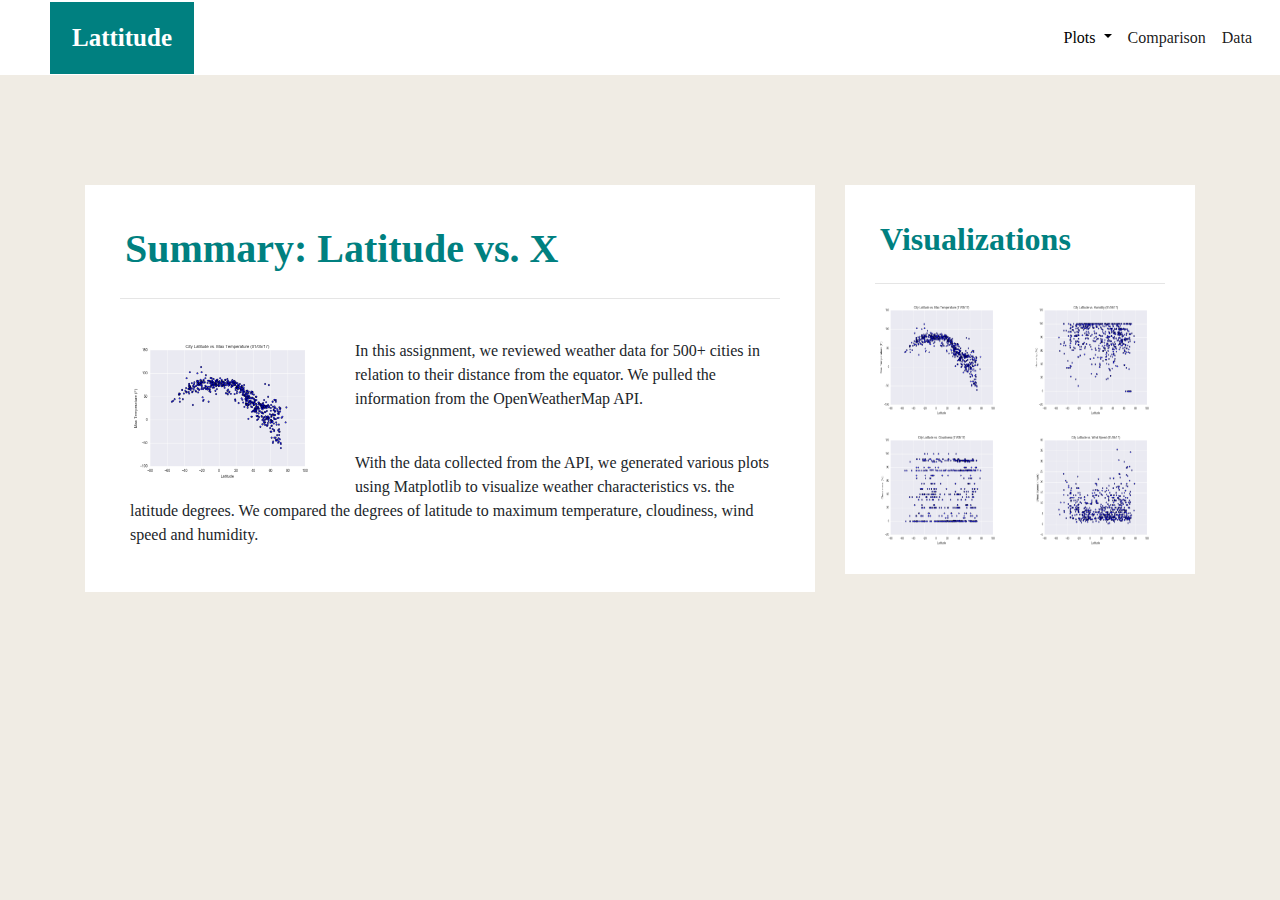
<file: index.html>
<!DOCTYPE html>
<html lang="en">

<head>
  <meta charset="UTF-8">
  <title>Web Challenge Assignment</title>
  <link rel="stylesheet" href="https://stackpath.bootstrapcdn.com/bootstrap/4.3.1/css/bootstrap.min.css" integrity="sha384-ggOyR0iXCbMQv3Xipma34MD+dH/1fQ784/j6cY/iJTQUOhcWr7x9JvoRxT2MZw1T" crossorigin="anonymous">
  <link rel="stylesheet" href="style.css">
</head>
<body>
  <nav class="navbar navbar-expand-lg navbar-light">
    <a class="navbar-brand" href="index.html">Lattitude</a>
    <button class="navbar-toggler" type="button" data-toggle="collapse" data-target="#navbarSupportedContent" aria-controls="navbarSupportedContent" aria-expanded="false" aria-label="Toggle navigation">
      <span class="navbar-toggler-icon"></span>
    </button>

    <div class="collapse navbar-collapse" id="navbarSupportedContent">
      <ul class="navbar-nav ml-auto">
        <li class="nav-item dropdown">
            <a class="nav-link dropdown-toggle" href="#" id="navbarDropdown" role="button" data-toggle="dropdown" aria-haspopup="true" aria-expanded="false">
              Plots
            </a>
            <div class="dropdown-menu" aria-labelledby="navbarDropdown">
              <a class="dropdown-item" href="Cloudiness_pg.html">Cloudiness</a>
              <a class="dropdown-item" href="Humidity_pg.html">Humidity</a>
              <a class="dropdown-item" href="Max_Temperature_pg.html">Max Temperature</a>
              <a class="dropdown-item" href="Wind_Speed_pg.html">Wind Speed</a>
            </div>
        </li>
        <li class="nav-item active">
          <a class="nav-link" href="Comparisons_pg.html">Comparison</a>
          <!--<span class="sr-only">(current)</span>-->
        </li>
        <li class="nav-item active">
          <a class="nav-link" href="Data_pg.html">Data</a>
        </li>
      </ul>
      </div>
 </nav>
    <div class="container">
        <div class="row">
            <!--bigger column with summary-->
            <div class="col-md-8 padding-rt">
              <div class="padding">
                <h1 class="index-header">Summary: Latitude vs. X</h1>
                <hr class="line1">
                <img src=".\Resources\assets\images\Fig1.png" class="rounded float-left wrap-img">
                <p>In this assignment, we reviewed weather data for 500+ cities in relation to their distance from the equator.  We pulled the information from the OpenWeatherMap API.</p>
                <p>With the data collected from the API, we generated various plots using Matplotlib to visualize weather characteristics vs. the latitude degrees. We compared the degrees of latitude to maximum temperature, cloudiness, wind speed and humidity.</p>
              </div>
            </div>
            <!--smaller column with Visualizations-->
            <div class="col-md-4 padding-lft">
              <div class="padding">
                <h2 class="index-header2">Visualizations</h2>
                <hr class="line2">
                <div class="group-imgs">
                    <img src=".\Resources\assets\images\Fig1.png" class="rounded img-thumbnail small-imgs" alt="...">
                    <img src=".\Resources\\assets\images\Fig2.png" class="rounded img-thumbnail small-imgs" alt="...">  
                    <img src=".\Resources\\assets\images\Fig3.png" class="rounded img-thumbnail small-imgs" alt="...">
                    <img src=".\Resources\\assets\images\Fig4.png" class="rounded img-thumbnail small-imgs" alt="..."> 
                  </div>
              </div>
            </div>
        </div>
    </div>

<script src="https://code.jquery.com/jquery-3.3.1.slim.min.js" integrity="sha384-q8i/X+965DzO0rT7abK41JStQIAqVgRVzpbzo5smXKp4YfRvH+8abtTE1Pi6jizo" crossorigin="anonymous"></script>
<script src="https://cdnjs.cloudflare.com/ajax/libs/popper.js/1.14.7/umd/popper.min.js" integrity="sha384-UO2eT0CpHqdSJQ6hJty5KVphtPhzWj9WO1clHTMGa3JDZwrnQq4sF86dIHNDz0W1" crossorigin="anonymous"></script>
<script src="https://stackpath.bootstrapcdn.com/bootstrap/4.3.1/js/bootstrap.min.js" integrity="sha384-JjSmVgyd0p3pXB1rRibZUAYoIIy6OrQ6VrjIEaFf/nJGzIxFDsf4x0xIM+B07jRM" crossorigin="anonymous"></script>

</body>
</html>
</file>
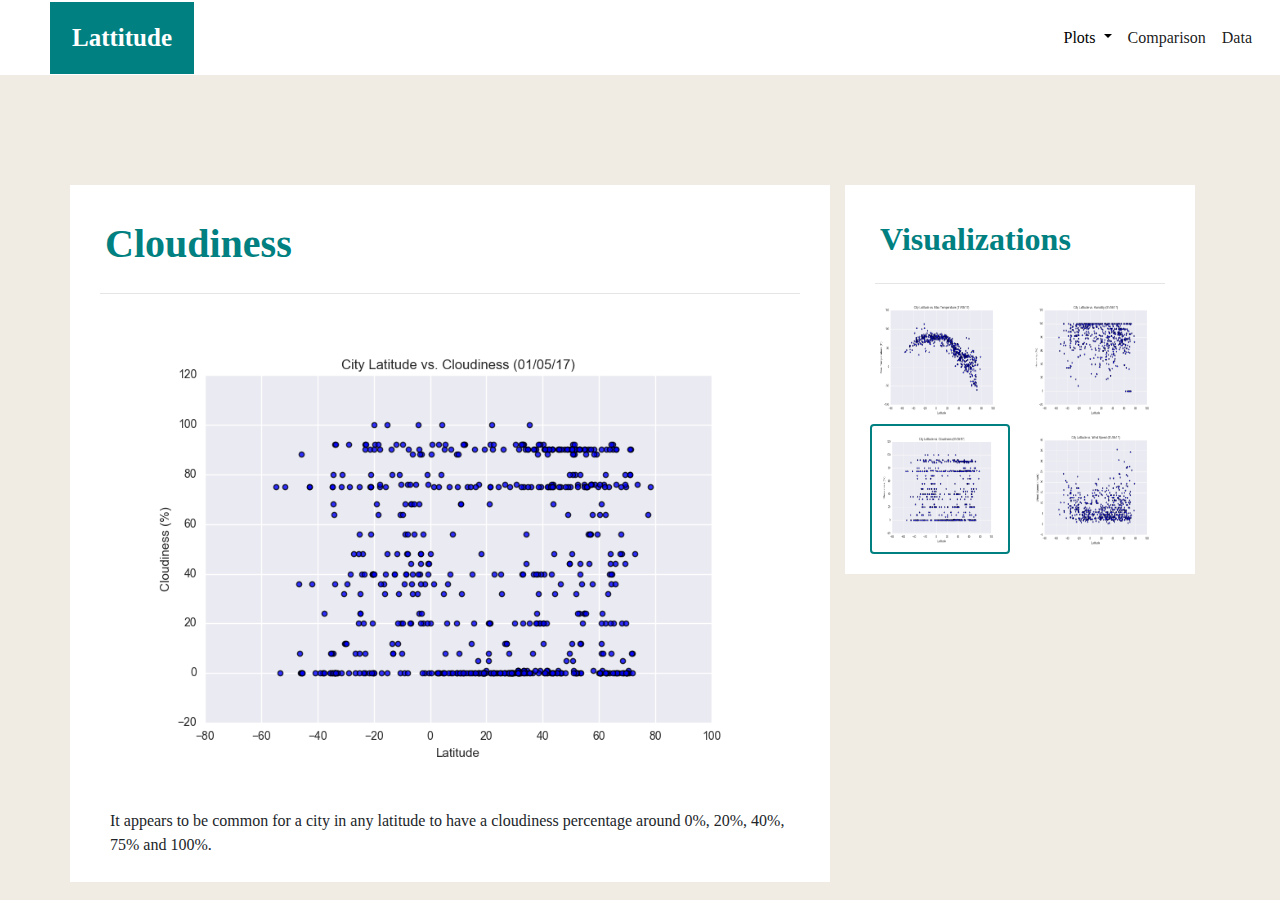
<file: Cloudiness_pg.html>
<!DOCTYPE html>
<html lang="en">

<head>
  <meta charset="UTF-8">
  <title>Web Challenge Assignment</title>
  <link rel="stylesheet" href="https://stackpath.bootstrapcdn.com/bootstrap/4.3.1/css/bootstrap.min.css" integrity="sha384-ggOyR0iXCbMQv3Xipma34MD+dH/1fQ784/j6cY/iJTQUOhcWr7x9JvoRxT2MZw1T" crossorigin="anonymous">
  <link rel="stylesheet" href="style.css">
</head>
<body>
  <nav class="navbar navbar-expand-lg navbar-light">
    <a class="navbar-brand" href="index.html">Lattitude</a>
    <button class="navbar-toggler" type="button" data-toggle="collapse" data-target="#navbarSupportedContent" aria-controls="navbarSupportedContent" aria-expanded="false" aria-label="Toggle navigation">
      <span class="navbar-toggler-icon"></span>
    </button>

    <div class="collapse navbar-collapse" id="navbarSupportedContent">
      <ul class="navbar-nav ml-auto">
        <li class="nav-item dropdown">
            <a class="nav-link dropdown-toggle" href="#" id="navbarDropdown" role="button" data-toggle="dropdown" aria-haspopup="true" aria-expanded="false">
              Plots
            </a>
            <div class="dropdown-menu" aria-labelledby="navbarDropdown">
              <a class="dropdown-item" href="Cloudiness_pg.html">Cloudiness</a>
              <a class="dropdown-item" href="Humidity_pg.html">Humidity</a>
              <a class="dropdown-item" href="Max_Temperature_pg.html">Max Temperature</a>
              <a class="dropdown-item" href="Wind_Speed_pg.html">Wind Speed</a>
            </div>
        </li>
        <li class="nav-item active">
          <a class="nav-link" href="Comparisons_pg.html">Comparison</a>
          <!--<span class="sr-only">(current)</span>-->
        </li>
        <li class="nav-item active">
          <a class="nav-link" href="Data_pg.html">Data</a>
        </li>
      </ul>
      </div>
 </nav>
    <div class="container">
        <div class="row">
            <!--bigger column with summary-->
            <div class="col-md-8 padding-rt max-temp">
                <h1 class="index-header">Cloudiness</h1>
                <hr class="line1">
                <div class="center-img">
                    <img src=".\Resources\assets\images\Fig3.png" class="rounded max-temp-img" alt="...">
                </div>
                <p class="tighter-spacing">It appears to be common for a city in any latitude to have a cloudiness percentage around 0%, 20%, 40%, 75% and 100%.
                </p>
            </div>
            <!--smaller column with Visualizations-->
            <div class="col-md-4 padding-lft">
              <div class="padding">
                <h2 class="index-header2">Visualizations</h2>
                <hr class="line2">
                <div class="group-imgs">
                    <img src=".\Resources\assets\images\Fig1.png" class="rounded img-thumbnail small-imgs" alt="...">
                    <img src=".\Resources\\assets\images\Fig2.png" class="rounded img-thumbnail small-imgs" alt="...">  
                    <img src=".\Resources\\assets\images\Fig3.png" class="rounded img-thumbnail small-imgs selected-img" alt="...">
                    <img src=".\Resources\\assets\images\Fig4.png" class="rounded img-thumbnail small-imgs" alt="..."> 
                  </div>
              </div>
            </div>
        </div>
    </div>

<script src="https://code.jquery.com/jquery-3.3.1.slim.min.js" integrity="sha384-q8i/X+965DzO0rT7abK41JStQIAqVgRVzpbzo5smXKp4YfRvH+8abtTE1Pi6jizo" crossorigin="anonymous"></script>
<script src="https://cdnjs.cloudflare.com/ajax/libs/popper.js/1.14.7/umd/popper.min.js" integrity="sha384-UO2eT0CpHqdSJQ6hJty5KVphtPhzWj9WO1clHTMGa3JDZwrnQq4sF86dIHNDz0W1" crossorigin="anonymous"></script>
<script src="https://stackpath.bootstrapcdn.com/bootstrap/4.3.1/js/bootstrap.min.js" integrity="sha384-JjSmVgyd0p3pXB1rRibZUAYoIIy6OrQ6VrjIEaFf/nJGzIxFDsf4x0xIM+B07jRM" crossorigin="anonymous"></script>

</body>
</html>
</file>
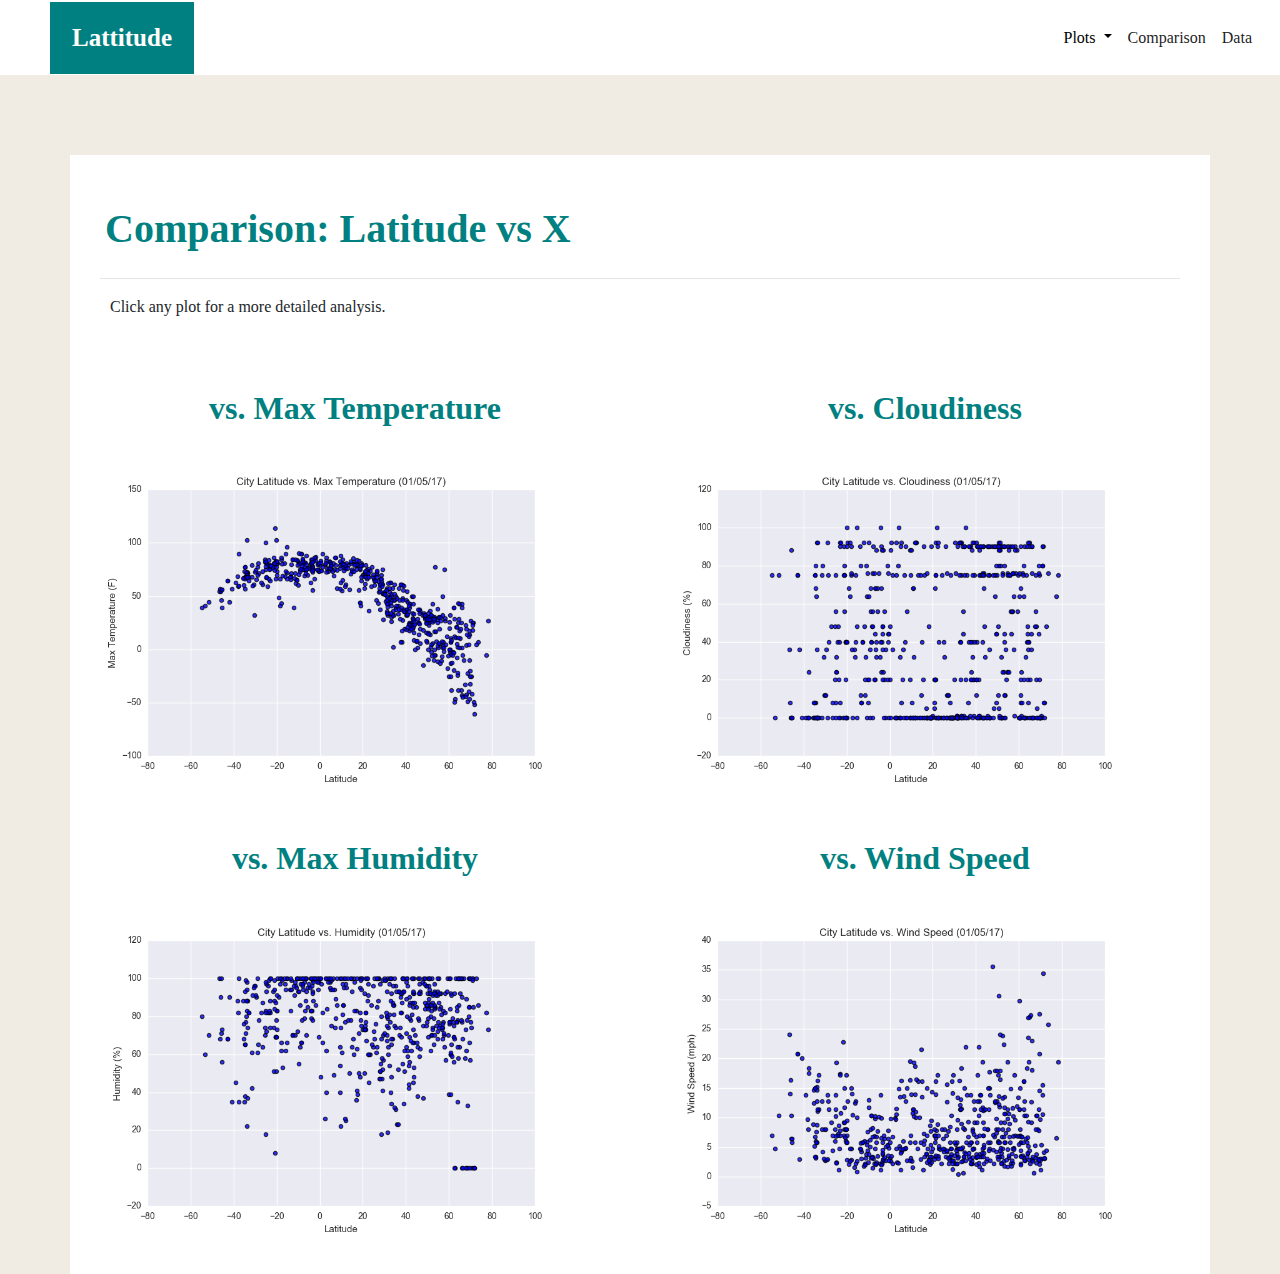
<file: Comparisons_pg.html>
<!DOCTYPE html>
<html lang="en">

<head>
    <meta charset="UTF-8">
    <title>Web Challenge Assignment</title>
    <link rel="stylesheet" href="https://stackpath.bootstrapcdn.com/bootstrap/4.3.1/css/bootstrap.min.css"
        integrity="sha384-ggOyR0iXCbMQv3Xipma34MD+dH/1fQ784/j6cY/iJTQUOhcWr7x9JvoRxT2MZw1T" crossorigin="anonymous">
    <link rel="stylesheet" href="style.css">
</head>

<body>
    <nav class="navbar navbar-expand-lg navbar-light">
        <a class="navbar-brand" href="index.html">Lattitude</a>
        <button class="navbar-toggler" type="button" data-toggle="collapse" data-target="#navbarSupportedContent"
            aria-controls="navbarSupportedContent" aria-expanded="false" aria-label="Toggle navigation">
            <span class="navbar-toggler-icon"></span>
        </button>

        <div class="collapse navbar-collapse" id="navbarSupportedContent">
            <ul class="navbar-nav ml-auto">
                <li class="nav-item dropdown">
                    <a class="nav-link dropdown-toggle" href="#" id="navbarDropdown" role="button"
                        data-toggle="dropdown" aria-haspopup="true" aria-expanded="false">
                        Plots
                    </a>
                    <div class="dropdown-menu" aria-labelledby="navbarDropdown">
                        <a class="dropdown-item" href="Cloudiness_pg.html">Cloudiness</a>
                        <a class="dropdown-item" href="Humidity_pg.html">Humidity</a>
                        <a class="dropdown-item" href="Max_Temperature_pg.html">Max Temperature</a>
                        <a class="dropdown-item" href="Wind_Speed_pg.html">Wind Speed</a>
                    </div>
                </li>
                <li class="nav-item active">
                    <a class="nav-link" href="Comparisons_pg.html">Comparison</a>
                    <!--<span class="sr-only">(current)</span>-->
                </li>
                <li class="nav-item active">
                    <a class="nav-link" href="Data_pg.html">Data</a>
                </li>
            </ul>
        </div>
    </nav>
    <div class="container">
        <div class="row comparison-row">
            <div class="col-md-12">
                <h1 class="index-header">Comparison: Latitude vs X</h1>
                <hr class="line1">
                <p class="tighter-spacing">Click any plot for a more detailed analysis.</p>
            </div>
        </div>
        <div class="row comparison-row">
            <div class="col-md-6">
                <h2 class="index-header2 text-center">vs. Max Temperature</h2>
                <a href="Max_Temperature_pg.html">
                    <img src=".\Resources\assets\images\Fig1.png" class="rounded comparison-img" alt="...">
                </a>
                <h2 class="index-header2 text-center">vs. Max Humidity</h2>
                <a href="Humidity_pg.html">
                    <img src=".\Resources\\assets\images\Fig2.png" class="rounded comparison-img" alt="...">
                </a>
            </div>
            <div class="col-md-6">
                <h2 class="index-header2 text-center">vs. Cloudiness</h2>
                <a href="Cloudiness_pg.html">
                    <img src=".\Resources\\assets\images\Fig3.png" class="rounded comparison-img" alt="...">
                </a>
                <h2 class="index-header2 text-center">vs. Wind Speed</h2>
                <a href="Wind_Speed_pg.html">
                    <img src=".\Resources\\assets\images\Fig4.png" class="rounded comparison-img" alt="...">
                </a>
            </div>
        </div>

        <script src="https://code.jquery.com/jquery-3.3.1.slim.min.js"
            integrity="sha384-q8i/X+965DzO0rT7abK41JStQIAqVgRVzpbzo5smXKp4YfRvH+8abtTE1Pi6jizo"
            crossorigin="anonymous"></script>
        <script src="https://cdnjs.cloudflare.com/ajax/libs/popper.js/1.14.7/umd/popper.min.js"
            integrity="sha384-UO2eT0CpHqdSJQ6hJty5KVphtPhzWj9WO1clHTMGa3JDZwrnQq4sF86dIHNDz0W1"
            crossorigin="anonymous"></script>
        <script src="https://stackpath.bootstrapcdn.com/bootstrap/4.3.1/js/bootstrap.min.js"
            integrity="sha384-JjSmVgyd0p3pXB1rRibZUAYoIIy6OrQ6VrjIEaFf/nJGzIxFDsf4x0xIM+B07jRM"
            crossorigin="anonymous"></script>

</body>

</html>
</file>
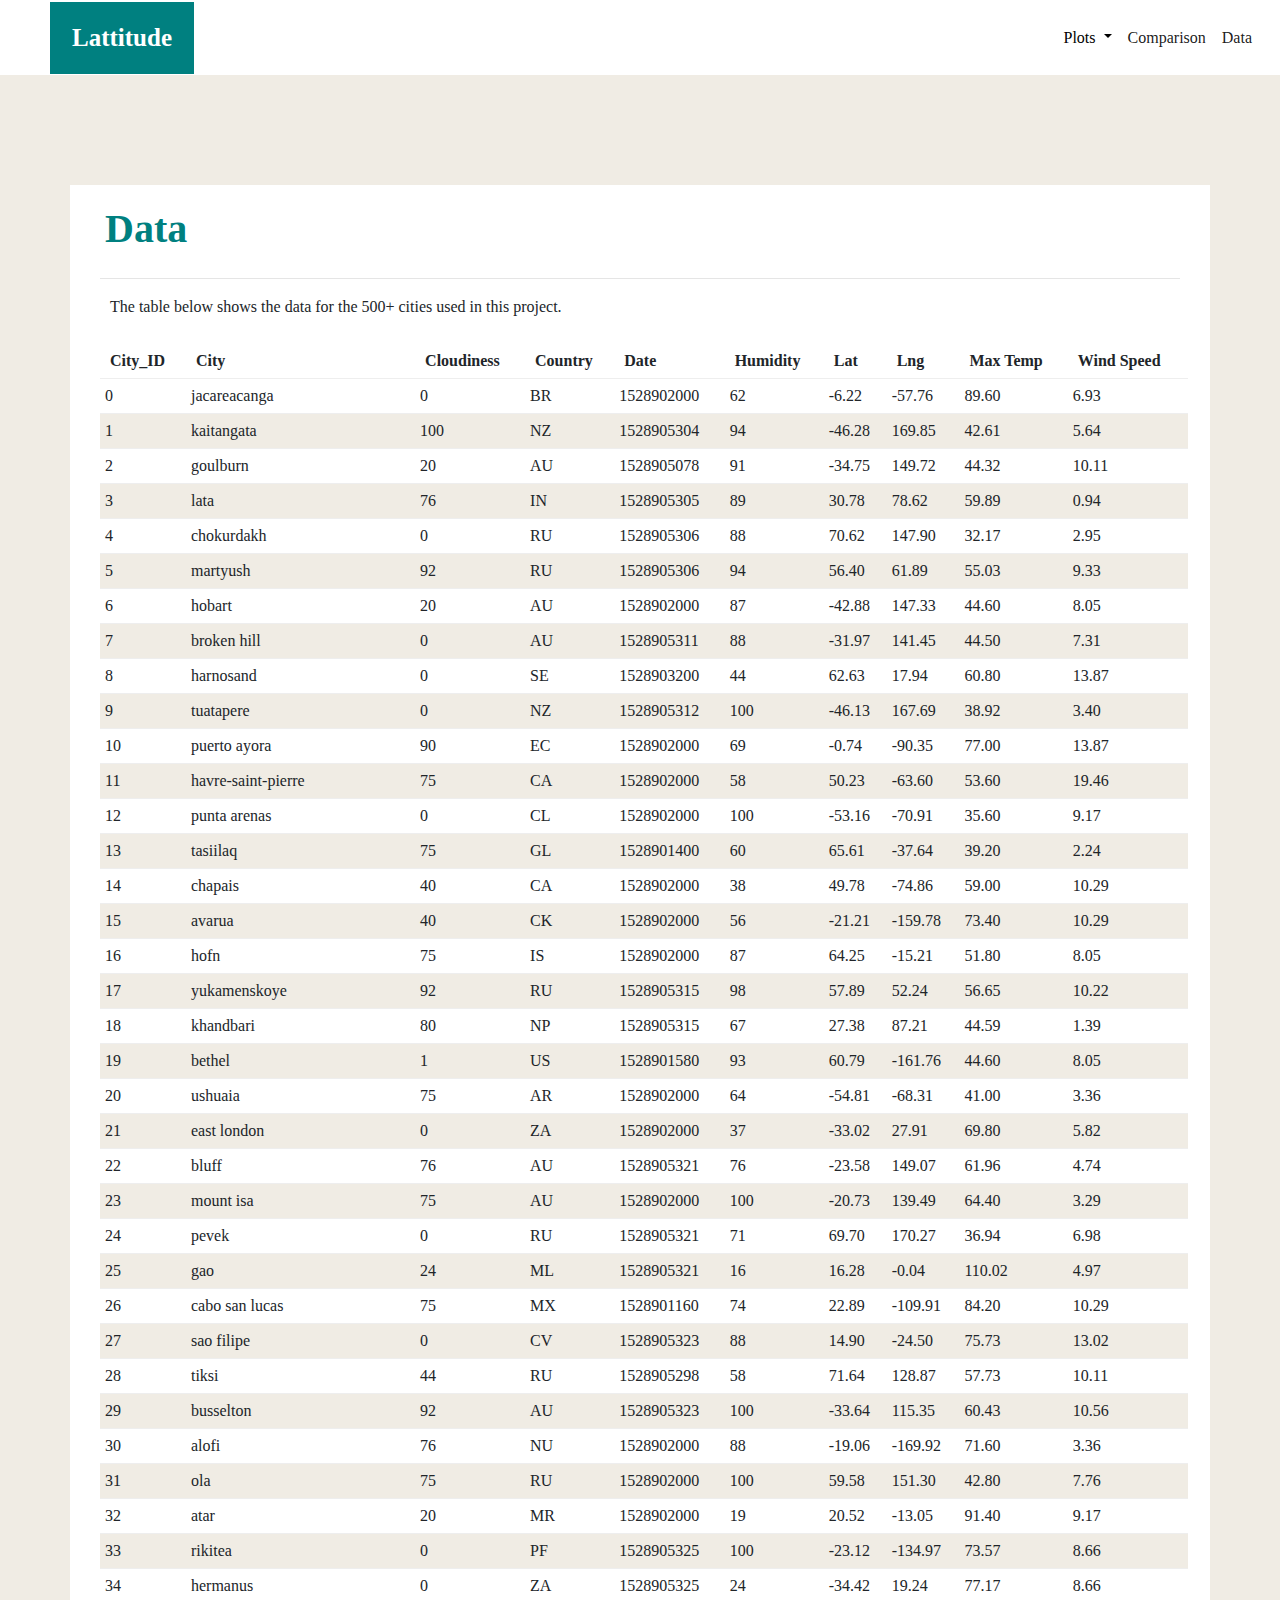
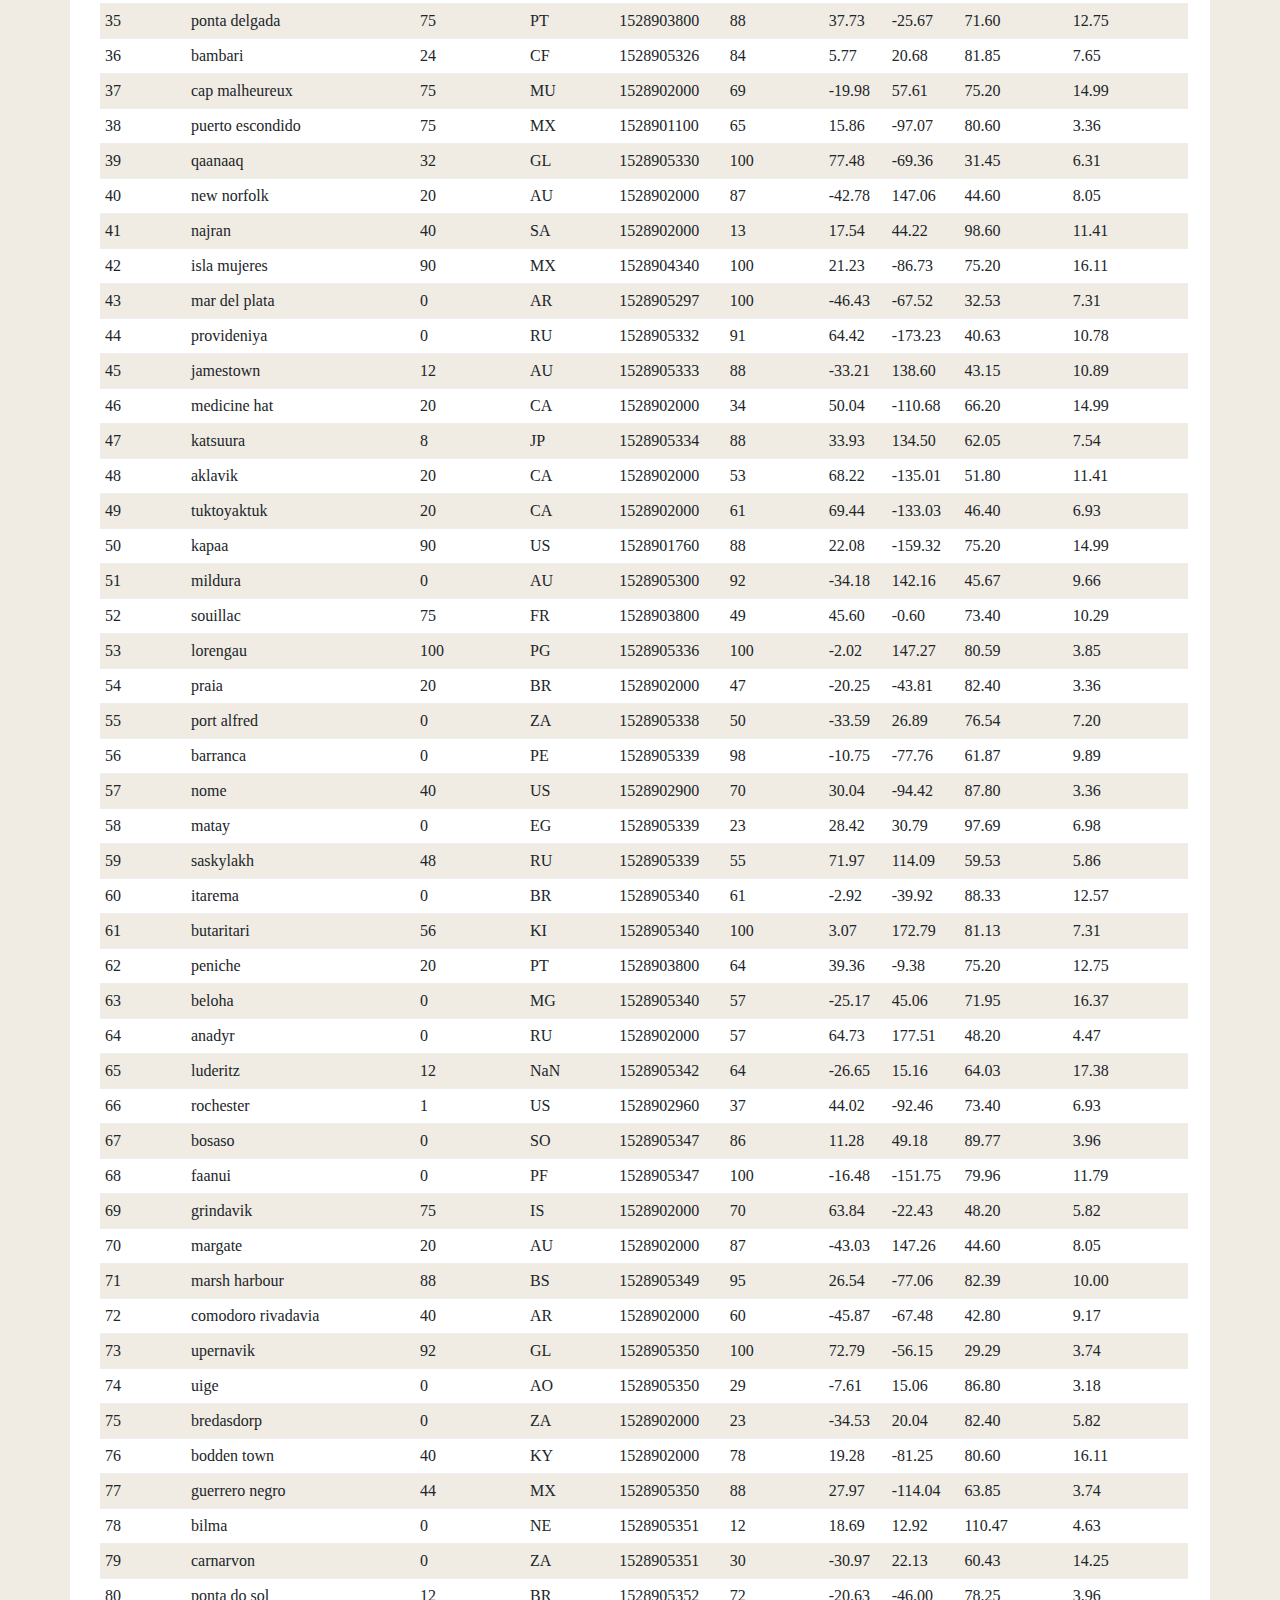
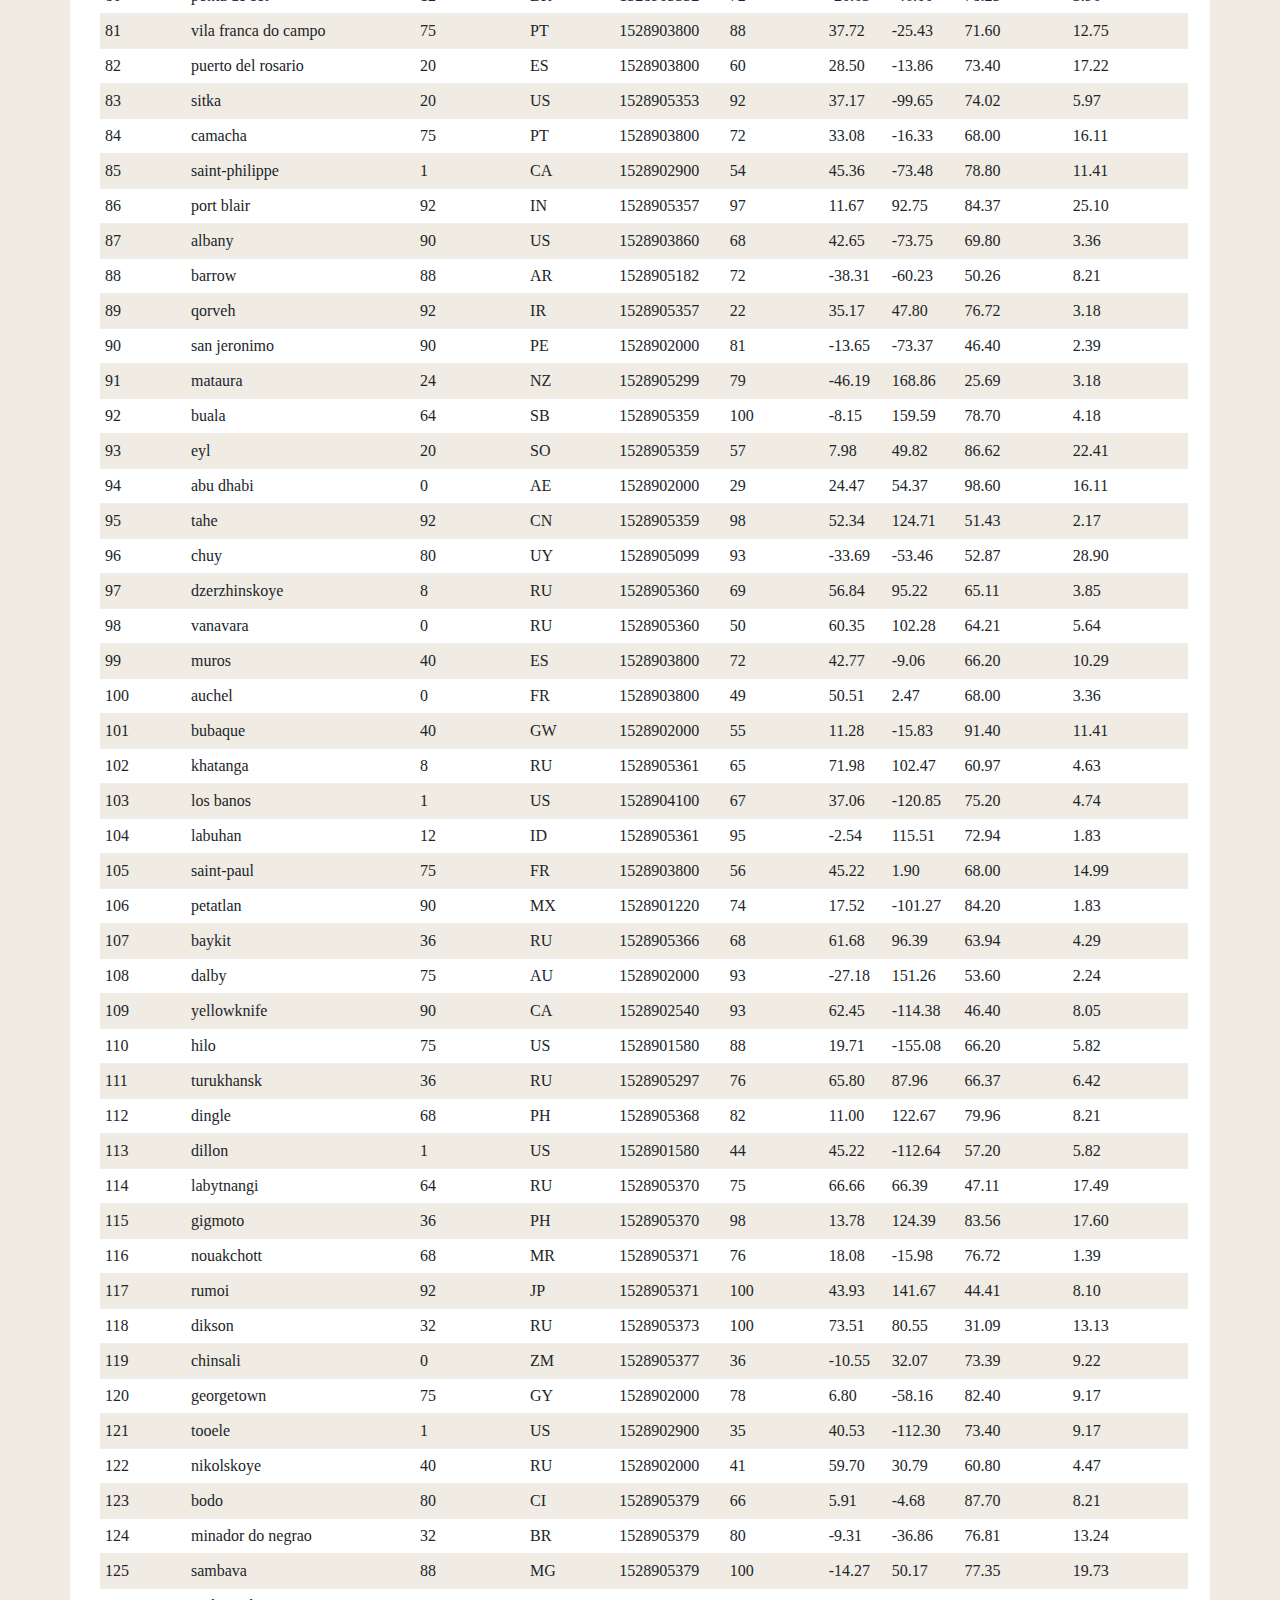
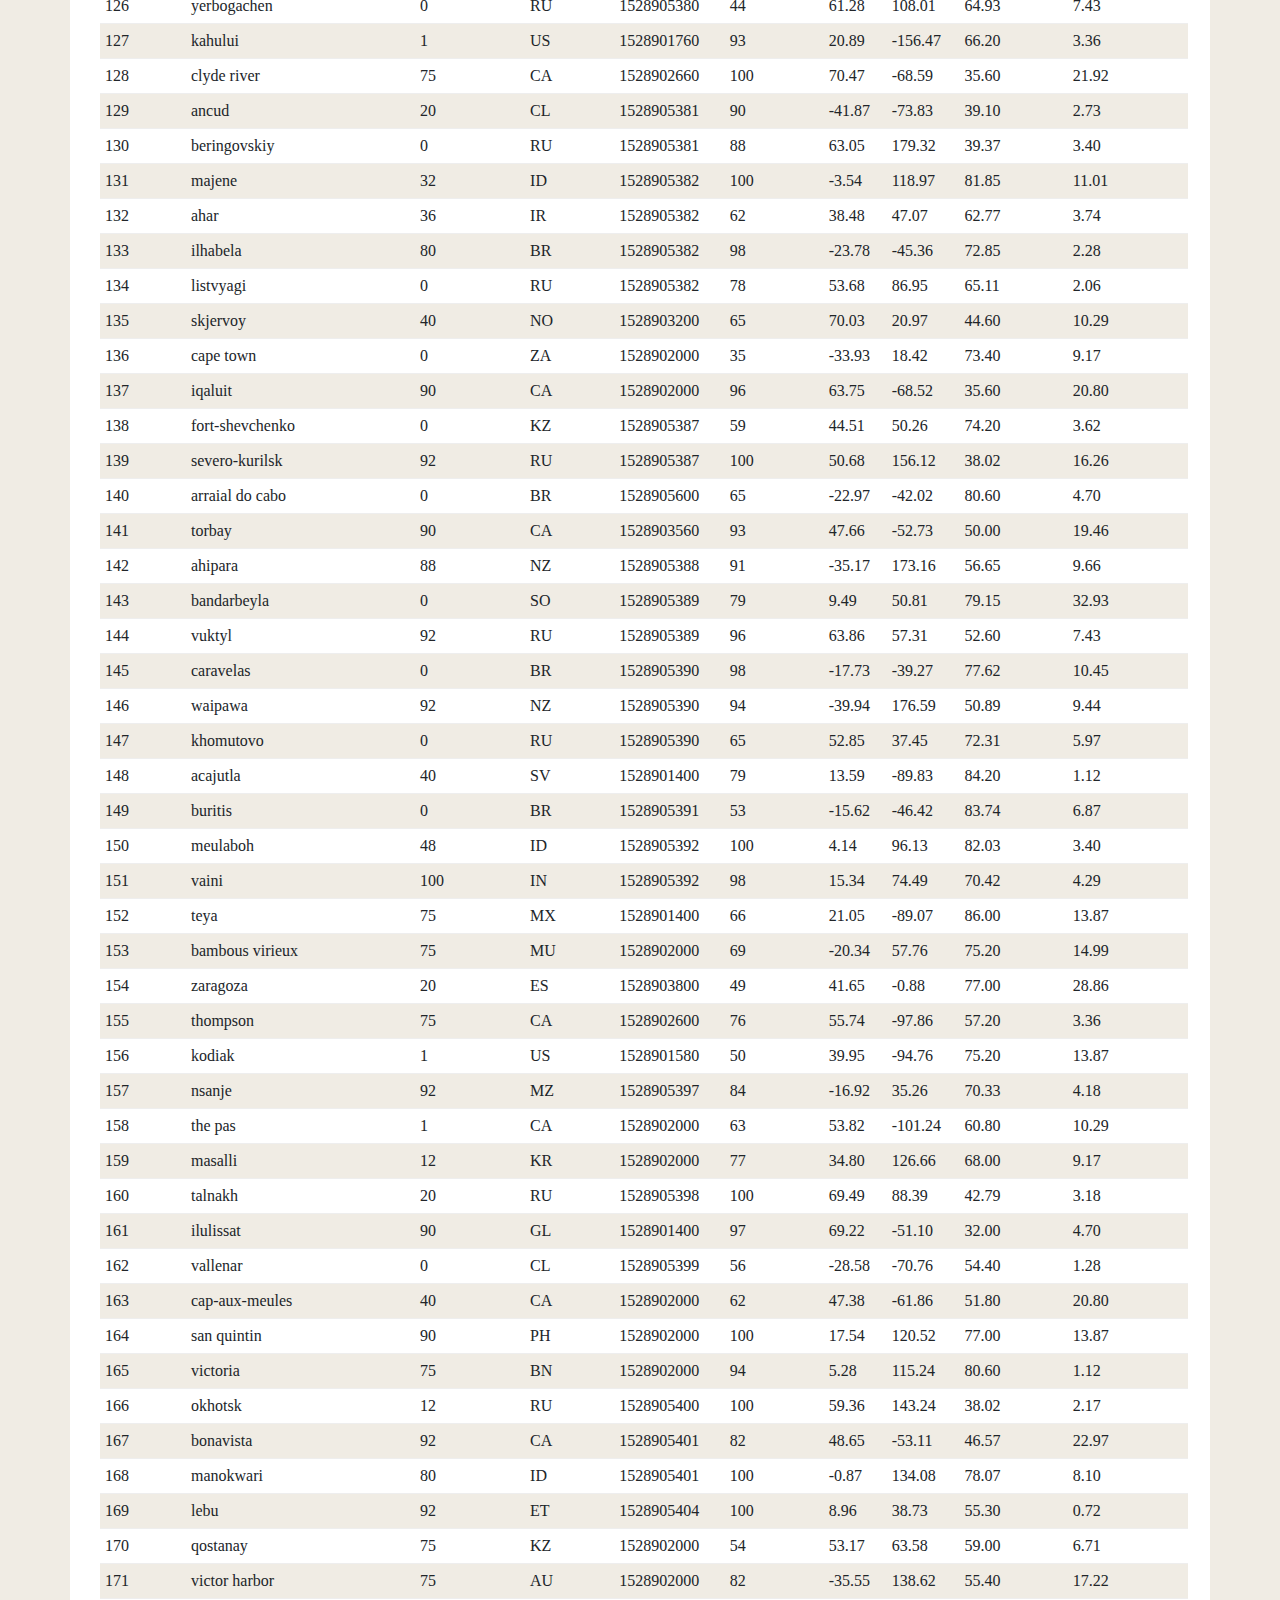
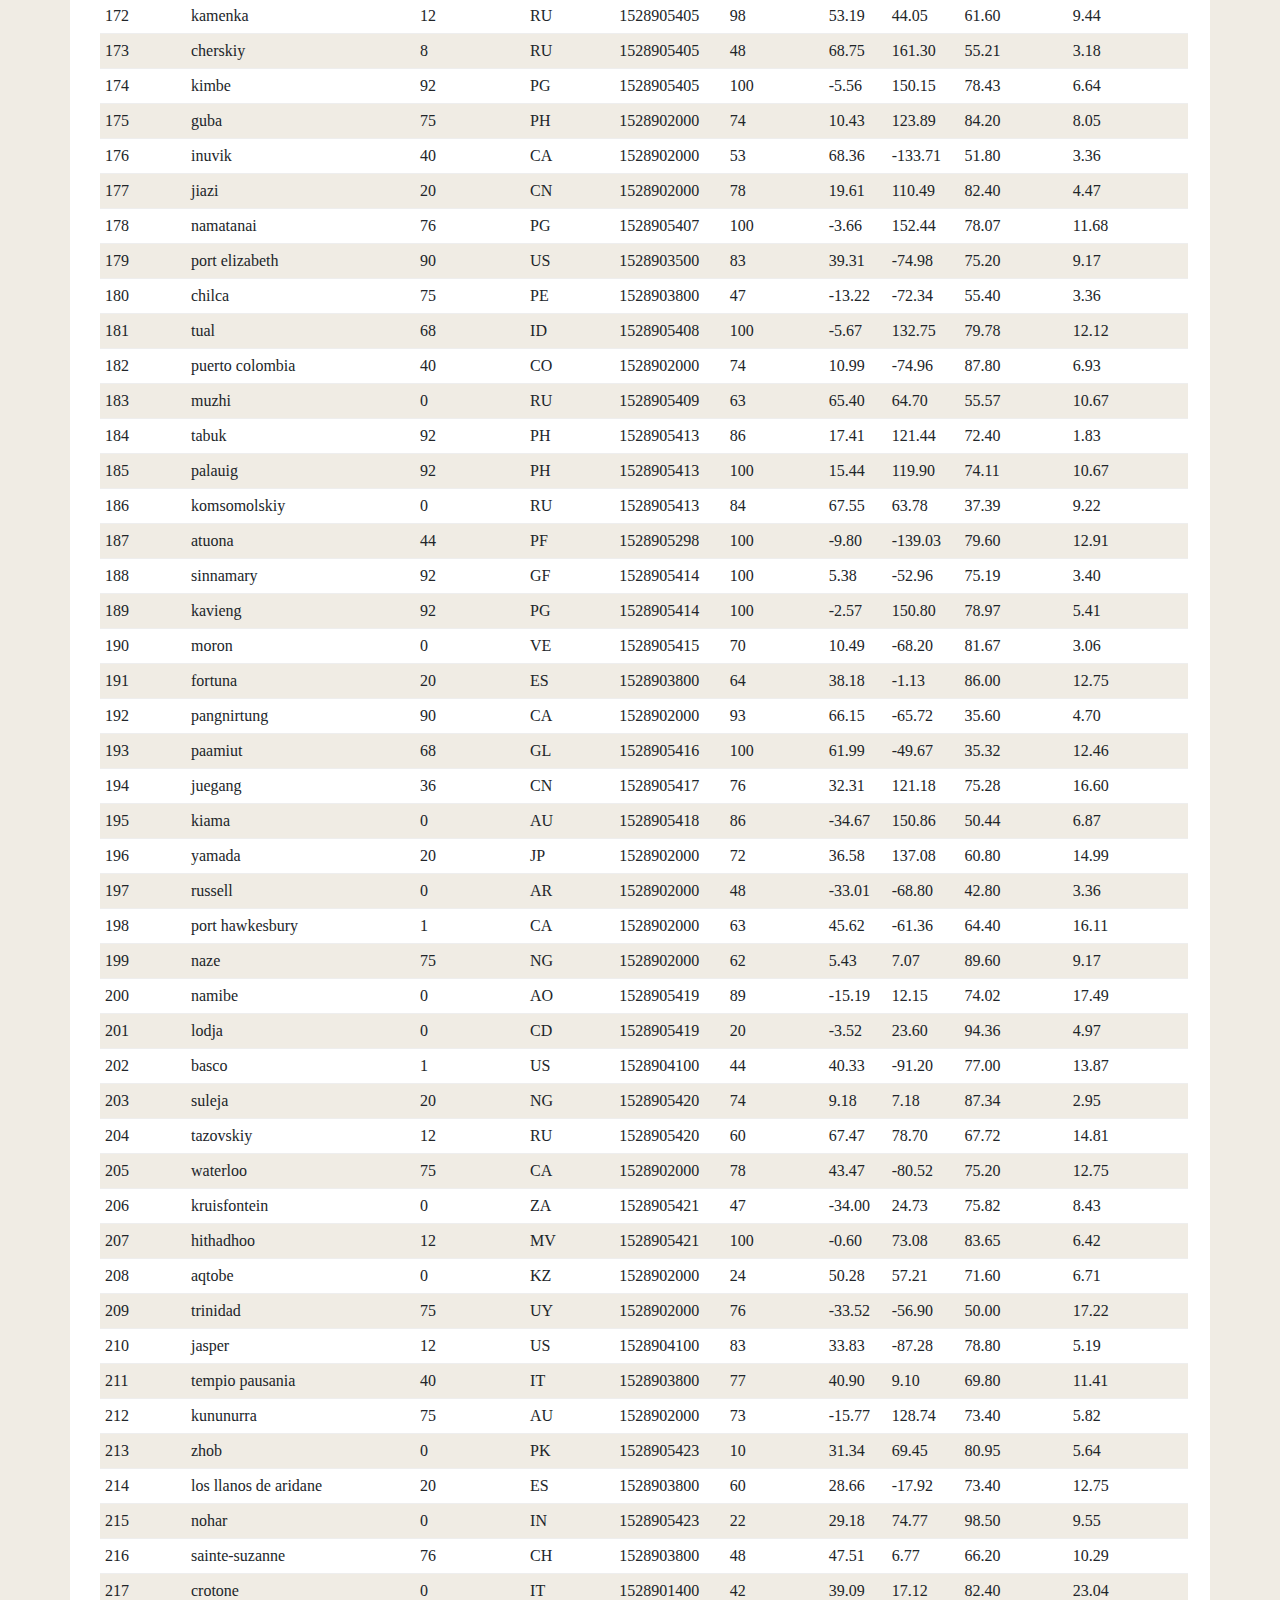
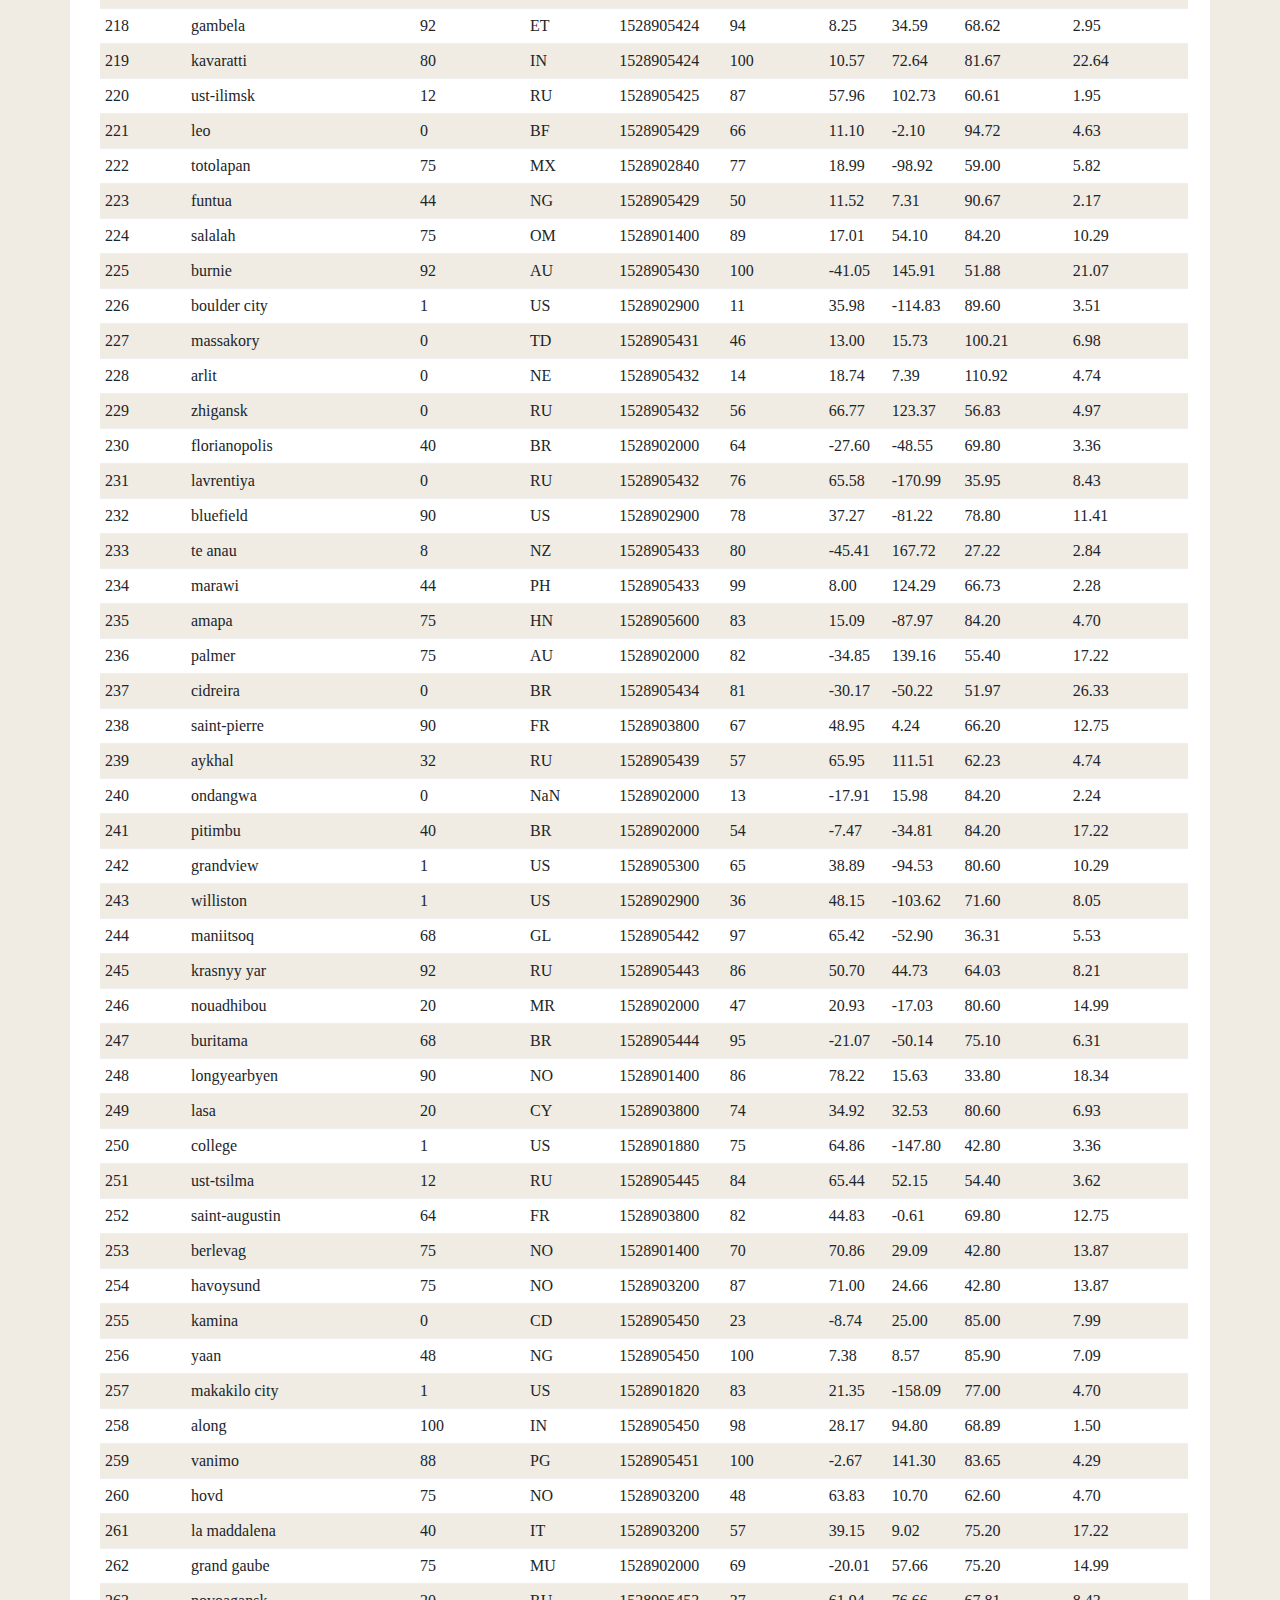
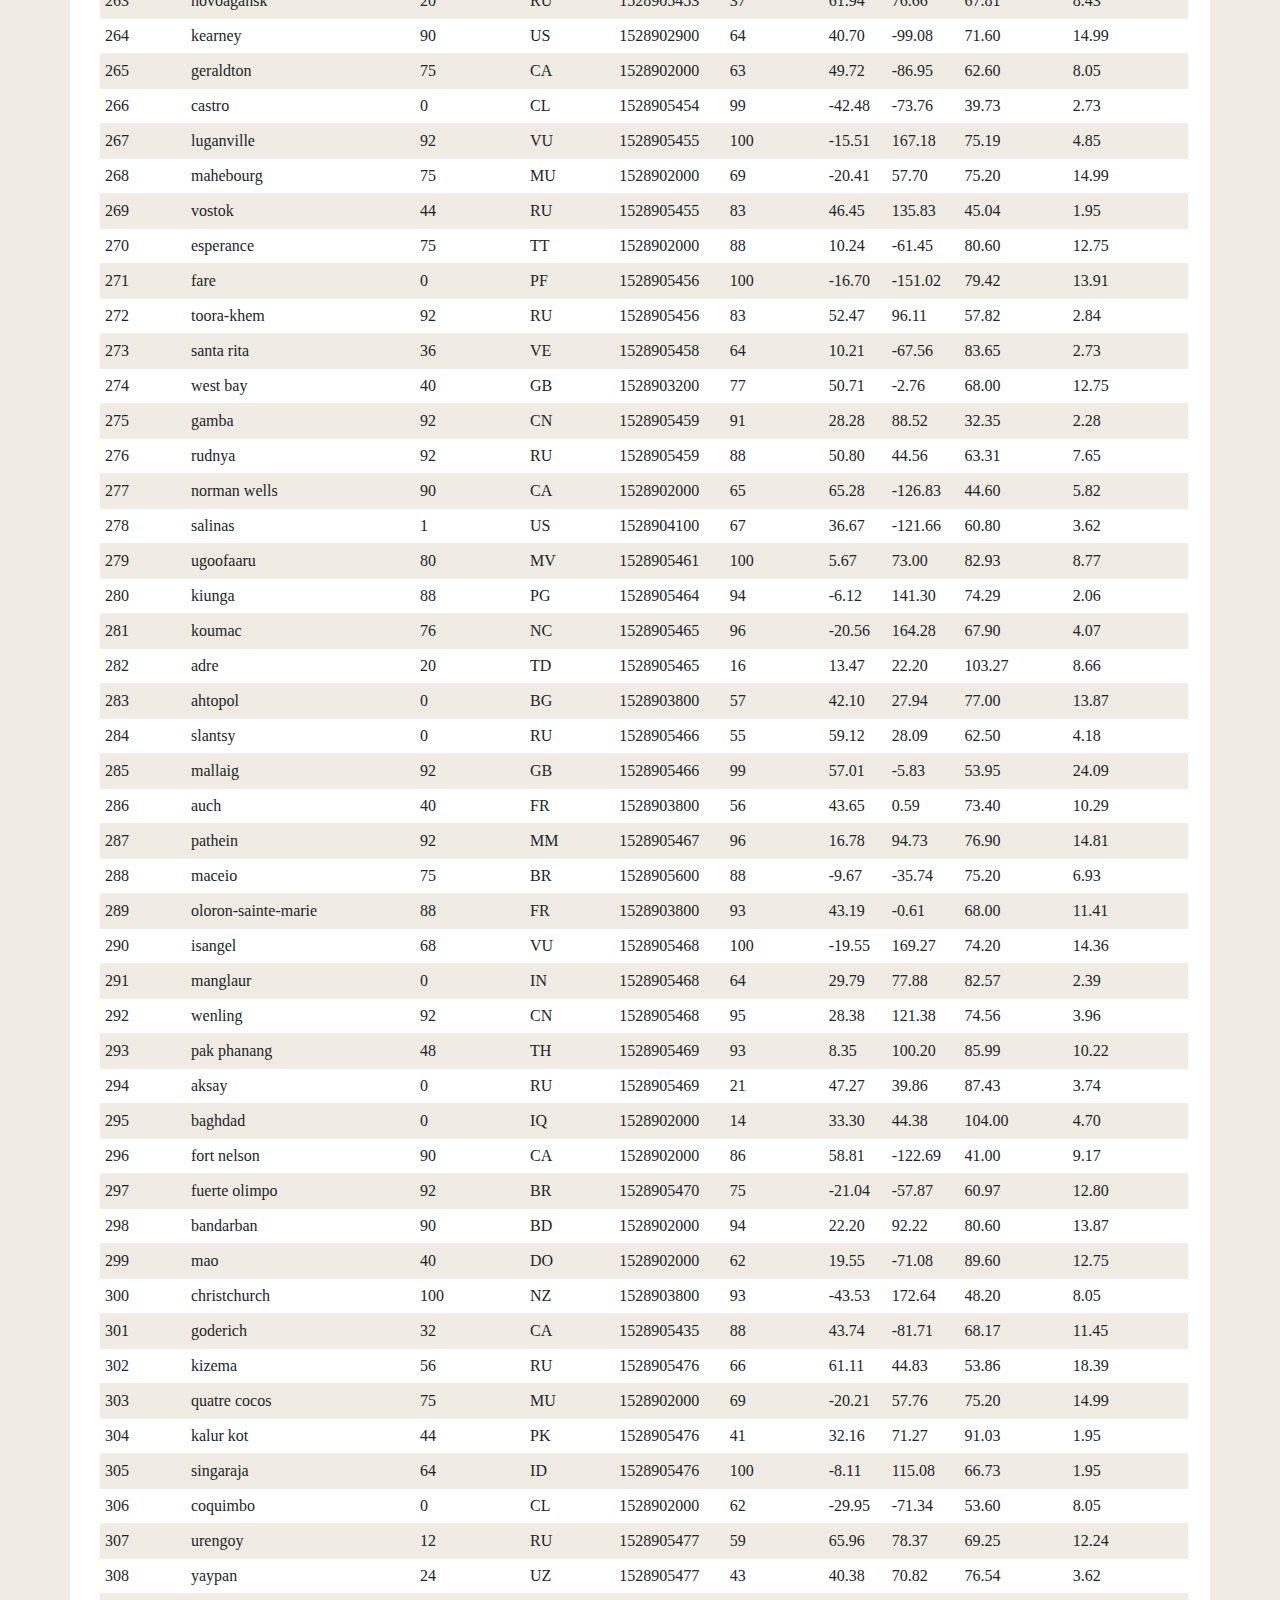
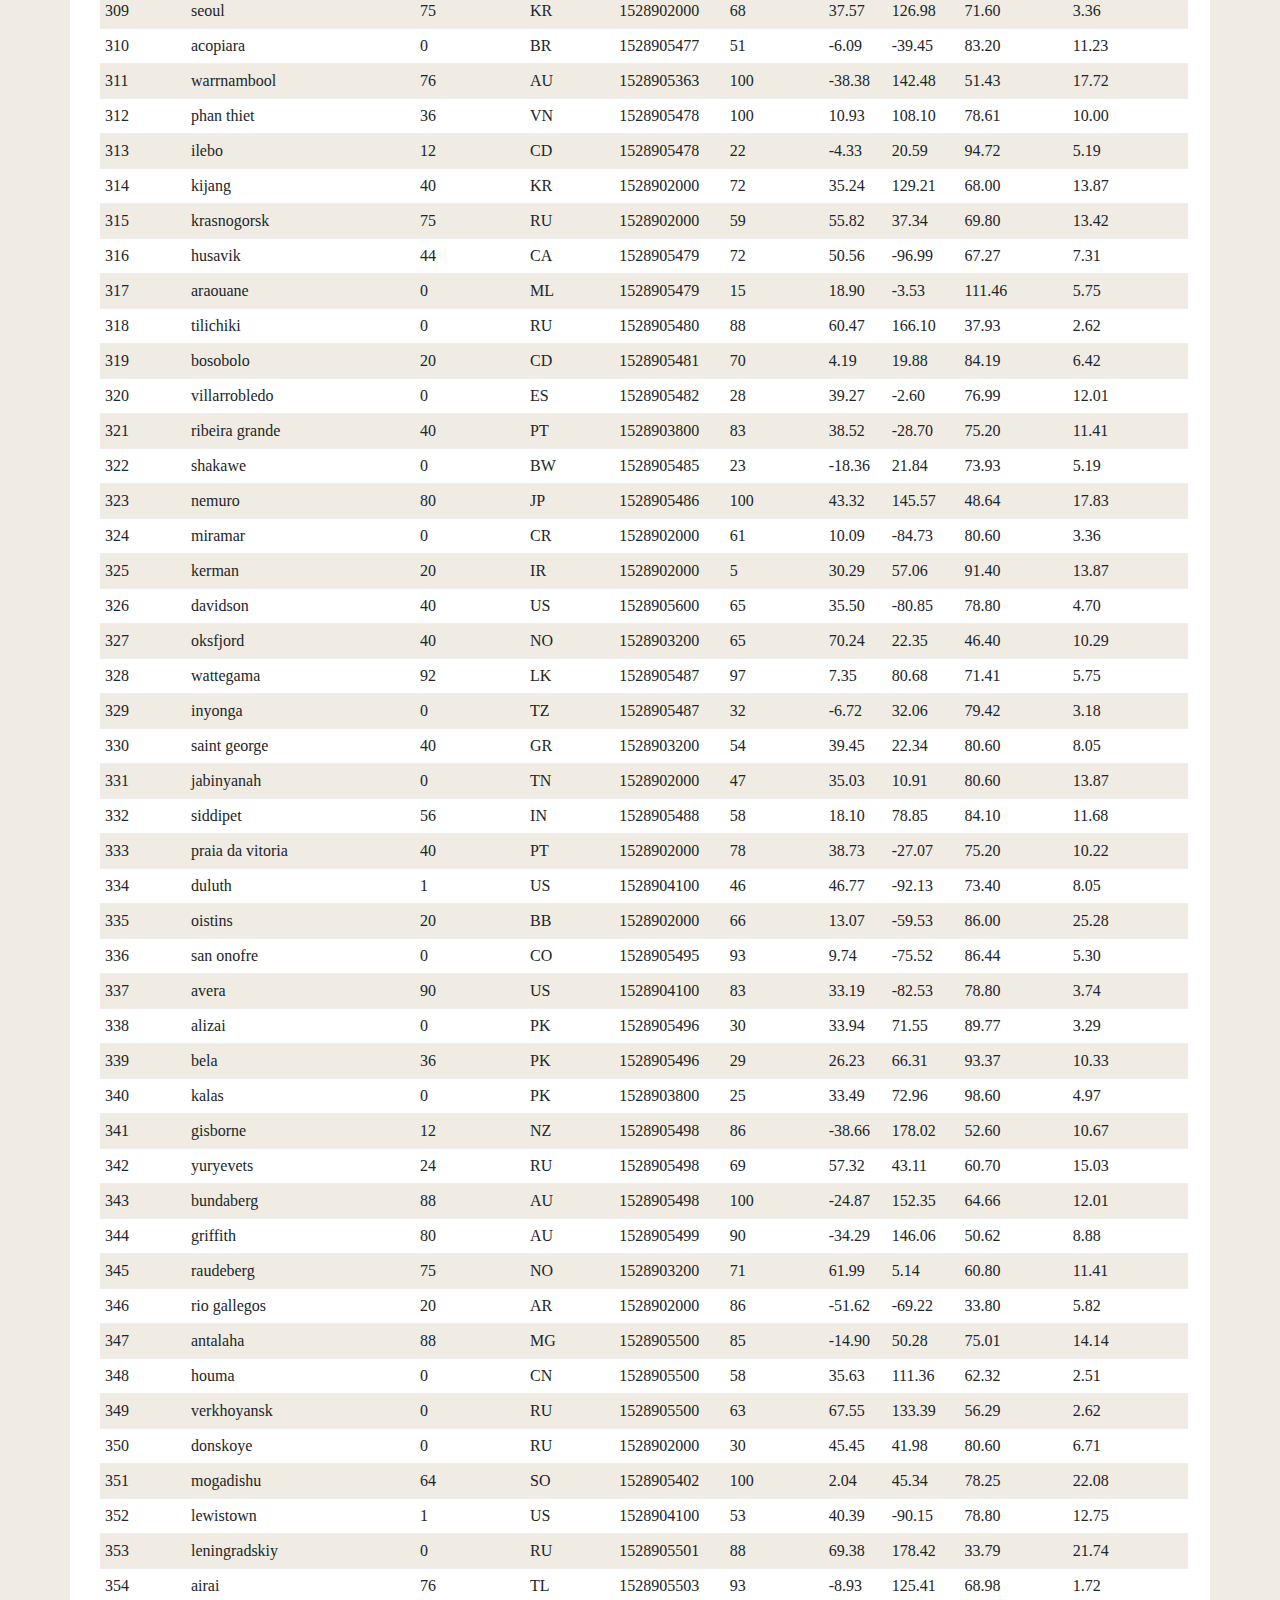
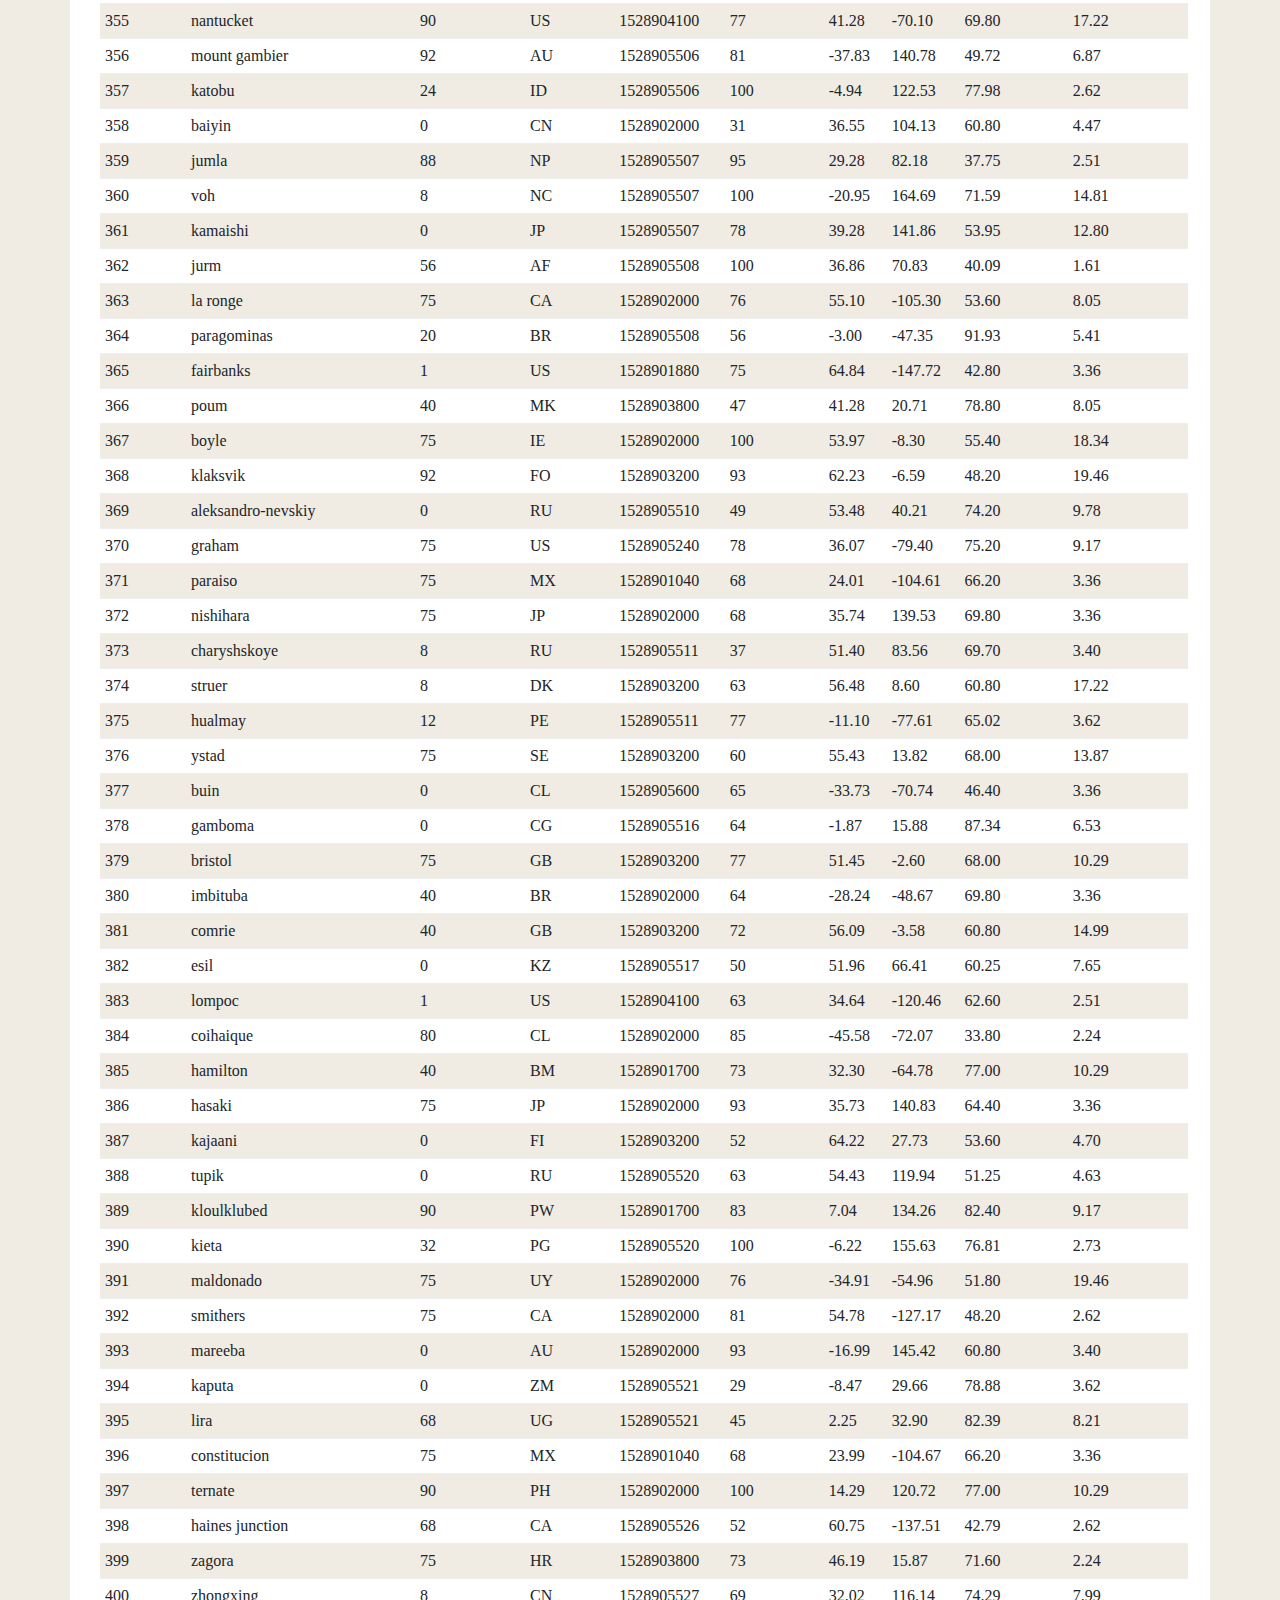
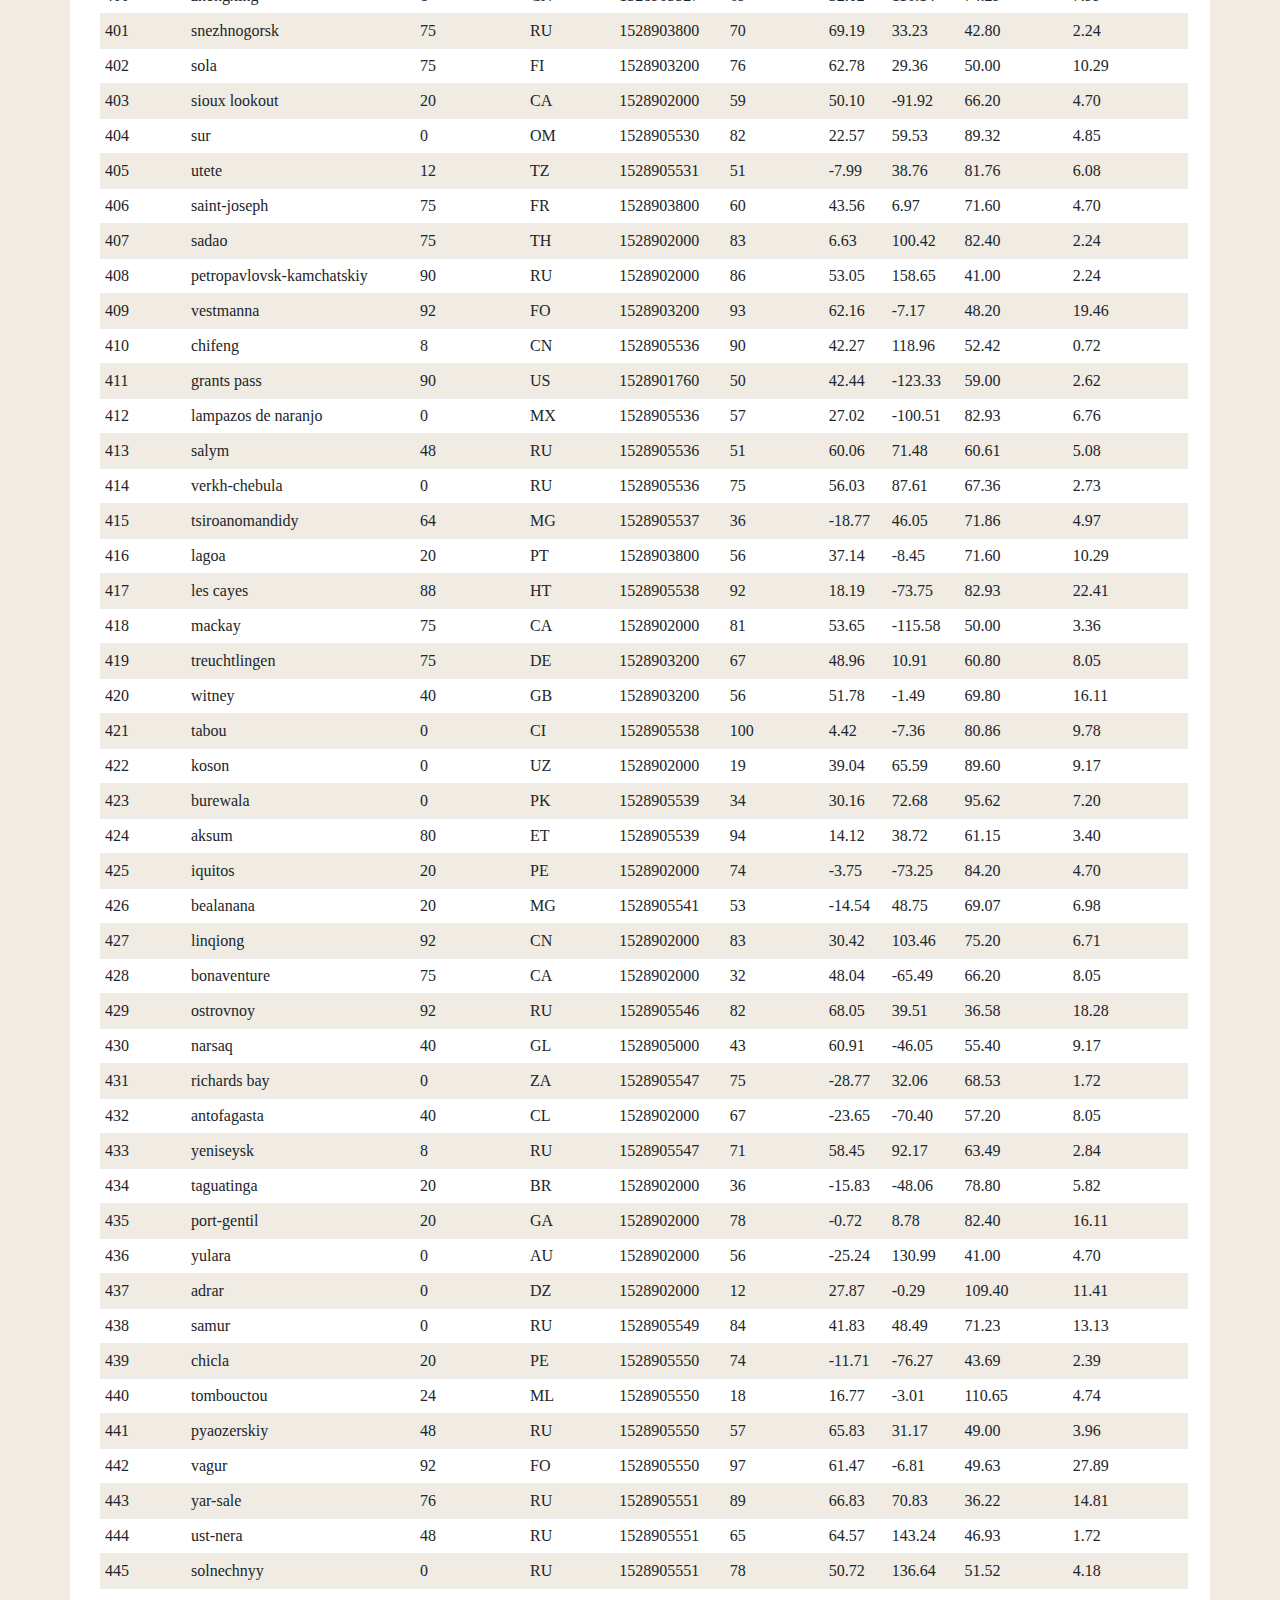
<file: Data_pg.html>
<!DOCTYPE html>
<html lang="en">

<head>
    <meta charset="UTF-8">
    <title>Web Challenge Assignment</title>
    <link rel="stylesheet" href="https://stackpath.bootstrapcdn.com/bootstrap/4.3.1/css/bootstrap.min.css"
        integrity="sha384-ggOyR0iXCbMQv3Xipma34MD+dH/1fQ784/j6cY/iJTQUOhcWr7x9JvoRxT2MZw1T" crossorigin="anonymous">
    <link rel="stylesheet" href="style.css">
</head>

<body>
    <nav class="navbar navbar-expand-lg navbar-light">
        <a class="navbar-brand" href="index.html">Lattitude</a>
        <button class="navbar-toggler" type="button" data-toggle="collapse" data-target="#navbarSupportedContent"
            aria-controls="navbarSupportedContent" aria-expanded="false" aria-label="Toggle navigation">
            <span class="navbar-toggler-icon"></span>
        </button>

        <div class="collapse navbar-collapse" id="navbarSupportedContent">
            <ul class="navbar-nav ml-auto">
                <li class="nav-item dropdown">
                    <a class="nav-link dropdown-toggle" href="#" id="navbarDropdown" role="button"
                        data-toggle="dropdown" aria-haspopup="true" aria-expanded="false">
                        Plots
                    </a>
                    <div class="dropdown-menu" aria-labelledby="navbarDropdown">
                        <a class="dropdown-item" href="Cloudiness_pg.html">Cloudiness</a>
                        <a class="dropdown-item" href="Humidity_pg.html">Humidity</a>
                        <a class="dropdown-item" href="Max_Temperature_pg.html">Max Temperature</a>
                        <a class="dropdown-item" href="Wind_Speed_pg.html">Wind Speed</a>
                    </div>
                </li>
                <li class="nav-item active">
                    <a class="nav-link" href="Comparisons_pg.html">Comparison</a>
                    <!--<span class="sr-only">(current)</span>-->
                </li>
                <li class="nav-item active">
                    <a class="nav-link" href="Data_pg.html">Data</a>
                </li>
            </ul>
        </div>
    </nav>
    <div class="container">
        <div class="row">
            <div class="col-md-12 data-column">
                <h1 class="index-header">Data</h1>
                <hr class="line1">
                <p class="tighter-spacing">The table below shows the data for the 500+ cities used in this project.</p>
            </div>
            <div class="col-md-12 data-table" style="overflow-x:auto">
                <table border="1" class="dataframe">
                    <thead>
                      <tr style="text-align: right;">
                        <th>City_ID</th>
                        <th>City</th>
                        <th>Cloudiness</th>
                        <th>Country</th>
                        <th>Date</th>
                        <th>Humidity</th>
                        <th>Lat</th>
                        <th>Lng</th>
                        <th>Max Temp</th>
                        <th>Wind Speed</th>
                      </tr>
                    </thead>
                    <tbody>
                      <tr>
                        <td>0</td>
                        <td>jacareacanga</td>
                        <td>0</td>
                        <td>BR</td>
                        <td>1528902000</td>
                        <td>62</td>
                        <td>-6.22</td>
                        <td>-57.76</td>
                        <td>89.60</td>
                        <td>6.93</td>
                      </tr>
                      <tr>
                        <td>1</td>
                        <td>kaitangata</td>
                        <td>100</td>
                        <td>NZ</td>
                        <td>1528905304</td>
                        <td>94</td>
                        <td>-46.28</td>
                        <td>169.85</td>
                        <td>42.61</td>
                        <td>5.64</td>
                      </tr>
                      <tr>
                        <td>2</td>
                        <td>goulburn</td>
                        <td>20</td>
                        <td>AU</td>
                        <td>1528905078</td>
                        <td>91</td>
                        <td>-34.75</td>
                        <td>149.72</td>
                        <td>44.32</td>
                        <td>10.11</td>
                      </tr>
                      <tr>
                        <td>3</td>
                        <td>lata</td>
                        <td>76</td>
                        <td>IN</td>
                        <td>1528905305</td>
                        <td>89</td>
                        <td>30.78</td>
                        <td>78.62</td>
                        <td>59.89</td>
                        <td>0.94</td>
                      </tr>
                      <tr>
                        <td>4</td>
                        <td>chokurdakh</td>
                        <td>0</td>
                        <td>RU</td>
                        <td>1528905306</td>
                        <td>88</td>
                        <td>70.62</td>
                        <td>147.90</td>
                        <td>32.17</td>
                        <td>2.95</td>
                      </tr>
                      <tr>
                        <td>5</td>
                        <td>martyush</td>
                        <td>92</td>
                        <td>RU</td>
                        <td>1528905306</td>
                        <td>94</td>
                        <td>56.40</td>
                        <td>61.89</td>
                        <td>55.03</td>
                        <td>9.33</td>
                      </tr>
                      <tr>
                        <td>6</td>
                        <td>hobart</td>
                        <td>20</td>
                        <td>AU</td>
                        <td>1528902000</td>
                        <td>87</td>
                        <td>-42.88</td>
                        <td>147.33</td>
                        <td>44.60</td>
                        <td>8.05</td>
                      </tr>
                      <tr>
                        <td>7</td>
                        <td>broken hill</td>
                        <td>0</td>
                        <td>AU</td>
                        <td>1528905311</td>
                        <td>88</td>
                        <td>-31.97</td>
                        <td>141.45</td>
                        <td>44.50</td>
                        <td>7.31</td>
                      </tr>
                      <tr>
                        <td>8</td>
                        <td>harnosand</td>
                        <td>0</td>
                        <td>SE</td>
                        <td>1528903200</td>
                        <td>44</td>
                        <td>62.63</td>
                        <td>17.94</td>
                        <td>60.80</td>
                        <td>13.87</td>
                      </tr>
                      <tr>
                        <td>9</td>
                        <td>tuatapere</td>
                        <td>0</td>
                        <td>NZ</td>
                        <td>1528905312</td>
                        <td>100</td>
                        <td>-46.13</td>
                        <td>167.69</td>
                        <td>38.92</td>
                        <td>3.40</td>
                      </tr>
                      <tr>
                        <td>10</td>
                        <td>puerto ayora</td>
                        <td>90</td>
                        <td>EC</td>
                        <td>1528902000</td>
                        <td>69</td>
                        <td>-0.74</td>
                        <td>-90.35</td>
                        <td>77.00</td>
                        <td>13.87</td>
                      </tr>
                      <tr>
                        <td>11</td>
                        <td>havre-saint-pierre</td>
                        <td>75</td>
                        <td>CA</td>
                        <td>1528902000</td>
                        <td>58</td>
                        <td>50.23</td>
                        <td>-63.60</td>
                        <td>53.60</td>
                        <td>19.46</td>
                      </tr>
                      <tr>
                        <td>12</td>
                        <td>punta arenas</td>
                        <td>0</td>
                        <td>CL</td>
                        <td>1528902000</td>
                        <td>100</td>
                        <td>-53.16</td>
                        <td>-70.91</td>
                        <td>35.60</td>
                        <td>9.17</td>
                      </tr>
                      <tr>
                        <td>13</td>
                        <td>tasiilaq</td>
                        <td>75</td>
                        <td>GL</td>
                        <td>1528901400</td>
                        <td>60</td>
                        <td>65.61</td>
                        <td>-37.64</td>
                        <td>39.20</td>
                        <td>2.24</td>
                      </tr>
                      <tr>
                        <td>14</td>
                        <td>chapais</td>
                        <td>40</td>
                        <td>CA</td>
                        <td>1528902000</td>
                        <td>38</td>
                        <td>49.78</td>
                        <td>-74.86</td>
                        <td>59.00</td>
                        <td>10.29</td>
                      </tr>
                      <tr>
                        <td>15</td>
                        <td>avarua</td>
                        <td>40</td>
                        <td>CK</td>
                        <td>1528902000</td>
                        <td>56</td>
                        <td>-21.21</td>
                        <td>-159.78</td>
                        <td>73.40</td>
                        <td>10.29</td>
                      </tr>
                      <tr>
                        <td>16</td>
                        <td>hofn</td>
                        <td>75</td>
                        <td>IS</td>
                        <td>1528902000</td>
                        <td>87</td>
                        <td>64.25</td>
                        <td>-15.21</td>
                        <td>51.80</td>
                        <td>8.05</td>
                      </tr>
                      <tr>
                        <td>17</td>
                        <td>yukamenskoye</td>
                        <td>92</td>
                        <td>RU</td>
                        <td>1528905315</td>
                        <td>98</td>
                        <td>57.89</td>
                        <td>52.24</td>
                        <td>56.65</td>
                        <td>10.22</td>
                      </tr>
                      <tr>
                        <td>18</td>
                        <td>khandbari</td>
                        <td>80</td>
                        <td>NP</td>
                        <td>1528905315</td>
                        <td>67</td>
                        <td>27.38</td>
                        <td>87.21</td>
                        <td>44.59</td>
                        <td>1.39</td>
                      </tr>
                      <tr>
                        <td>19</td>
                        <td>bethel</td>
                        <td>1</td>
                        <td>US</td>
                        <td>1528901580</td>
                        <td>93</td>
                        <td>60.79</td>
                        <td>-161.76</td>
                        <td>44.60</td>
                        <td>8.05</td>
                      </tr>
                      <tr>
                        <td>20</td>
                        <td>ushuaia</td>
                        <td>75</td>
                        <td>AR</td>
                        <td>1528902000</td>
                        <td>64</td>
                        <td>-54.81</td>
                        <td>-68.31</td>
                        <td>41.00</td>
                        <td>3.36</td>
                      </tr>
                      <tr>
                        <td>21</td>
                        <td>east london</td>
                        <td>0</td>
                        <td>ZA</td>
                        <td>1528902000</td>
                        <td>37</td>
                        <td>-33.02</td>
                        <td>27.91</td>
                        <td>69.80</td>
                        <td>5.82</td>
                      </tr>
                      <tr>
                        <td>22</td>
                        <td>bluff</td>
                        <td>76</td>
                        <td>AU</td>
                        <td>1528905321</td>
                        <td>76</td>
                        <td>-23.58</td>
                        <td>149.07</td>
                        <td>61.96</td>
                        <td>4.74</td>
                      </tr>
                      <tr>
                        <td>23</td>
                        <td>mount isa</td>
                        <td>75</td>
                        <td>AU</td>
                        <td>1528902000</td>
                        <td>100</td>
                        <td>-20.73</td>
                        <td>139.49</td>
                        <td>64.40</td>
                        <td>3.29</td>
                      </tr>
                      <tr>
                        <td>24</td>
                        <td>pevek</td>
                        <td>0</td>
                        <td>RU</td>
                        <td>1528905321</td>
                        <td>71</td>
                        <td>69.70</td>
                        <td>170.27</td>
                        <td>36.94</td>
                        <td>6.98</td>
                      </tr>
                      <tr>
                        <td>25</td>
                        <td>gao</td>
                        <td>24</td>
                        <td>ML</td>
                        <td>1528905321</td>
                        <td>16</td>
                        <td>16.28</td>
                        <td>-0.04</td>
                        <td>110.02</td>
                        <td>4.97</td>
                      </tr>
                      <tr>
                        <td>26</td>
                        <td>cabo san lucas</td>
                        <td>75</td>
                        <td>MX</td>
                        <td>1528901160</td>
                        <td>74</td>
                        <td>22.89</td>
                        <td>-109.91</td>
                        <td>84.20</td>
                        <td>10.29</td>
                      </tr>
                      <tr>
                        <td>27</td>
                        <td>sao filipe</td>
                        <td>0</td>
                        <td>CV</td>
                        <td>1528905323</td>
                        <td>88</td>
                        <td>14.90</td>
                        <td>-24.50</td>
                        <td>75.73</td>
                        <td>13.02</td>
                      </tr>
                      <tr>
                        <td>28</td>
                        <td>tiksi</td>
                        <td>44</td>
                        <td>RU</td>
                        <td>1528905298</td>
                        <td>58</td>
                        <td>71.64</td>
                        <td>128.87</td>
                        <td>57.73</td>
                        <td>10.11</td>
                      </tr>
                      <tr>
                        <td>29</td>
                        <td>busselton</td>
                        <td>92</td>
                        <td>AU</td>
                        <td>1528905323</td>
                        <td>100</td>
                        <td>-33.64</td>
                        <td>115.35</td>
                        <td>60.43</td>
                        <td>10.56</td>
                      </tr>
                      <tr>
                        <td>30</td>
                        <td>alofi</td>
                        <td>76</td>
                        <td>NU</td>
                        <td>1528902000</td>
                        <td>88</td>
                        <td>-19.06</td>
                        <td>-169.92</td>
                        <td>71.60</td>
                        <td>3.36</td>
                      </tr>
                      <tr>
                        <td>31</td>
                        <td>ola</td>
                        <td>75</td>
                        <td>RU</td>
                        <td>1528902000</td>
                        <td>100</td>
                        <td>59.58</td>
                        <td>151.30</td>
                        <td>42.80</td>
                        <td>7.76</td>
                      </tr>
                      <tr>
                        <td>32</td>
                        <td>atar</td>
                        <td>20</td>
                        <td>MR</td>
                        <td>1528902000</td>
                        <td>19</td>
                        <td>20.52</td>
                        <td>-13.05</td>
                        <td>91.40</td>
                        <td>9.17</td>
                      </tr>
                      <tr>
                        <td>33</td>
                        <td>rikitea</td>
                        <td>0</td>
                        <td>PF</td>
                        <td>1528905325</td>
                        <td>100</td>
                        <td>-23.12</td>
                        <td>-134.97</td>
                        <td>73.57</td>
                        <td>8.66</td>
                      </tr>
                      <tr>
                        <td>34</td>
                        <td>hermanus</td>
                        <td>0</td>
                        <td>ZA</td>
                        <td>1528905325</td>
                        <td>24</td>
                        <td>-34.42</td>
                        <td>19.24</td>
                        <td>77.17</td>
                        <td>8.66</td>
                      </tr>
                      <tr>
                        <td>35</td>
                        <td>ponta delgada</td>
                        <td>75</td>
                        <td>PT</td>
                        <td>1528903800</td>
                        <td>88</td>
                        <td>37.73</td>
                        <td>-25.67</td>
                        <td>71.60</td>
                        <td>12.75</td>
                      </tr>
                      <tr>
                        <td>36</td>
                        <td>bambari</td>
                        <td>24</td>
                        <td>CF</td>
                        <td>1528905326</td>
                        <td>84</td>
                        <td>5.77</td>
                        <td>20.68</td>
                        <td>81.85</td>
                        <td>7.65</td>
                      </tr>
                      <tr>
                        <td>37</td>
                        <td>cap malheureux</td>
                        <td>75</td>
                        <td>MU</td>
                        <td>1528902000</td>
                        <td>69</td>
                        <td>-19.98</td>
                        <td>57.61</td>
                        <td>75.20</td>
                        <td>14.99</td>
                      </tr>
                      <tr>
                        <td>38</td>
                        <td>puerto escondido</td>
                        <td>75</td>
                        <td>MX</td>
                        <td>1528901100</td>
                        <td>65</td>
                        <td>15.86</td>
                        <td>-97.07</td>
                        <td>80.60</td>
                        <td>3.36</td>
                      </tr>
                      <tr>
                        <td>39</td>
                        <td>qaanaaq</td>
                        <td>32</td>
                        <td>GL</td>
                        <td>1528905330</td>
                        <td>100</td>
                        <td>77.48</td>
                        <td>-69.36</td>
                        <td>31.45</td>
                        <td>6.31</td>
                      </tr>
                      <tr>
                        <td>40</td>
                        <td>new norfolk</td>
                        <td>20</td>
                        <td>AU</td>
                        <td>1528902000</td>
                        <td>87</td>
                        <td>-42.78</td>
                        <td>147.06</td>
                        <td>44.60</td>
                        <td>8.05</td>
                      </tr>
                      <tr>
                        <td>41</td>
                        <td>najran</td>
                        <td>40</td>
                        <td>SA</td>
                        <td>1528902000</td>
                        <td>13</td>
                        <td>17.54</td>
                        <td>44.22</td>
                        <td>98.60</td>
                        <td>11.41</td>
                      </tr>
                      <tr>
                        <td>42</td>
                        <td>isla mujeres</td>
                        <td>90</td>
                        <td>MX</td>
                        <td>1528904340</td>
                        <td>100</td>
                        <td>21.23</td>
                        <td>-86.73</td>
                        <td>75.20</td>
                        <td>16.11</td>
                      </tr>
                      <tr>
                        <td>43</td>
                        <td>mar del plata</td>
                        <td>0</td>
                        <td>AR</td>
                        <td>1528905297</td>
                        <td>100</td>
                        <td>-46.43</td>
                        <td>-67.52</td>
                        <td>32.53</td>
                        <td>7.31</td>
                      </tr>
                      <tr>
                        <td>44</td>
                        <td>provideniya</td>
                        <td>0</td>
                        <td>RU</td>
                        <td>1528905332</td>
                        <td>91</td>
                        <td>64.42</td>
                        <td>-173.23</td>
                        <td>40.63</td>
                        <td>10.78</td>
                      </tr>
                      <tr>
                        <td>45</td>
                        <td>jamestown</td>
                        <td>12</td>
                        <td>AU</td>
                        <td>1528905333</td>
                        <td>88</td>
                        <td>-33.21</td>
                        <td>138.60</td>
                        <td>43.15</td>
                        <td>10.89</td>
                      </tr>
                      <tr>
                        <td>46</td>
                        <td>medicine hat</td>
                        <td>20</td>
                        <td>CA</td>
                        <td>1528902000</td>
                        <td>34</td>
                        <td>50.04</td>
                        <td>-110.68</td>
                        <td>66.20</td>
                        <td>14.99</td>
                      </tr>
                      <tr>
                        <td>47</td>
                        <td>katsuura</td>
                        <td>8</td>
                        <td>JP</td>
                        <td>1528905334</td>
                        <td>88</td>
                        <td>33.93</td>
                        <td>134.50</td>
                        <td>62.05</td>
                        <td>7.54</td>
                      </tr>
                      <tr>
                        <td>48</td>
                        <td>aklavik</td>
                        <td>20</td>
                        <td>CA</td>
                        <td>1528902000</td>
                        <td>53</td>
                        <td>68.22</td>
                        <td>-135.01</td>
                        <td>51.80</td>
                        <td>11.41</td>
                      </tr>
                      <tr>
                        <td>49</td>
                        <td>tuktoyaktuk</td>
                        <td>20</td>
                        <td>CA</td>
                        <td>1528902000</td>
                        <td>61</td>
                        <td>69.44</td>
                        <td>-133.03</td>
                        <td>46.40</td>
                        <td>6.93</td>
                      </tr>
                      <tr>
                        <td>50</td>
                        <td>kapaa</td>
                        <td>90</td>
                        <td>US</td>
                        <td>1528901760</td>
                        <td>88</td>
                        <td>22.08</td>
                        <td>-159.32</td>
                        <td>75.20</td>
                        <td>14.99</td>
                      </tr>
                      <tr>
                        <td>51</td>
                        <td>mildura</td>
                        <td>0</td>
                        <td>AU</td>
                        <td>1528905300</td>
                        <td>92</td>
                        <td>-34.18</td>
                        <td>142.16</td>
                        <td>45.67</td>
                        <td>9.66</td>
                      </tr>
                      <tr>
                        <td>52</td>
                        <td>souillac</td>
                        <td>75</td>
                        <td>FR</td>
                        <td>1528903800</td>
                        <td>49</td>
                        <td>45.60</td>
                        <td>-0.60</td>
                        <td>73.40</td>
                        <td>10.29</td>
                      </tr>
                      <tr>
                        <td>53</td>
                        <td>lorengau</td>
                        <td>100</td>
                        <td>PG</td>
                        <td>1528905336</td>
                        <td>100</td>
                        <td>-2.02</td>
                        <td>147.27</td>
                        <td>80.59</td>
                        <td>3.85</td>
                      </tr>
                      <tr>
                        <td>54</td>
                        <td>praia</td>
                        <td>20</td>
                        <td>BR</td>
                        <td>1528902000</td>
                        <td>47</td>
                        <td>-20.25</td>
                        <td>-43.81</td>
                        <td>82.40</td>
                        <td>3.36</td>
                      </tr>
                      <tr>
                        <td>55</td>
                        <td>port alfred</td>
                        <td>0</td>
                        <td>ZA</td>
                        <td>1528905338</td>
                        <td>50</td>
                        <td>-33.59</td>
                        <td>26.89</td>
                        <td>76.54</td>
                        <td>7.20</td>
                      </tr>
                      <tr>
                        <td>56</td>
                        <td>barranca</td>
                        <td>0</td>
                        <td>PE</td>
                        <td>1528905339</td>
                        <td>98</td>
                        <td>-10.75</td>
                        <td>-77.76</td>
                        <td>61.87</td>
                        <td>9.89</td>
                      </tr>
                      <tr>
                        <td>57</td>
                        <td>nome</td>
                        <td>40</td>
                        <td>US</td>
                        <td>1528902900</td>
                        <td>70</td>
                        <td>30.04</td>
                        <td>-94.42</td>
                        <td>87.80</td>
                        <td>3.36</td>
                      </tr>
                      <tr>
                        <td>58</td>
                        <td>matay</td>
                        <td>0</td>
                        <td>EG</td>
                        <td>1528905339</td>
                        <td>23</td>
                        <td>28.42</td>
                        <td>30.79</td>
                        <td>97.69</td>
                        <td>6.98</td>
                      </tr>
                      <tr>
                        <td>59</td>
                        <td>saskylakh</td>
                        <td>48</td>
                        <td>RU</td>
                        <td>1528905339</td>
                        <td>55</td>
                        <td>71.97</td>
                        <td>114.09</td>
                        <td>59.53</td>
                        <td>5.86</td>
                      </tr>
                      <tr>
                        <td>60</td>
                        <td>itarema</td>
                        <td>0</td>
                        <td>BR</td>
                        <td>1528905340</td>
                        <td>61</td>
                        <td>-2.92</td>
                        <td>-39.92</td>
                        <td>88.33</td>
                        <td>12.57</td>
                      </tr>
                      <tr>
                        <td>61</td>
                        <td>butaritari</td>
                        <td>56</td>
                        <td>KI</td>
                        <td>1528905340</td>
                        <td>100</td>
                        <td>3.07</td>
                        <td>172.79</td>
                        <td>81.13</td>
                        <td>7.31</td>
                      </tr>
                      <tr>
                        <td>62</td>
                        <td>peniche</td>
                        <td>20</td>
                        <td>PT</td>
                        <td>1528903800</td>
                        <td>64</td>
                        <td>39.36</td>
                        <td>-9.38</td>
                        <td>75.20</td>
                        <td>12.75</td>
                      </tr>
                      <tr>
                        <td>63</td>
                        <td>beloha</td>
                        <td>0</td>
                        <td>MG</td>
                        <td>1528905340</td>
                        <td>57</td>
                        <td>-25.17</td>
                        <td>45.06</td>
                        <td>71.95</td>
                        <td>16.37</td>
                      </tr>
                      <tr>
                        <td>64</td>
                        <td>anadyr</td>
                        <td>0</td>
                        <td>RU</td>
                        <td>1528902000</td>
                        <td>57</td>
                        <td>64.73</td>
                        <td>177.51</td>
                        <td>48.20</td>
                        <td>4.47</td>
                      </tr>
                      <tr>
                        <td>65</td>
                        <td>luderitz</td>
                        <td>12</td>
                        <td>NaN</td>
                        <td>1528905342</td>
                        <td>64</td>
                        <td>-26.65</td>
                        <td>15.16</td>
                        <td>64.03</td>
                        <td>17.38</td>
                      </tr>
                      <tr>
                        <td>66</td>
                        <td>rochester</td>
                        <td>1</td>
                        <td>US</td>
                        <td>1528902960</td>
                        <td>37</td>
                        <td>44.02</td>
                        <td>-92.46</td>
                        <td>73.40</td>
                        <td>6.93</td>
                      </tr>
                      <tr>
                        <td>67</td>
                        <td>bosaso</td>
                        <td>0</td>
                        <td>SO</td>
                        <td>1528905347</td>
                        <td>86</td>
                        <td>11.28</td>
                        <td>49.18</td>
                        <td>89.77</td>
                        <td>3.96</td>
                      </tr>
                      <tr>
                        <td>68</td>
                        <td>faanui</td>
                        <td>0</td>
                        <td>PF</td>
                        <td>1528905347</td>
                        <td>100</td>
                        <td>-16.48</td>
                        <td>-151.75</td>
                        <td>79.96</td>
                        <td>11.79</td>
                      </tr>
                      <tr>
                        <td>69</td>
                        <td>grindavik</td>
                        <td>75</td>
                        <td>IS</td>
                        <td>1528902000</td>
                        <td>70</td>
                        <td>63.84</td>
                        <td>-22.43</td>
                        <td>48.20</td>
                        <td>5.82</td>
                      </tr>
                      <tr>
                        <td>70</td>
                        <td>margate</td>
                        <td>20</td>
                        <td>AU</td>
                        <td>1528902000</td>
                        <td>87</td>
                        <td>-43.03</td>
                        <td>147.26</td>
                        <td>44.60</td>
                        <td>8.05</td>
                      </tr>
                      <tr>
                        <td>71</td>
                        <td>marsh harbour</td>
                        <td>88</td>
                        <td>BS</td>
                        <td>1528905349</td>
                        <td>95</td>
                        <td>26.54</td>
                        <td>-77.06</td>
                        <td>82.39</td>
                        <td>10.00</td>
                      </tr>
                      <tr>
                        <td>72</td>
                        <td>comodoro rivadavia</td>
                        <td>40</td>
                        <td>AR</td>
                        <td>1528902000</td>
                        <td>60</td>
                        <td>-45.87</td>
                        <td>-67.48</td>
                        <td>42.80</td>
                        <td>9.17</td>
                      </tr>
                      <tr>
                        <td>73</td>
                        <td>upernavik</td>
                        <td>92</td>
                        <td>GL</td>
                        <td>1528905350</td>
                        <td>100</td>
                        <td>72.79</td>
                        <td>-56.15</td>
                        <td>29.29</td>
                        <td>3.74</td>
                      </tr>
                      <tr>
                        <td>74</td>
                        <td>uige</td>
                        <td>0</td>
                        <td>AO</td>
                        <td>1528905350</td>
                        <td>29</td>
                        <td>-7.61</td>
                        <td>15.06</td>
                        <td>86.80</td>
                        <td>3.18</td>
                      </tr>
                      <tr>
                        <td>75</td>
                        <td>bredasdorp</td>
                        <td>0</td>
                        <td>ZA</td>
                        <td>1528902000</td>
                        <td>23</td>
                        <td>-34.53</td>
                        <td>20.04</td>
                        <td>82.40</td>
                        <td>5.82</td>
                      </tr>
                      <tr>
                        <td>76</td>
                        <td>bodden town</td>
                        <td>40</td>
                        <td>KY</td>
                        <td>1528902000</td>
                        <td>78</td>
                        <td>19.28</td>
                        <td>-81.25</td>
                        <td>80.60</td>
                        <td>16.11</td>
                      </tr>
                      <tr>
                        <td>77</td>
                        <td>guerrero negro</td>
                        <td>44</td>
                        <td>MX</td>
                        <td>1528905350</td>
                        <td>88</td>
                        <td>27.97</td>
                        <td>-114.04</td>
                        <td>63.85</td>
                        <td>3.74</td>
                      </tr>
                      <tr>
                        <td>78</td>
                        <td>bilma</td>
                        <td>0</td>
                        <td>NE</td>
                        <td>1528905351</td>
                        <td>12</td>
                        <td>18.69</td>
                        <td>12.92</td>
                        <td>110.47</td>
                        <td>4.63</td>
                      </tr>
                      <tr>
                        <td>79</td>
                        <td>carnarvon</td>
                        <td>0</td>
                        <td>ZA</td>
                        <td>1528905351</td>
                        <td>30</td>
                        <td>-30.97</td>
                        <td>22.13</td>
                        <td>60.43</td>
                        <td>14.25</td>
                      </tr>
                      <tr>
                        <td>80</td>
                        <td>ponta do sol</td>
                        <td>12</td>
                        <td>BR</td>
                        <td>1528905352</td>
                        <td>72</td>
                        <td>-20.63</td>
                        <td>-46.00</td>
                        <td>78.25</td>
                        <td>3.96</td>
                      </tr>
                      <tr>
                        <td>81</td>
                        <td>vila franca do campo</td>
                        <td>75</td>
                        <td>PT</td>
                        <td>1528903800</td>
                        <td>88</td>
                        <td>37.72</td>
                        <td>-25.43</td>
                        <td>71.60</td>
                        <td>12.75</td>
                      </tr>
                      <tr>
                        <td>82</td>
                        <td>puerto del rosario</td>
                        <td>20</td>
                        <td>ES</td>
                        <td>1528903800</td>
                        <td>60</td>
                        <td>28.50</td>
                        <td>-13.86</td>
                        <td>73.40</td>
                        <td>17.22</td>
                      </tr>
                      <tr>
                        <td>83</td>
                        <td>sitka</td>
                        <td>20</td>
                        <td>US</td>
                        <td>1528905353</td>
                        <td>92</td>
                        <td>37.17</td>
                        <td>-99.65</td>
                        <td>74.02</td>
                        <td>5.97</td>
                      </tr>
                      <tr>
                        <td>84</td>
                        <td>camacha</td>
                        <td>75</td>
                        <td>PT</td>
                        <td>1528903800</td>
                        <td>72</td>
                        <td>33.08</td>
                        <td>-16.33</td>
                        <td>68.00</td>
                        <td>16.11</td>
                      </tr>
                      <tr>
                        <td>85</td>
                        <td>saint-philippe</td>
                        <td>1</td>
                        <td>CA</td>
                        <td>1528902900</td>
                        <td>54</td>
                        <td>45.36</td>
                        <td>-73.48</td>
                        <td>78.80</td>
                        <td>11.41</td>
                      </tr>
                      <tr>
                        <td>86</td>
                        <td>port blair</td>
                        <td>92</td>
                        <td>IN</td>
                        <td>1528905357</td>
                        <td>97</td>
                        <td>11.67</td>
                        <td>92.75</td>
                        <td>84.37</td>
                        <td>25.10</td>
                      </tr>
                      <tr>
                        <td>87</td>
                        <td>albany</td>
                        <td>90</td>
                        <td>US</td>
                        <td>1528903860</td>
                        <td>68</td>
                        <td>42.65</td>
                        <td>-73.75</td>
                        <td>69.80</td>
                        <td>3.36</td>
                      </tr>
                      <tr>
                        <td>88</td>
                        <td>barrow</td>
                        <td>88</td>
                        <td>AR</td>
                        <td>1528905182</td>
                        <td>72</td>
                        <td>-38.31</td>
                        <td>-60.23</td>
                        <td>50.26</td>
                        <td>8.21</td>
                      </tr>
                      <tr>
                        <td>89</td>
                        <td>qorveh</td>
                        <td>92</td>
                        <td>IR</td>
                        <td>1528905357</td>
                        <td>22</td>
                        <td>35.17</td>
                        <td>47.80</td>
                        <td>76.72</td>
                        <td>3.18</td>
                      </tr>
                      <tr>
                        <td>90</td>
                        <td>san jeronimo</td>
                        <td>90</td>
                        <td>PE</td>
                        <td>1528902000</td>
                        <td>81</td>
                        <td>-13.65</td>
                        <td>-73.37</td>
                        <td>46.40</td>
                        <td>2.39</td>
                      </tr>
                      <tr>
                        <td>91</td>
                        <td>mataura</td>
                        <td>24</td>
                        <td>NZ</td>
                        <td>1528905299</td>
                        <td>79</td>
                        <td>-46.19</td>
                        <td>168.86</td>
                        <td>25.69</td>
                        <td>3.18</td>
                      </tr>
                      <tr>
                        <td>92</td>
                        <td>buala</td>
                        <td>64</td>
                        <td>SB</td>
                        <td>1528905359</td>
                        <td>100</td>
                        <td>-8.15</td>
                        <td>159.59</td>
                        <td>78.70</td>
                        <td>4.18</td>
                      </tr>
                      <tr>
                        <td>93</td>
                        <td>eyl</td>
                        <td>20</td>
                        <td>SO</td>
                        <td>1528905359</td>
                        <td>57</td>
                        <td>7.98</td>
                        <td>49.82</td>
                        <td>86.62</td>
                        <td>22.41</td>
                      </tr>
                      <tr>
                        <td>94</td>
                        <td>abu dhabi</td>
                        <td>0</td>
                        <td>AE</td>
                        <td>1528902000</td>
                        <td>29</td>
                        <td>24.47</td>
                        <td>54.37</td>
                        <td>98.60</td>
                        <td>16.11</td>
                      </tr>
                      <tr>
                        <td>95</td>
                        <td>tahe</td>
                        <td>92</td>
                        <td>CN</td>
                        <td>1528905359</td>
                        <td>98</td>
                        <td>52.34</td>
                        <td>124.71</td>
                        <td>51.43</td>
                        <td>2.17</td>
                      </tr>
                      <tr>
                        <td>96</td>
                        <td>chuy</td>
                        <td>80</td>
                        <td>UY</td>
                        <td>1528905099</td>
                        <td>93</td>
                        <td>-33.69</td>
                        <td>-53.46</td>
                        <td>52.87</td>
                        <td>28.90</td>
                      </tr>
                      <tr>
                        <td>97</td>
                        <td>dzerzhinskoye</td>
                        <td>8</td>
                        <td>RU</td>
                        <td>1528905360</td>
                        <td>69</td>
                        <td>56.84</td>
                        <td>95.22</td>
                        <td>65.11</td>
                        <td>3.85</td>
                      </tr>
                      <tr>
                        <td>98</td>
                        <td>vanavara</td>
                        <td>0</td>
                        <td>RU</td>
                        <td>1528905360</td>
                        <td>50</td>
                        <td>60.35</td>
                        <td>102.28</td>
                        <td>64.21</td>
                        <td>5.64</td>
                      </tr>
                      <tr>
                        <td>99</td>
                        <td>muros</td>
                        <td>40</td>
                        <td>ES</td>
                        <td>1528903800</td>
                        <td>72</td>
                        <td>42.77</td>
                        <td>-9.06</td>
                        <td>66.20</td>
                        <td>10.29</td>
                      </tr>
                      <tr>
                        <td>100</td>
                        <td>auchel</td>
                        <td>0</td>
                        <td>FR</td>
                        <td>1528903800</td>
                        <td>49</td>
                        <td>50.51</td>
                        <td>2.47</td>
                        <td>68.00</td>
                        <td>3.36</td>
                      </tr>
                      <tr>
                        <td>101</td>
                        <td>bubaque</td>
                        <td>40</td>
                        <td>GW</td>
                        <td>1528902000</td>
                        <td>55</td>
                        <td>11.28</td>
                        <td>-15.83</td>
                        <td>91.40</td>
                        <td>11.41</td>
                      </tr>
                      <tr>
                        <td>102</td>
                        <td>khatanga</td>
                        <td>8</td>
                        <td>RU</td>
                        <td>1528905361</td>
                        <td>65</td>
                        <td>71.98</td>
                        <td>102.47</td>
                        <td>60.97</td>
                        <td>4.63</td>
                      </tr>
                      <tr>
                        <td>103</td>
                        <td>los banos</td>
                        <td>1</td>
                        <td>US</td>
                        <td>1528904100</td>
                        <td>67</td>
                        <td>37.06</td>
                        <td>-120.85</td>
                        <td>75.20</td>
                        <td>4.74</td>
                      </tr>
                      <tr>
                        <td>104</td>
                        <td>labuhan</td>
                        <td>12</td>
                        <td>ID</td>
                        <td>1528905361</td>
                        <td>95</td>
                        <td>-2.54</td>
                        <td>115.51</td>
                        <td>72.94</td>
                        <td>1.83</td>
                      </tr>
                      <tr>
                        <td>105</td>
                        <td>saint-paul</td>
                        <td>75</td>
                        <td>FR</td>
                        <td>1528903800</td>
                        <td>56</td>
                        <td>45.22</td>
                        <td>1.90</td>
                        <td>68.00</td>
                        <td>14.99</td>
                      </tr>
                      <tr>
                        <td>106</td>
                        <td>petatlan</td>
                        <td>90</td>
                        <td>MX</td>
                        <td>1528901220</td>
                        <td>74</td>
                        <td>17.52</td>
                        <td>-101.27</td>
                        <td>84.20</td>
                        <td>1.83</td>
                      </tr>
                      <tr>
                        <td>107</td>
                        <td>baykit</td>
                        <td>36</td>
                        <td>RU</td>
                        <td>1528905366</td>
                        <td>68</td>
                        <td>61.68</td>
                        <td>96.39</td>
                        <td>63.94</td>
                        <td>4.29</td>
                      </tr>
                      <tr>
                        <td>108</td>
                        <td>dalby</td>
                        <td>75</td>
                        <td>AU</td>
                        <td>1528902000</td>
                        <td>93</td>
                        <td>-27.18</td>
                        <td>151.26</td>
                        <td>53.60</td>
                        <td>2.24</td>
                      </tr>
                      <tr>
                        <td>109</td>
                        <td>yellowknife</td>
                        <td>90</td>
                        <td>CA</td>
                        <td>1528902540</td>
                        <td>93</td>
                        <td>62.45</td>
                        <td>-114.38</td>
                        <td>46.40</td>
                        <td>8.05</td>
                      </tr>
                      <tr>
                        <td>110</td>
                        <td>hilo</td>
                        <td>75</td>
                        <td>US</td>
                        <td>1528901580</td>
                        <td>88</td>
                        <td>19.71</td>
                        <td>-155.08</td>
                        <td>66.20</td>
                        <td>5.82</td>
                      </tr>
                      <tr>
                        <td>111</td>
                        <td>turukhansk</td>
                        <td>36</td>
                        <td>RU</td>
                        <td>1528905297</td>
                        <td>76</td>
                        <td>65.80</td>
                        <td>87.96</td>
                        <td>66.37</td>
                        <td>6.42</td>
                      </tr>
                      <tr>
                        <td>112</td>
                        <td>dingle</td>
                        <td>68</td>
                        <td>PH</td>
                        <td>1528905368</td>
                        <td>82</td>
                        <td>11.00</td>
                        <td>122.67</td>
                        <td>79.96</td>
                        <td>8.21</td>
                      </tr>
                      <tr>
                        <td>113</td>
                        <td>dillon</td>
                        <td>1</td>
                        <td>US</td>
                        <td>1528901580</td>
                        <td>44</td>
                        <td>45.22</td>
                        <td>-112.64</td>
                        <td>57.20</td>
                        <td>5.82</td>
                      </tr>
                      <tr>
                        <td>114</td>
                        <td>labytnangi</td>
                        <td>64</td>
                        <td>RU</td>
                        <td>1528905370</td>
                        <td>75</td>
                        <td>66.66</td>
                        <td>66.39</td>
                        <td>47.11</td>
                        <td>17.49</td>
                      </tr>
                      <tr>
                        <td>115</td>
                        <td>gigmoto</td>
                        <td>36</td>
                        <td>PH</td>
                        <td>1528905370</td>
                        <td>98</td>
                        <td>13.78</td>
                        <td>124.39</td>
                        <td>83.56</td>
                        <td>17.60</td>
                      </tr>
                      <tr>
                        <td>116</td>
                        <td>nouakchott</td>
                        <td>68</td>
                        <td>MR</td>
                        <td>1528905371</td>
                        <td>76</td>
                        <td>18.08</td>
                        <td>-15.98</td>
                        <td>76.72</td>
                        <td>1.39</td>
                      </tr>
                      <tr>
                        <td>117</td>
                        <td>rumoi</td>
                        <td>92</td>
                        <td>JP</td>
                        <td>1528905371</td>
                        <td>100</td>
                        <td>43.93</td>
                        <td>141.67</td>
                        <td>44.41</td>
                        <td>8.10</td>
                      </tr>
                      <tr>
                        <td>118</td>
                        <td>dikson</td>
                        <td>32</td>
                        <td>RU</td>
                        <td>1528905373</td>
                        <td>100</td>
                        <td>73.51</td>
                        <td>80.55</td>
                        <td>31.09</td>
                        <td>13.13</td>
                      </tr>
                      <tr>
                        <td>119</td>
                        <td>chinsali</td>
                        <td>0</td>
                        <td>ZM</td>
                        <td>1528905377</td>
                        <td>36</td>
                        <td>-10.55</td>
                        <td>32.07</td>
                        <td>73.39</td>
                        <td>9.22</td>
                      </tr>
                      <tr>
                        <td>120</td>
                        <td>georgetown</td>
                        <td>75</td>
                        <td>GY</td>
                        <td>1528902000</td>
                        <td>78</td>
                        <td>6.80</td>
                        <td>-58.16</td>
                        <td>82.40</td>
                        <td>9.17</td>
                      </tr>
                      <tr>
                        <td>121</td>
                        <td>tooele</td>
                        <td>1</td>
                        <td>US</td>
                        <td>1528902900</td>
                        <td>35</td>
                        <td>40.53</td>
                        <td>-112.30</td>
                        <td>73.40</td>
                        <td>9.17</td>
                      </tr>
                      <tr>
                        <td>122</td>
                        <td>nikolskoye</td>
                        <td>40</td>
                        <td>RU</td>
                        <td>1528902000</td>
                        <td>41</td>
                        <td>59.70</td>
                        <td>30.79</td>
                        <td>60.80</td>
                        <td>4.47</td>
                      </tr>
                      <tr>
                        <td>123</td>
                        <td>bodo</td>
                        <td>80</td>
                        <td>CI</td>
                        <td>1528905379</td>
                        <td>66</td>
                        <td>5.91</td>
                        <td>-4.68</td>
                        <td>87.70</td>
                        <td>8.21</td>
                      </tr>
                      <tr>
                        <td>124</td>
                        <td>minador do negrao</td>
                        <td>32</td>
                        <td>BR</td>
                        <td>1528905379</td>
                        <td>80</td>
                        <td>-9.31</td>
                        <td>-36.86</td>
                        <td>76.81</td>
                        <td>13.24</td>
                      </tr>
                      <tr>
                        <td>125</td>
                        <td>sambava</td>
                        <td>88</td>
                        <td>MG</td>
                        <td>1528905379</td>
                        <td>100</td>
                        <td>-14.27</td>
                        <td>50.17</td>
                        <td>77.35</td>
                        <td>19.73</td>
                      </tr>
                      <tr>
                        <td>126</td>
                        <td>yerbogachen</td>
                        <td>0</td>
                        <td>RU</td>
                        <td>1528905380</td>
                        <td>44</td>
                        <td>61.28</td>
                        <td>108.01</td>
                        <td>64.93</td>
                        <td>7.43</td>
                      </tr>
                      <tr>
                        <td>127</td>
                        <td>kahului</td>
                        <td>1</td>
                        <td>US</td>
                        <td>1528901760</td>
                        <td>93</td>
                        <td>20.89</td>
                        <td>-156.47</td>
                        <td>66.20</td>
                        <td>3.36</td>
                      </tr>
                      <tr>
                        <td>128</td>
                        <td>clyde river</td>
                        <td>75</td>
                        <td>CA</td>
                        <td>1528902660</td>
                        <td>100</td>
                        <td>70.47</td>
                        <td>-68.59</td>
                        <td>35.60</td>
                        <td>21.92</td>
                      </tr>
                      <tr>
                        <td>129</td>
                        <td>ancud</td>
                        <td>20</td>
                        <td>CL</td>
                        <td>1528905381</td>
                        <td>90</td>
                        <td>-41.87</td>
                        <td>-73.83</td>
                        <td>39.10</td>
                        <td>2.73</td>
                      </tr>
                      <tr>
                        <td>130</td>
                        <td>beringovskiy</td>
                        <td>0</td>
                        <td>RU</td>
                        <td>1528905381</td>
                        <td>88</td>
                        <td>63.05</td>
                        <td>179.32</td>
                        <td>39.37</td>
                        <td>3.40</td>
                      </tr>
                      <tr>
                        <td>131</td>
                        <td>majene</td>
                        <td>32</td>
                        <td>ID</td>
                        <td>1528905382</td>
                        <td>100</td>
                        <td>-3.54</td>
                        <td>118.97</td>
                        <td>81.85</td>
                        <td>11.01</td>
                      </tr>
                      <tr>
                        <td>132</td>
                        <td>ahar</td>
                        <td>36</td>
                        <td>IR</td>
                        <td>1528905382</td>
                        <td>62</td>
                        <td>38.48</td>
                        <td>47.07</td>
                        <td>62.77</td>
                        <td>3.74</td>
                      </tr>
                      <tr>
                        <td>133</td>
                        <td>ilhabela</td>
                        <td>80</td>
                        <td>BR</td>
                        <td>1528905382</td>
                        <td>98</td>
                        <td>-23.78</td>
                        <td>-45.36</td>
                        <td>72.85</td>
                        <td>2.28</td>
                      </tr>
                      <tr>
                        <td>134</td>
                        <td>listvyagi</td>
                        <td>0</td>
                        <td>RU</td>
                        <td>1528905382</td>
                        <td>78</td>
                        <td>53.68</td>
                        <td>86.95</td>
                        <td>65.11</td>
                        <td>2.06</td>
                      </tr>
                      <tr>
                        <td>135</td>
                        <td>skjervoy</td>
                        <td>40</td>
                        <td>NO</td>
                        <td>1528903200</td>
                        <td>65</td>
                        <td>70.03</td>
                        <td>20.97</td>
                        <td>44.60</td>
                        <td>10.29</td>
                      </tr>
                      <tr>
                        <td>136</td>
                        <td>cape town</td>
                        <td>0</td>
                        <td>ZA</td>
                        <td>1528902000</td>
                        <td>35</td>
                        <td>-33.93</td>
                        <td>18.42</td>
                        <td>73.40</td>
                        <td>9.17</td>
                      </tr>
                      <tr>
                        <td>137</td>
                        <td>iqaluit</td>
                        <td>90</td>
                        <td>CA</td>
                        <td>1528902000</td>
                        <td>96</td>
                        <td>63.75</td>
                        <td>-68.52</td>
                        <td>35.60</td>
                        <td>20.80</td>
                      </tr>
                      <tr>
                        <td>138</td>
                        <td>fort-shevchenko</td>
                        <td>0</td>
                        <td>KZ</td>
                        <td>1528905387</td>
                        <td>59</td>
                        <td>44.51</td>
                        <td>50.26</td>
                        <td>74.20</td>
                        <td>3.62</td>
                      </tr>
                      <tr>
                        <td>139</td>
                        <td>severo-kurilsk</td>
                        <td>92</td>
                        <td>RU</td>
                        <td>1528905387</td>
                        <td>100</td>
                        <td>50.68</td>
                        <td>156.12</td>
                        <td>38.02</td>
                        <td>16.26</td>
                      </tr>
                      <tr>
                        <td>140</td>
                        <td>arraial do cabo</td>
                        <td>0</td>
                        <td>BR</td>
                        <td>1528905600</td>
                        <td>65</td>
                        <td>-22.97</td>
                        <td>-42.02</td>
                        <td>80.60</td>
                        <td>4.70</td>
                      </tr>
                      <tr>
                        <td>141</td>
                        <td>torbay</td>
                        <td>90</td>
                        <td>CA</td>
                        <td>1528903560</td>
                        <td>93</td>
                        <td>47.66</td>
                        <td>-52.73</td>
                        <td>50.00</td>
                        <td>19.46</td>
                      </tr>
                      <tr>
                        <td>142</td>
                        <td>ahipara</td>
                        <td>88</td>
                        <td>NZ</td>
                        <td>1528905388</td>
                        <td>91</td>
                        <td>-35.17</td>
                        <td>173.16</td>
                        <td>56.65</td>
                        <td>9.66</td>
                      </tr>
                      <tr>
                        <td>143</td>
                        <td>bandarbeyla</td>
                        <td>0</td>
                        <td>SO</td>
                        <td>1528905389</td>
                        <td>79</td>
                        <td>9.49</td>
                        <td>50.81</td>
                        <td>79.15</td>
                        <td>32.93</td>
                      </tr>
                      <tr>
                        <td>144</td>
                        <td>vuktyl</td>
                        <td>92</td>
                        <td>RU</td>
                        <td>1528905389</td>
                        <td>96</td>
                        <td>63.86</td>
                        <td>57.31</td>
                        <td>52.60</td>
                        <td>7.43</td>
                      </tr>
                      <tr>
                        <td>145</td>
                        <td>caravelas</td>
                        <td>0</td>
                        <td>BR</td>
                        <td>1528905390</td>
                        <td>98</td>
                        <td>-17.73</td>
                        <td>-39.27</td>
                        <td>77.62</td>
                        <td>10.45</td>
                      </tr>
                      <tr>
                        <td>146</td>
                        <td>waipawa</td>
                        <td>92</td>
                        <td>NZ</td>
                        <td>1528905390</td>
                        <td>94</td>
                        <td>-39.94</td>
                        <td>176.59</td>
                        <td>50.89</td>
                        <td>9.44</td>
                      </tr>
                      <tr>
                        <td>147</td>
                        <td>khomutovo</td>
                        <td>0</td>
                        <td>RU</td>
                        <td>1528905390</td>
                        <td>65</td>
                        <td>52.85</td>
                        <td>37.45</td>
                        <td>72.31</td>
                        <td>5.97</td>
                      </tr>
                      <tr>
                        <td>148</td>
                        <td>acajutla</td>
                        <td>40</td>
                        <td>SV</td>
                        <td>1528901400</td>
                        <td>79</td>
                        <td>13.59</td>
                        <td>-89.83</td>
                        <td>84.20</td>
                        <td>1.12</td>
                      </tr>
                      <tr>
                        <td>149</td>
                        <td>buritis</td>
                        <td>0</td>
                        <td>BR</td>
                        <td>1528905391</td>
                        <td>53</td>
                        <td>-15.62</td>
                        <td>-46.42</td>
                        <td>83.74</td>
                        <td>6.87</td>
                      </tr>
                      <tr>
                        <td>150</td>
                        <td>meulaboh</td>
                        <td>48</td>
                        <td>ID</td>
                        <td>1528905392</td>
                        <td>100</td>
                        <td>4.14</td>
                        <td>96.13</td>
                        <td>82.03</td>
                        <td>3.40</td>
                      </tr>
                      <tr>
                        <td>151</td>
                        <td>vaini</td>
                        <td>100</td>
                        <td>IN</td>
                        <td>1528905392</td>
                        <td>98</td>
                        <td>15.34</td>
                        <td>74.49</td>
                        <td>70.42</td>
                        <td>4.29</td>
                      </tr>
                      <tr>
                        <td>152</td>
                        <td>teya</td>
                        <td>75</td>
                        <td>MX</td>
                        <td>1528901400</td>
                        <td>66</td>
                        <td>21.05</td>
                        <td>-89.07</td>
                        <td>86.00</td>
                        <td>13.87</td>
                      </tr>
                      <tr>
                        <td>153</td>
                        <td>bambous virieux</td>
                        <td>75</td>
                        <td>MU</td>
                        <td>1528902000</td>
                        <td>69</td>
                        <td>-20.34</td>
                        <td>57.76</td>
                        <td>75.20</td>
                        <td>14.99</td>
                      </tr>
                      <tr>
                        <td>154</td>
                        <td>zaragoza</td>
                        <td>20</td>
                        <td>ES</td>
                        <td>1528903800</td>
                        <td>49</td>
                        <td>41.65</td>
                        <td>-0.88</td>
                        <td>77.00</td>
                        <td>28.86</td>
                      </tr>
                      <tr>
                        <td>155</td>
                        <td>thompson</td>
                        <td>75</td>
                        <td>CA</td>
                        <td>1528902600</td>
                        <td>76</td>
                        <td>55.74</td>
                        <td>-97.86</td>
                        <td>57.20</td>
                        <td>3.36</td>
                      </tr>
                      <tr>
                        <td>156</td>
                        <td>kodiak</td>
                        <td>1</td>
                        <td>US</td>
                        <td>1528901580</td>
                        <td>50</td>
                        <td>39.95</td>
                        <td>-94.76</td>
                        <td>75.20</td>
                        <td>13.87</td>
                      </tr>
                      <tr>
                        <td>157</td>
                        <td>nsanje</td>
                        <td>92</td>
                        <td>MZ</td>
                        <td>1528905397</td>
                        <td>84</td>
                        <td>-16.92</td>
                        <td>35.26</td>
                        <td>70.33</td>
                        <td>4.18</td>
                      </tr>
                      <tr>
                        <td>158</td>
                        <td>the pas</td>
                        <td>1</td>
                        <td>CA</td>
                        <td>1528902000</td>
                        <td>63</td>
                        <td>53.82</td>
                        <td>-101.24</td>
                        <td>60.80</td>
                        <td>10.29</td>
                      </tr>
                      <tr>
                        <td>159</td>
                        <td>masalli</td>
                        <td>12</td>
                        <td>KR</td>
                        <td>1528902000</td>
                        <td>77</td>
                        <td>34.80</td>
                        <td>126.66</td>
                        <td>68.00</td>
                        <td>9.17</td>
                      </tr>
                      <tr>
                        <td>160</td>
                        <td>talnakh</td>
                        <td>20</td>
                        <td>RU</td>
                        <td>1528905398</td>
                        <td>100</td>
                        <td>69.49</td>
                        <td>88.39</td>
                        <td>42.79</td>
                        <td>3.18</td>
                      </tr>
                      <tr>
                        <td>161</td>
                        <td>ilulissat</td>
                        <td>90</td>
                        <td>GL</td>
                        <td>1528901400</td>
                        <td>97</td>
                        <td>69.22</td>
                        <td>-51.10</td>
                        <td>32.00</td>
                        <td>4.70</td>
                      </tr>
                      <tr>
                        <td>162</td>
                        <td>vallenar</td>
                        <td>0</td>
                        <td>CL</td>
                        <td>1528905399</td>
                        <td>56</td>
                        <td>-28.58</td>
                        <td>-70.76</td>
                        <td>54.40</td>
                        <td>1.28</td>
                      </tr>
                      <tr>
                        <td>163</td>
                        <td>cap-aux-meules</td>
                        <td>40</td>
                        <td>CA</td>
                        <td>1528902000</td>
                        <td>62</td>
                        <td>47.38</td>
                        <td>-61.86</td>
                        <td>51.80</td>
                        <td>20.80</td>
                      </tr>
                      <tr>
                        <td>164</td>
                        <td>san quintin</td>
                        <td>90</td>
                        <td>PH</td>
                        <td>1528902000</td>
                        <td>100</td>
                        <td>17.54</td>
                        <td>120.52</td>
                        <td>77.00</td>
                        <td>13.87</td>
                      </tr>
                      <tr>
                        <td>165</td>
                        <td>victoria</td>
                        <td>75</td>
                        <td>BN</td>
                        <td>1528902000</td>
                        <td>94</td>
                        <td>5.28</td>
                        <td>115.24</td>
                        <td>80.60</td>
                        <td>1.12</td>
                      </tr>
                      <tr>
                        <td>166</td>
                        <td>okhotsk</td>
                        <td>12</td>
                        <td>RU</td>
                        <td>1528905400</td>
                        <td>100</td>
                        <td>59.36</td>
                        <td>143.24</td>
                        <td>38.02</td>
                        <td>2.17</td>
                      </tr>
                      <tr>
                        <td>167</td>
                        <td>bonavista</td>
                        <td>92</td>
                        <td>CA</td>
                        <td>1528905401</td>
                        <td>82</td>
                        <td>48.65</td>
                        <td>-53.11</td>
                        <td>46.57</td>
                        <td>22.97</td>
                      </tr>
                      <tr>
                        <td>168</td>
                        <td>manokwari</td>
                        <td>80</td>
                        <td>ID</td>
                        <td>1528905401</td>
                        <td>100</td>
                        <td>-0.87</td>
                        <td>134.08</td>
                        <td>78.07</td>
                        <td>8.10</td>
                      </tr>
                      <tr>
                        <td>169</td>
                        <td>lebu</td>
                        <td>92</td>
                        <td>ET</td>
                        <td>1528905404</td>
                        <td>100</td>
                        <td>8.96</td>
                        <td>38.73</td>
                        <td>55.30</td>
                        <td>0.72</td>
                      </tr>
                      <tr>
                        <td>170</td>
                        <td>qostanay</td>
                        <td>75</td>
                        <td>KZ</td>
                        <td>1528902000</td>
                        <td>54</td>
                        <td>53.17</td>
                        <td>63.58</td>
                        <td>59.00</td>
                        <td>6.71</td>
                      </tr>
                      <tr>
                        <td>171</td>
                        <td>victor harbor</td>
                        <td>75</td>
                        <td>AU</td>
                        <td>1528902000</td>
                        <td>82</td>
                        <td>-35.55</td>
                        <td>138.62</td>
                        <td>55.40</td>
                        <td>17.22</td>
                      </tr>
                      <tr>
                        <td>172</td>
                        <td>kamenka</td>
                        <td>12</td>
                        <td>RU</td>
                        <td>1528905405</td>
                        <td>98</td>
                        <td>53.19</td>
                        <td>44.05</td>
                        <td>61.60</td>
                        <td>9.44</td>
                      </tr>
                      <tr>
                        <td>173</td>
                        <td>cherskiy</td>
                        <td>8</td>
                        <td>RU</td>
                        <td>1528905405</td>
                        <td>48</td>
                        <td>68.75</td>
                        <td>161.30</td>
                        <td>55.21</td>
                        <td>3.18</td>
                      </tr>
                      <tr>
                        <td>174</td>
                        <td>kimbe</td>
                        <td>92</td>
                        <td>PG</td>
                        <td>1528905405</td>
                        <td>100</td>
                        <td>-5.56</td>
                        <td>150.15</td>
                        <td>78.43</td>
                        <td>6.64</td>
                      </tr>
                      <tr>
                        <td>175</td>
                        <td>guba</td>
                        <td>75</td>
                        <td>PH</td>
                        <td>1528902000</td>
                        <td>74</td>
                        <td>10.43</td>
                        <td>123.89</td>
                        <td>84.20</td>
                        <td>8.05</td>
                      </tr>
                      <tr>
                        <td>176</td>
                        <td>inuvik</td>
                        <td>40</td>
                        <td>CA</td>
                        <td>1528902000</td>
                        <td>53</td>
                        <td>68.36</td>
                        <td>-133.71</td>
                        <td>51.80</td>
                        <td>3.36</td>
                      </tr>
                      <tr>
                        <td>177</td>
                        <td>jiazi</td>
                        <td>20</td>
                        <td>CN</td>
                        <td>1528902000</td>
                        <td>78</td>
                        <td>19.61</td>
                        <td>110.49</td>
                        <td>82.40</td>
                        <td>4.47</td>
                      </tr>
                      <tr>
                        <td>178</td>
                        <td>namatanai</td>
                        <td>76</td>
                        <td>PG</td>
                        <td>1528905407</td>
                        <td>100</td>
                        <td>-3.66</td>
                        <td>152.44</td>
                        <td>78.07</td>
                        <td>11.68</td>
                      </tr>
                      <tr>
                        <td>179</td>
                        <td>port elizabeth</td>
                        <td>90</td>
                        <td>US</td>
                        <td>1528903500</td>
                        <td>83</td>
                        <td>39.31</td>
                        <td>-74.98</td>
                        <td>75.20</td>
                        <td>9.17</td>
                      </tr>
                      <tr>
                        <td>180</td>
                        <td>chilca</td>
                        <td>75</td>
                        <td>PE</td>
                        <td>1528903800</td>
                        <td>47</td>
                        <td>-13.22</td>
                        <td>-72.34</td>
                        <td>55.40</td>
                        <td>3.36</td>
                      </tr>
                      <tr>
                        <td>181</td>
                        <td>tual</td>
                        <td>68</td>
                        <td>ID</td>
                        <td>1528905408</td>
                        <td>100</td>
                        <td>-5.67</td>
                        <td>132.75</td>
                        <td>79.78</td>
                        <td>12.12</td>
                      </tr>
                      <tr>
                        <td>182</td>
                        <td>puerto colombia</td>
                        <td>40</td>
                        <td>CO</td>
                        <td>1528902000</td>
                        <td>74</td>
                        <td>10.99</td>
                        <td>-74.96</td>
                        <td>87.80</td>
                        <td>6.93</td>
                      </tr>
                      <tr>
                        <td>183</td>
                        <td>muzhi</td>
                        <td>0</td>
                        <td>RU</td>
                        <td>1528905409</td>
                        <td>63</td>
                        <td>65.40</td>
                        <td>64.70</td>
                        <td>55.57</td>
                        <td>10.67</td>
                      </tr>
                      <tr>
                        <td>184</td>
                        <td>tabuk</td>
                        <td>92</td>
                        <td>PH</td>
                        <td>1528905413</td>
                        <td>86</td>
                        <td>17.41</td>
                        <td>121.44</td>
                        <td>72.40</td>
                        <td>1.83</td>
                      </tr>
                      <tr>
                        <td>185</td>
                        <td>palauig</td>
                        <td>92</td>
                        <td>PH</td>
                        <td>1528905413</td>
                        <td>100</td>
                        <td>15.44</td>
                        <td>119.90</td>
                        <td>74.11</td>
                        <td>10.67</td>
                      </tr>
                      <tr>
                        <td>186</td>
                        <td>komsomolskiy</td>
                        <td>0</td>
                        <td>RU</td>
                        <td>1528905413</td>
                        <td>84</td>
                        <td>67.55</td>
                        <td>63.78</td>
                        <td>37.39</td>
                        <td>9.22</td>
                      </tr>
                      <tr>
                        <td>187</td>
                        <td>atuona</td>
                        <td>44</td>
                        <td>PF</td>
                        <td>1528905298</td>
                        <td>100</td>
                        <td>-9.80</td>
                        <td>-139.03</td>
                        <td>79.60</td>
                        <td>12.91</td>
                      </tr>
                      <tr>
                        <td>188</td>
                        <td>sinnamary</td>
                        <td>92</td>
                        <td>GF</td>
                        <td>1528905414</td>
                        <td>100</td>
                        <td>5.38</td>
                        <td>-52.96</td>
                        <td>75.19</td>
                        <td>3.40</td>
                      </tr>
                      <tr>
                        <td>189</td>
                        <td>kavieng</td>
                        <td>92</td>
                        <td>PG</td>
                        <td>1528905414</td>
                        <td>100</td>
                        <td>-2.57</td>
                        <td>150.80</td>
                        <td>78.97</td>
                        <td>5.41</td>
                      </tr>
                      <tr>
                        <td>190</td>
                        <td>moron</td>
                        <td>0</td>
                        <td>VE</td>
                        <td>1528905415</td>
                        <td>70</td>
                        <td>10.49</td>
                        <td>-68.20</td>
                        <td>81.67</td>
                        <td>3.06</td>
                      </tr>
                      <tr>
                        <td>191</td>
                        <td>fortuna</td>
                        <td>20</td>
                        <td>ES</td>
                        <td>1528903800</td>
                        <td>64</td>
                        <td>38.18</td>
                        <td>-1.13</td>
                        <td>86.00</td>
                        <td>12.75</td>
                      </tr>
                      <tr>
                        <td>192</td>
                        <td>pangnirtung</td>
                        <td>90</td>
                        <td>CA</td>
                        <td>1528902000</td>
                        <td>93</td>
                        <td>66.15</td>
                        <td>-65.72</td>
                        <td>35.60</td>
                        <td>4.70</td>
                      </tr>
                      <tr>
                        <td>193</td>
                        <td>paamiut</td>
                        <td>68</td>
                        <td>GL</td>
                        <td>1528905416</td>
                        <td>100</td>
                        <td>61.99</td>
                        <td>-49.67</td>
                        <td>35.32</td>
                        <td>12.46</td>
                      </tr>
                      <tr>
                        <td>194</td>
                        <td>juegang</td>
                        <td>36</td>
                        <td>CN</td>
                        <td>1528905417</td>
                        <td>76</td>
                        <td>32.31</td>
                        <td>121.18</td>
                        <td>75.28</td>
                        <td>16.60</td>
                      </tr>
                      <tr>
                        <td>195</td>
                        <td>kiama</td>
                        <td>0</td>
                        <td>AU</td>
                        <td>1528905418</td>
                        <td>86</td>
                        <td>-34.67</td>
                        <td>150.86</td>
                        <td>50.44</td>
                        <td>6.87</td>
                      </tr>
                      <tr>
                        <td>196</td>
                        <td>yamada</td>
                        <td>20</td>
                        <td>JP</td>
                        <td>1528902000</td>
                        <td>72</td>
                        <td>36.58</td>
                        <td>137.08</td>
                        <td>60.80</td>
                        <td>14.99</td>
                      </tr>
                      <tr>
                        <td>197</td>
                        <td>russell</td>
                        <td>0</td>
                        <td>AR</td>
                        <td>1528902000</td>
                        <td>48</td>
                        <td>-33.01</td>
                        <td>-68.80</td>
                        <td>42.80</td>
                        <td>3.36</td>
                      </tr>
                      <tr>
                        <td>198</td>
                        <td>port hawkesbury</td>
                        <td>1</td>
                        <td>CA</td>
                        <td>1528902000</td>
                        <td>63</td>
                        <td>45.62</td>
                        <td>-61.36</td>
                        <td>64.40</td>
                        <td>16.11</td>
                      </tr>
                      <tr>
                        <td>199</td>
                        <td>naze</td>
                        <td>75</td>
                        <td>NG</td>
                        <td>1528902000</td>
                        <td>62</td>
                        <td>5.43</td>
                        <td>7.07</td>
                        <td>89.60</td>
                        <td>9.17</td>
                      </tr>
                      <tr>
                        <td>200</td>
                        <td>namibe</td>
                        <td>0</td>
                        <td>AO</td>
                        <td>1528905419</td>
                        <td>89</td>
                        <td>-15.19</td>
                        <td>12.15</td>
                        <td>74.02</td>
                        <td>17.49</td>
                      </tr>
                      <tr>
                        <td>201</td>
                        <td>lodja</td>
                        <td>0</td>
                        <td>CD</td>
                        <td>1528905419</td>
                        <td>20</td>
                        <td>-3.52</td>
                        <td>23.60</td>
                        <td>94.36</td>
                        <td>4.97</td>
                      </tr>
                      <tr>
                        <td>202</td>
                        <td>basco</td>
                        <td>1</td>
                        <td>US</td>
                        <td>1528904100</td>
                        <td>44</td>
                        <td>40.33</td>
                        <td>-91.20</td>
                        <td>77.00</td>
                        <td>13.87</td>
                      </tr>
                      <tr>
                        <td>203</td>
                        <td>suleja</td>
                        <td>20</td>
                        <td>NG</td>
                        <td>1528905420</td>
                        <td>74</td>
                        <td>9.18</td>
                        <td>7.18</td>
                        <td>87.34</td>
                        <td>2.95</td>
                      </tr>
                      <tr>
                        <td>204</td>
                        <td>tazovskiy</td>
                        <td>12</td>
                        <td>RU</td>
                        <td>1528905420</td>
                        <td>60</td>
                        <td>67.47</td>
                        <td>78.70</td>
                        <td>67.72</td>
                        <td>14.81</td>
                      </tr>
                      <tr>
                        <td>205</td>
                        <td>waterloo</td>
                        <td>75</td>
                        <td>CA</td>
                        <td>1528902000</td>
                        <td>78</td>
                        <td>43.47</td>
                        <td>-80.52</td>
                        <td>75.20</td>
                        <td>12.75</td>
                      </tr>
                      <tr>
                        <td>206</td>
                        <td>kruisfontein</td>
                        <td>0</td>
                        <td>ZA</td>
                        <td>1528905421</td>
                        <td>47</td>
                        <td>-34.00</td>
                        <td>24.73</td>
                        <td>75.82</td>
                        <td>8.43</td>
                      </tr>
                      <tr>
                        <td>207</td>
                        <td>hithadhoo</td>
                        <td>12</td>
                        <td>MV</td>
                        <td>1528905421</td>
                        <td>100</td>
                        <td>-0.60</td>
                        <td>73.08</td>
                        <td>83.65</td>
                        <td>6.42</td>
                      </tr>
                      <tr>
                        <td>208</td>
                        <td>aqtobe</td>
                        <td>0</td>
                        <td>KZ</td>
                        <td>1528902000</td>
                        <td>24</td>
                        <td>50.28</td>
                        <td>57.21</td>
                        <td>71.60</td>
                        <td>6.71</td>
                      </tr>
                      <tr>
                        <td>209</td>
                        <td>trinidad</td>
                        <td>75</td>
                        <td>UY</td>
                        <td>1528902000</td>
                        <td>76</td>
                        <td>-33.52</td>
                        <td>-56.90</td>
                        <td>50.00</td>
                        <td>17.22</td>
                      </tr>
                      <tr>
                        <td>210</td>
                        <td>jasper</td>
                        <td>12</td>
                        <td>US</td>
                        <td>1528904100</td>
                        <td>83</td>
                        <td>33.83</td>
                        <td>-87.28</td>
                        <td>78.80</td>
                        <td>5.19</td>
                      </tr>
                      <tr>
                        <td>211</td>
                        <td>tempio pausania</td>
                        <td>40</td>
                        <td>IT</td>
                        <td>1528903800</td>
                        <td>77</td>
                        <td>40.90</td>
                        <td>9.10</td>
                        <td>69.80</td>
                        <td>11.41</td>
                      </tr>
                      <tr>
                        <td>212</td>
                        <td>kununurra</td>
                        <td>75</td>
                        <td>AU</td>
                        <td>1528902000</td>
                        <td>73</td>
                        <td>-15.77</td>
                        <td>128.74</td>
                        <td>73.40</td>
                        <td>5.82</td>
                      </tr>
                      <tr>
                        <td>213</td>
                        <td>zhob</td>
                        <td>0</td>
                        <td>PK</td>
                        <td>1528905423</td>
                        <td>10</td>
                        <td>31.34</td>
                        <td>69.45</td>
                        <td>80.95</td>
                        <td>5.64</td>
                      </tr>
                      <tr>
                        <td>214</td>
                        <td>los llanos de aridane</td>
                        <td>20</td>
                        <td>ES</td>
                        <td>1528903800</td>
                        <td>60</td>
                        <td>28.66</td>
                        <td>-17.92</td>
                        <td>73.40</td>
                        <td>12.75</td>
                      </tr>
                      <tr>
                        <td>215</td>
                        <td>nohar</td>
                        <td>0</td>
                        <td>IN</td>
                        <td>1528905423</td>
                        <td>22</td>
                        <td>29.18</td>
                        <td>74.77</td>
                        <td>98.50</td>
                        <td>9.55</td>
                      </tr>
                      <tr>
                        <td>216</td>
                        <td>sainte-suzanne</td>
                        <td>76</td>
                        <td>CH</td>
                        <td>1528903800</td>
                        <td>48</td>
                        <td>47.51</td>
                        <td>6.77</td>
                        <td>66.20</td>
                        <td>10.29</td>
                      </tr>
                      <tr>
                        <td>217</td>
                        <td>crotone</td>
                        <td>0</td>
                        <td>IT</td>
                        <td>1528901400</td>
                        <td>42</td>
                        <td>39.09</td>
                        <td>17.12</td>
                        <td>82.40</td>
                        <td>23.04</td>
                      </tr>
                      <tr>
                        <td>218</td>
                        <td>gambela</td>
                        <td>92</td>
                        <td>ET</td>
                        <td>1528905424</td>
                        <td>94</td>
                        <td>8.25</td>
                        <td>34.59</td>
                        <td>68.62</td>
                        <td>2.95</td>
                      </tr>
                      <tr>
                        <td>219</td>
                        <td>kavaratti</td>
                        <td>80</td>
                        <td>IN</td>
                        <td>1528905424</td>
                        <td>100</td>
                        <td>10.57</td>
                        <td>72.64</td>
                        <td>81.67</td>
                        <td>22.64</td>
                      </tr>
                      <tr>
                        <td>220</td>
                        <td>ust-ilimsk</td>
                        <td>12</td>
                        <td>RU</td>
                        <td>1528905425</td>
                        <td>87</td>
                        <td>57.96</td>
                        <td>102.73</td>
                        <td>60.61</td>
                        <td>1.95</td>
                      </tr>
                      <tr>
                        <td>221</td>
                        <td>leo</td>
                        <td>0</td>
                        <td>BF</td>
                        <td>1528905429</td>
                        <td>66</td>
                        <td>11.10</td>
                        <td>-2.10</td>
                        <td>94.72</td>
                        <td>4.63</td>
                      </tr>
                      <tr>
                        <td>222</td>
                        <td>totolapan</td>
                        <td>75</td>
                        <td>MX</td>
                        <td>1528902840</td>
                        <td>77</td>
                        <td>18.99</td>
                        <td>-98.92</td>
                        <td>59.00</td>
                        <td>5.82</td>
                      </tr>
                      <tr>
                        <td>223</td>
                        <td>funtua</td>
                        <td>44</td>
                        <td>NG</td>
                        <td>1528905429</td>
                        <td>50</td>
                        <td>11.52</td>
                        <td>7.31</td>
                        <td>90.67</td>
                        <td>2.17</td>
                      </tr>
                      <tr>
                        <td>224</td>
                        <td>salalah</td>
                        <td>75</td>
                        <td>OM</td>
                        <td>1528901400</td>
                        <td>89</td>
                        <td>17.01</td>
                        <td>54.10</td>
                        <td>84.20</td>
                        <td>10.29</td>
                      </tr>
                      <tr>
                        <td>225</td>
                        <td>burnie</td>
                        <td>92</td>
                        <td>AU</td>
                        <td>1528905430</td>
                        <td>100</td>
                        <td>-41.05</td>
                        <td>145.91</td>
                        <td>51.88</td>
                        <td>21.07</td>
                      </tr>
                      <tr>
                        <td>226</td>
                        <td>boulder city</td>
                        <td>1</td>
                        <td>US</td>
                        <td>1528902900</td>
                        <td>11</td>
                        <td>35.98</td>
                        <td>-114.83</td>
                        <td>89.60</td>
                        <td>3.51</td>
                      </tr>
                      <tr>
                        <td>227</td>
                        <td>massakory</td>
                        <td>0</td>
                        <td>TD</td>
                        <td>1528905431</td>
                        <td>46</td>
                        <td>13.00</td>
                        <td>15.73</td>
                        <td>100.21</td>
                        <td>6.98</td>
                      </tr>
                      <tr>
                        <td>228</td>
                        <td>arlit</td>
                        <td>0</td>
                        <td>NE</td>
                        <td>1528905432</td>
                        <td>14</td>
                        <td>18.74</td>
                        <td>7.39</td>
                        <td>110.92</td>
                        <td>4.74</td>
                      </tr>
                      <tr>
                        <td>229</td>
                        <td>zhigansk</td>
                        <td>0</td>
                        <td>RU</td>
                        <td>1528905432</td>
                        <td>56</td>
                        <td>66.77</td>
                        <td>123.37</td>
                        <td>56.83</td>
                        <td>4.97</td>
                      </tr>
                      <tr>
                        <td>230</td>
                        <td>florianopolis</td>
                        <td>40</td>
                        <td>BR</td>
                        <td>1528902000</td>
                        <td>64</td>
                        <td>-27.60</td>
                        <td>-48.55</td>
                        <td>69.80</td>
                        <td>3.36</td>
                      </tr>
                      <tr>
                        <td>231</td>
                        <td>lavrentiya</td>
                        <td>0</td>
                        <td>RU</td>
                        <td>1528905432</td>
                        <td>76</td>
                        <td>65.58</td>
                        <td>-170.99</td>
                        <td>35.95</td>
                        <td>8.43</td>
                      </tr>
                      <tr>
                        <td>232</td>
                        <td>bluefield</td>
                        <td>90</td>
                        <td>US</td>
                        <td>1528902900</td>
                        <td>78</td>
                        <td>37.27</td>
                        <td>-81.22</td>
                        <td>78.80</td>
                        <td>11.41</td>
                      </tr>
                      <tr>
                        <td>233</td>
                        <td>te anau</td>
                        <td>8</td>
                        <td>NZ</td>
                        <td>1528905433</td>
                        <td>80</td>
                        <td>-45.41</td>
                        <td>167.72</td>
                        <td>27.22</td>
                        <td>2.84</td>
                      </tr>
                      <tr>
                        <td>234</td>
                        <td>marawi</td>
                        <td>44</td>
                        <td>PH</td>
                        <td>1528905433</td>
                        <td>99</td>
                        <td>8.00</td>
                        <td>124.29</td>
                        <td>66.73</td>
                        <td>2.28</td>
                      </tr>
                      <tr>
                        <td>235</td>
                        <td>amapa</td>
                        <td>75</td>
                        <td>HN</td>
                        <td>1528905600</td>
                        <td>83</td>
                        <td>15.09</td>
                        <td>-87.97</td>
                        <td>84.20</td>
                        <td>4.70</td>
                      </tr>
                      <tr>
                        <td>236</td>
                        <td>palmer</td>
                        <td>75</td>
                        <td>AU</td>
                        <td>1528902000</td>
                        <td>82</td>
                        <td>-34.85</td>
                        <td>139.16</td>
                        <td>55.40</td>
                        <td>17.22</td>
                      </tr>
                      <tr>
                        <td>237</td>
                        <td>cidreira</td>
                        <td>0</td>
                        <td>BR</td>
                        <td>1528905434</td>
                        <td>81</td>
                        <td>-30.17</td>
                        <td>-50.22</td>
                        <td>51.97</td>
                        <td>26.33</td>
                      </tr>
                      <tr>
                        <td>238</td>
                        <td>saint-pierre</td>
                        <td>90</td>
                        <td>FR</td>
                        <td>1528903800</td>
                        <td>67</td>
                        <td>48.95</td>
                        <td>4.24</td>
                        <td>66.20</td>
                        <td>12.75</td>
                      </tr>
                      <tr>
                        <td>239</td>
                        <td>aykhal</td>
                        <td>32</td>
                        <td>RU</td>
                        <td>1528905439</td>
                        <td>57</td>
                        <td>65.95</td>
                        <td>111.51</td>
                        <td>62.23</td>
                        <td>4.74</td>
                      </tr>
                      <tr>
                        <td>240</td>
                        <td>ondangwa</td>
                        <td>0</td>
                        <td>NaN</td>
                        <td>1528902000</td>
                        <td>13</td>
                        <td>-17.91</td>
                        <td>15.98</td>
                        <td>84.20</td>
                        <td>2.24</td>
                      </tr>
                      <tr>
                        <td>241</td>
                        <td>pitimbu</td>
                        <td>40</td>
                        <td>BR</td>
                        <td>1528902000</td>
                        <td>54</td>
                        <td>-7.47</td>
                        <td>-34.81</td>
                        <td>84.20</td>
                        <td>17.22</td>
                      </tr>
                      <tr>
                        <td>242</td>
                        <td>grandview</td>
                        <td>1</td>
                        <td>US</td>
                        <td>1528905300</td>
                        <td>65</td>
                        <td>38.89</td>
                        <td>-94.53</td>
                        <td>80.60</td>
                        <td>10.29</td>
                      </tr>
                      <tr>
                        <td>243</td>
                        <td>williston</td>
                        <td>1</td>
                        <td>US</td>
                        <td>1528902900</td>
                        <td>36</td>
                        <td>48.15</td>
                        <td>-103.62</td>
                        <td>71.60</td>
                        <td>8.05</td>
                      </tr>
                      <tr>
                        <td>244</td>
                        <td>maniitsoq</td>
                        <td>68</td>
                        <td>GL</td>
                        <td>1528905442</td>
                        <td>97</td>
                        <td>65.42</td>
                        <td>-52.90</td>
                        <td>36.31</td>
                        <td>5.53</td>
                      </tr>
                      <tr>
                        <td>245</td>
                        <td>krasnyy yar</td>
                        <td>92</td>
                        <td>RU</td>
                        <td>1528905443</td>
                        <td>86</td>
                        <td>50.70</td>
                        <td>44.73</td>
                        <td>64.03</td>
                        <td>8.21</td>
                      </tr>
                      <tr>
                        <td>246</td>
                        <td>nouadhibou</td>
                        <td>20</td>
                        <td>MR</td>
                        <td>1528902000</td>
                        <td>47</td>
                        <td>20.93</td>
                        <td>-17.03</td>
                        <td>80.60</td>
                        <td>14.99</td>
                      </tr>
                      <tr>
                        <td>247</td>
                        <td>buritama</td>
                        <td>68</td>
                        <td>BR</td>
                        <td>1528905444</td>
                        <td>95</td>
                        <td>-21.07</td>
                        <td>-50.14</td>
                        <td>75.10</td>
                        <td>6.31</td>
                      </tr>
                      <tr>
                        <td>248</td>
                        <td>longyearbyen</td>
                        <td>90</td>
                        <td>NO</td>
                        <td>1528901400</td>
                        <td>86</td>
                        <td>78.22</td>
                        <td>15.63</td>
                        <td>33.80</td>
                        <td>18.34</td>
                      </tr>
                      <tr>
                        <td>249</td>
                        <td>lasa</td>
                        <td>20</td>
                        <td>CY</td>
                        <td>1528903800</td>
                        <td>74</td>
                        <td>34.92</td>
                        <td>32.53</td>
                        <td>80.60</td>
                        <td>6.93</td>
                      </tr>
                      <tr>
                        <td>250</td>
                        <td>college</td>
                        <td>1</td>
                        <td>US</td>
                        <td>1528901880</td>
                        <td>75</td>
                        <td>64.86</td>
                        <td>-147.80</td>
                        <td>42.80</td>
                        <td>3.36</td>
                      </tr>
                      <tr>
                        <td>251</td>
                        <td>ust-tsilma</td>
                        <td>12</td>
                        <td>RU</td>
                        <td>1528905445</td>
                        <td>84</td>
                        <td>65.44</td>
                        <td>52.15</td>
                        <td>54.40</td>
                        <td>3.62</td>
                      </tr>
                      <tr>
                        <td>252</td>
                        <td>saint-augustin</td>
                        <td>64</td>
                        <td>FR</td>
                        <td>1528903800</td>
                        <td>82</td>
                        <td>44.83</td>
                        <td>-0.61</td>
                        <td>69.80</td>
                        <td>12.75</td>
                      </tr>
                      <tr>
                        <td>253</td>
                        <td>berlevag</td>
                        <td>75</td>
                        <td>NO</td>
                        <td>1528901400</td>
                        <td>70</td>
                        <td>70.86</td>
                        <td>29.09</td>
                        <td>42.80</td>
                        <td>13.87</td>
                      </tr>
                      <tr>
                        <td>254</td>
                        <td>havoysund</td>
                        <td>75</td>
                        <td>NO</td>
                        <td>1528903200</td>
                        <td>87</td>
                        <td>71.00</td>
                        <td>24.66</td>
                        <td>42.80</td>
                        <td>13.87</td>
                      </tr>
                      <tr>
                        <td>255</td>
                        <td>kamina</td>
                        <td>0</td>
                        <td>CD</td>
                        <td>1528905450</td>
                        <td>23</td>
                        <td>-8.74</td>
                        <td>25.00</td>
                        <td>85.00</td>
                        <td>7.99</td>
                      </tr>
                      <tr>
                        <td>256</td>
                        <td>yaan</td>
                        <td>48</td>
                        <td>NG</td>
                        <td>1528905450</td>
                        <td>100</td>
                        <td>7.38</td>
                        <td>8.57</td>
                        <td>85.90</td>
                        <td>7.09</td>
                      </tr>
                      <tr>
                        <td>257</td>
                        <td>makakilo city</td>
                        <td>1</td>
                        <td>US</td>
                        <td>1528901820</td>
                        <td>83</td>
                        <td>21.35</td>
                        <td>-158.09</td>
                        <td>77.00</td>
                        <td>4.70</td>
                      </tr>
                      <tr>
                        <td>258</td>
                        <td>along</td>
                        <td>100</td>
                        <td>IN</td>
                        <td>1528905450</td>
                        <td>98</td>
                        <td>28.17</td>
                        <td>94.80</td>
                        <td>68.89</td>
                        <td>1.50</td>
                      </tr>
                      <tr>
                        <td>259</td>
                        <td>vanimo</td>
                        <td>88</td>
                        <td>PG</td>
                        <td>1528905451</td>
                        <td>100</td>
                        <td>-2.67</td>
                        <td>141.30</td>
                        <td>83.65</td>
                        <td>4.29</td>
                      </tr>
                      <tr>
                        <td>260</td>
                        <td>hovd</td>
                        <td>75</td>
                        <td>NO</td>
                        <td>1528903200</td>
                        <td>48</td>
                        <td>63.83</td>
                        <td>10.70</td>
                        <td>62.60</td>
                        <td>4.70</td>
                      </tr>
                      <tr>
                        <td>261</td>
                        <td>la maddalena</td>
                        <td>40</td>
                        <td>IT</td>
                        <td>1528903200</td>
                        <td>57</td>
                        <td>39.15</td>
                        <td>9.02</td>
                        <td>75.20</td>
                        <td>17.22</td>
                      </tr>
                      <tr>
                        <td>262</td>
                        <td>grand gaube</td>
                        <td>75</td>
                        <td>MU</td>
                        <td>1528902000</td>
                        <td>69</td>
                        <td>-20.01</td>
                        <td>57.66</td>
                        <td>75.20</td>
                        <td>14.99</td>
                      </tr>
                      <tr>
                        <td>263</td>
                        <td>novoagansk</td>
                        <td>20</td>
                        <td>RU</td>
                        <td>1528905453</td>
                        <td>37</td>
                        <td>61.94</td>
                        <td>76.66</td>
                        <td>67.81</td>
                        <td>8.43</td>
                      </tr>
                      <tr>
                        <td>264</td>
                        <td>kearney</td>
                        <td>90</td>
                        <td>US</td>
                        <td>1528902900</td>
                        <td>64</td>
                        <td>40.70</td>
                        <td>-99.08</td>
                        <td>71.60</td>
                        <td>14.99</td>
                      </tr>
                      <tr>
                        <td>265</td>
                        <td>geraldton</td>
                        <td>75</td>
                        <td>CA</td>
                        <td>1528902000</td>
                        <td>63</td>
                        <td>49.72</td>
                        <td>-86.95</td>
                        <td>62.60</td>
                        <td>8.05</td>
                      </tr>
                      <tr>
                        <td>266</td>
                        <td>castro</td>
                        <td>0</td>
                        <td>CL</td>
                        <td>1528905454</td>
                        <td>99</td>
                        <td>-42.48</td>
                        <td>-73.76</td>
                        <td>39.73</td>
                        <td>2.73</td>
                      </tr>
                      <tr>
                        <td>267</td>
                        <td>luganville</td>
                        <td>92</td>
                        <td>VU</td>
                        <td>1528905455</td>
                        <td>100</td>
                        <td>-15.51</td>
                        <td>167.18</td>
                        <td>75.19</td>
                        <td>4.85</td>
                      </tr>
                      <tr>
                        <td>268</td>
                        <td>mahebourg</td>
                        <td>75</td>
                        <td>MU</td>
                        <td>1528902000</td>
                        <td>69</td>
                        <td>-20.41</td>
                        <td>57.70</td>
                        <td>75.20</td>
                        <td>14.99</td>
                      </tr>
                      <tr>
                        <td>269</td>
                        <td>vostok</td>
                        <td>44</td>
                        <td>RU</td>
                        <td>1528905455</td>
                        <td>83</td>
                        <td>46.45</td>
                        <td>135.83</td>
                        <td>45.04</td>
                        <td>1.95</td>
                      </tr>
                      <tr>
                        <td>270</td>
                        <td>esperance</td>
                        <td>75</td>
                        <td>TT</td>
                        <td>1528902000</td>
                        <td>88</td>
                        <td>10.24</td>
                        <td>-61.45</td>
                        <td>80.60</td>
                        <td>12.75</td>
                      </tr>
                      <tr>
                        <td>271</td>
                        <td>fare</td>
                        <td>0</td>
                        <td>PF</td>
                        <td>1528905456</td>
                        <td>100</td>
                        <td>-16.70</td>
                        <td>-151.02</td>
                        <td>79.42</td>
                        <td>13.91</td>
                      </tr>
                      <tr>
                        <td>272</td>
                        <td>toora-khem</td>
                        <td>92</td>
                        <td>RU</td>
                        <td>1528905456</td>
                        <td>83</td>
                        <td>52.47</td>
                        <td>96.11</td>
                        <td>57.82</td>
                        <td>2.84</td>
                      </tr>
                      <tr>
                        <td>273</td>
                        <td>santa rita</td>
                        <td>36</td>
                        <td>VE</td>
                        <td>1528905458</td>
                        <td>64</td>
                        <td>10.21</td>
                        <td>-67.56</td>
                        <td>83.65</td>
                        <td>2.73</td>
                      </tr>
                      <tr>
                        <td>274</td>
                        <td>west bay</td>
                        <td>40</td>
                        <td>GB</td>
                        <td>1528903200</td>
                        <td>77</td>
                        <td>50.71</td>
                        <td>-2.76</td>
                        <td>68.00</td>
                        <td>12.75</td>
                      </tr>
                      <tr>
                        <td>275</td>
                        <td>gamba</td>
                        <td>92</td>
                        <td>CN</td>
                        <td>1528905459</td>
                        <td>91</td>
                        <td>28.28</td>
                        <td>88.52</td>
                        <td>32.35</td>
                        <td>2.28</td>
                      </tr>
                      <tr>
                        <td>276</td>
                        <td>rudnya</td>
                        <td>92</td>
                        <td>RU</td>
                        <td>1528905459</td>
                        <td>88</td>
                        <td>50.80</td>
                        <td>44.56</td>
                        <td>63.31</td>
                        <td>7.65</td>
                      </tr>
                      <tr>
                        <td>277</td>
                        <td>norman wells</td>
                        <td>90</td>
                        <td>CA</td>
                        <td>1528902000</td>
                        <td>65</td>
                        <td>65.28</td>
                        <td>-126.83</td>
                        <td>44.60</td>
                        <td>5.82</td>
                      </tr>
                      <tr>
                        <td>278</td>
                        <td>salinas</td>
                        <td>1</td>
                        <td>US</td>
                        <td>1528904100</td>
                        <td>67</td>
                        <td>36.67</td>
                        <td>-121.66</td>
                        <td>60.80</td>
                        <td>3.62</td>
                      </tr>
                      <tr>
                        <td>279</td>
                        <td>ugoofaaru</td>
                        <td>80</td>
                        <td>MV</td>
                        <td>1528905461</td>
                        <td>100</td>
                        <td>5.67</td>
                        <td>73.00</td>
                        <td>82.93</td>
                        <td>8.77</td>
                      </tr>
                      <tr>
                        <td>280</td>
                        <td>kiunga</td>
                        <td>88</td>
                        <td>PG</td>
                        <td>1528905464</td>
                        <td>94</td>
                        <td>-6.12</td>
                        <td>141.30</td>
                        <td>74.29</td>
                        <td>2.06</td>
                      </tr>
                      <tr>
                        <td>281</td>
                        <td>koumac</td>
                        <td>76</td>
                        <td>NC</td>
                        <td>1528905465</td>
                        <td>96</td>
                        <td>-20.56</td>
                        <td>164.28</td>
                        <td>67.90</td>
                        <td>4.07</td>
                      </tr>
                      <tr>
                        <td>282</td>
                        <td>adre</td>
                        <td>20</td>
                        <td>TD</td>
                        <td>1528905465</td>
                        <td>16</td>
                        <td>13.47</td>
                        <td>22.20</td>
                        <td>103.27</td>
                        <td>8.66</td>
                      </tr>
                      <tr>
                        <td>283</td>
                        <td>ahtopol</td>
                        <td>0</td>
                        <td>BG</td>
                        <td>1528903800</td>
                        <td>57</td>
                        <td>42.10</td>
                        <td>27.94</td>
                        <td>77.00</td>
                        <td>13.87</td>
                      </tr>
                      <tr>
                        <td>284</td>
                        <td>slantsy</td>
                        <td>0</td>
                        <td>RU</td>
                        <td>1528905466</td>
                        <td>55</td>
                        <td>59.12</td>
                        <td>28.09</td>
                        <td>62.50</td>
                        <td>4.18</td>
                      </tr>
                      <tr>
                        <td>285</td>
                        <td>mallaig</td>
                        <td>92</td>
                        <td>GB</td>
                        <td>1528905466</td>
                        <td>99</td>
                        <td>57.01</td>
                        <td>-5.83</td>
                        <td>53.95</td>
                        <td>24.09</td>
                      </tr>
                      <tr>
                        <td>286</td>
                        <td>auch</td>
                        <td>40</td>
                        <td>FR</td>
                        <td>1528903800</td>
                        <td>56</td>
                        <td>43.65</td>
                        <td>0.59</td>
                        <td>73.40</td>
                        <td>10.29</td>
                      </tr>
                      <tr>
                        <td>287</td>
                        <td>pathein</td>
                        <td>92</td>
                        <td>MM</td>
                        <td>1528905467</td>
                        <td>96</td>
                        <td>16.78</td>
                        <td>94.73</td>
                        <td>76.90</td>
                        <td>14.81</td>
                      </tr>
                      <tr>
                        <td>288</td>
                        <td>maceio</td>
                        <td>75</td>
                        <td>BR</td>
                        <td>1528905600</td>
                        <td>88</td>
                        <td>-9.67</td>
                        <td>-35.74</td>
                        <td>75.20</td>
                        <td>6.93</td>
                      </tr>
                      <tr>
                        <td>289</td>
                        <td>oloron-sainte-marie</td>
                        <td>88</td>
                        <td>FR</td>
                        <td>1528903800</td>
                        <td>93</td>
                        <td>43.19</td>
                        <td>-0.61</td>
                        <td>68.00</td>
                        <td>11.41</td>
                      </tr>
                      <tr>
                        <td>290</td>
                        <td>isangel</td>
                        <td>68</td>
                        <td>VU</td>
                        <td>1528905468</td>
                        <td>100</td>
                        <td>-19.55</td>
                        <td>169.27</td>
                        <td>74.20</td>
                        <td>14.36</td>
                      </tr>
                      <tr>
                        <td>291</td>
                        <td>manglaur</td>
                        <td>0</td>
                        <td>IN</td>
                        <td>1528905468</td>
                        <td>64</td>
                        <td>29.79</td>
                        <td>77.88</td>
                        <td>82.57</td>
                        <td>2.39</td>
                      </tr>
                      <tr>
                        <td>292</td>
                        <td>wenling</td>
                        <td>92</td>
                        <td>CN</td>
                        <td>1528905468</td>
                        <td>95</td>
                        <td>28.38</td>
                        <td>121.38</td>
                        <td>74.56</td>
                        <td>3.96</td>
                      </tr>
                      <tr>
                        <td>293</td>
                        <td>pak phanang</td>
                        <td>48</td>
                        <td>TH</td>
                        <td>1528905469</td>
                        <td>93</td>
                        <td>8.35</td>
                        <td>100.20</td>
                        <td>85.99</td>
                        <td>10.22</td>
                      </tr>
                      <tr>
                        <td>294</td>
                        <td>aksay</td>
                        <td>0</td>
                        <td>RU</td>
                        <td>1528905469</td>
                        <td>21</td>
                        <td>47.27</td>
                        <td>39.86</td>
                        <td>87.43</td>
                        <td>3.74</td>
                      </tr>
                      <tr>
                        <td>295</td>
                        <td>baghdad</td>
                        <td>0</td>
                        <td>IQ</td>
                        <td>1528902000</td>
                        <td>14</td>
                        <td>33.30</td>
                        <td>44.38</td>
                        <td>104.00</td>
                        <td>4.70</td>
                      </tr>
                      <tr>
                        <td>296</td>
                        <td>fort nelson</td>
                        <td>90</td>
                        <td>CA</td>
                        <td>1528902000</td>
                        <td>86</td>
                        <td>58.81</td>
                        <td>-122.69</td>
                        <td>41.00</td>
                        <td>9.17</td>
                      </tr>
                      <tr>
                        <td>297</td>
                        <td>fuerte olimpo</td>
                        <td>92</td>
                        <td>BR</td>
                        <td>1528905470</td>
                        <td>75</td>
                        <td>-21.04</td>
                        <td>-57.87</td>
                        <td>60.97</td>
                        <td>12.80</td>
                      </tr>
                      <tr>
                        <td>298</td>
                        <td>bandarban</td>
                        <td>90</td>
                        <td>BD</td>
                        <td>1528902000</td>
                        <td>94</td>
                        <td>22.20</td>
                        <td>92.22</td>
                        <td>80.60</td>
                        <td>13.87</td>
                      </tr>
                      <tr>
                        <td>299</td>
                        <td>mao</td>
                        <td>40</td>
                        <td>DO</td>
                        <td>1528902000</td>
                        <td>62</td>
                        <td>19.55</td>
                        <td>-71.08</td>
                        <td>89.60</td>
                        <td>12.75</td>
                      </tr>
                      <tr>
                        <td>300</td>
                        <td>christchurch</td>
                        <td>100</td>
                        <td>NZ</td>
                        <td>1528903800</td>
                        <td>93</td>
                        <td>-43.53</td>
                        <td>172.64</td>
                        <td>48.20</td>
                        <td>8.05</td>
                      </tr>
                      <tr>
                        <td>301</td>
                        <td>goderich</td>
                        <td>32</td>
                        <td>CA</td>
                        <td>1528905435</td>
                        <td>88</td>
                        <td>43.74</td>
                        <td>-81.71</td>
                        <td>68.17</td>
                        <td>11.45</td>
                      </tr>
                      <tr>
                        <td>302</td>
                        <td>kizema</td>
                        <td>56</td>
                        <td>RU</td>
                        <td>1528905476</td>
                        <td>66</td>
                        <td>61.11</td>
                        <td>44.83</td>
                        <td>53.86</td>
                        <td>18.39</td>
                      </tr>
                      <tr>
                        <td>303</td>
                        <td>quatre cocos</td>
                        <td>75</td>
                        <td>MU</td>
                        <td>1528902000</td>
                        <td>69</td>
                        <td>-20.21</td>
                        <td>57.76</td>
                        <td>75.20</td>
                        <td>14.99</td>
                      </tr>
                      <tr>
                        <td>304</td>
                        <td>kalur kot</td>
                        <td>44</td>
                        <td>PK</td>
                        <td>1528905476</td>
                        <td>41</td>
                        <td>32.16</td>
                        <td>71.27</td>
                        <td>91.03</td>
                        <td>1.95</td>
                      </tr>
                      <tr>
                        <td>305</td>
                        <td>singaraja</td>
                        <td>64</td>
                        <td>ID</td>
                        <td>1528905476</td>
                        <td>100</td>
                        <td>-8.11</td>
                        <td>115.08</td>
                        <td>66.73</td>
                        <td>1.95</td>
                      </tr>
                      <tr>
                        <td>306</td>
                        <td>coquimbo</td>
                        <td>0</td>
                        <td>CL</td>
                        <td>1528902000</td>
                        <td>62</td>
                        <td>-29.95</td>
                        <td>-71.34</td>
                        <td>53.60</td>
                        <td>8.05</td>
                      </tr>
                      <tr>
                        <td>307</td>
                        <td>urengoy</td>
                        <td>12</td>
                        <td>RU</td>
                        <td>1528905477</td>
                        <td>59</td>
                        <td>65.96</td>
                        <td>78.37</td>
                        <td>69.25</td>
                        <td>12.24</td>
                      </tr>
                      <tr>
                        <td>308</td>
                        <td>yaypan</td>
                        <td>24</td>
                        <td>UZ</td>
                        <td>1528905477</td>
                        <td>43</td>
                        <td>40.38</td>
                        <td>70.82</td>
                        <td>76.54</td>
                        <td>3.62</td>
                      </tr>
                      <tr>
                        <td>309</td>
                        <td>seoul</td>
                        <td>75</td>
                        <td>KR</td>
                        <td>1528902000</td>
                        <td>68</td>
                        <td>37.57</td>
                        <td>126.98</td>
                        <td>71.60</td>
                        <td>3.36</td>
                      </tr>
                      <tr>
                        <td>310</td>
                        <td>acopiara</td>
                        <td>0</td>
                        <td>BR</td>
                        <td>1528905477</td>
                        <td>51</td>
                        <td>-6.09</td>
                        <td>-39.45</td>
                        <td>83.20</td>
                        <td>11.23</td>
                      </tr>
                      <tr>
                        <td>311</td>
                        <td>warrnambool</td>
                        <td>76</td>
                        <td>AU</td>
                        <td>1528905363</td>
                        <td>100</td>
                        <td>-38.38</td>
                        <td>142.48</td>
                        <td>51.43</td>
                        <td>17.72</td>
                      </tr>
                      <tr>
                        <td>312</td>
                        <td>phan thiet</td>
                        <td>36</td>
                        <td>VN</td>
                        <td>1528905478</td>
                        <td>100</td>
                        <td>10.93</td>
                        <td>108.10</td>
                        <td>78.61</td>
                        <td>10.00</td>
                      </tr>
                      <tr>
                        <td>313</td>
                        <td>ilebo</td>
                        <td>12</td>
                        <td>CD</td>
                        <td>1528905478</td>
                        <td>22</td>
                        <td>-4.33</td>
                        <td>20.59</td>
                        <td>94.72</td>
                        <td>5.19</td>
                      </tr>
                      <tr>
                        <td>314</td>
                        <td>kijang</td>
                        <td>40</td>
                        <td>KR</td>
                        <td>1528902000</td>
                        <td>72</td>
                        <td>35.24</td>
                        <td>129.21</td>
                        <td>68.00</td>
                        <td>13.87</td>
                      </tr>
                      <tr>
                        <td>315</td>
                        <td>krasnogorsk</td>
                        <td>75</td>
                        <td>RU</td>
                        <td>1528902000</td>
                        <td>59</td>
                        <td>55.82</td>
                        <td>37.34</td>
                        <td>69.80</td>
                        <td>13.42</td>
                      </tr>
                      <tr>
                        <td>316</td>
                        <td>husavik</td>
                        <td>44</td>
                        <td>CA</td>
                        <td>1528905479</td>
                        <td>72</td>
                        <td>50.56</td>
                        <td>-96.99</td>
                        <td>67.27</td>
                        <td>7.31</td>
                      </tr>
                      <tr>
                        <td>317</td>
                        <td>araouane</td>
                        <td>0</td>
                        <td>ML</td>
                        <td>1528905479</td>
                        <td>15</td>
                        <td>18.90</td>
                        <td>-3.53</td>
                        <td>111.46</td>
                        <td>5.75</td>
                      </tr>
                      <tr>
                        <td>318</td>
                        <td>tilichiki</td>
                        <td>0</td>
                        <td>RU</td>
                        <td>1528905480</td>
                        <td>88</td>
                        <td>60.47</td>
                        <td>166.10</td>
                        <td>37.93</td>
                        <td>2.62</td>
                      </tr>
                      <tr>
                        <td>319</td>
                        <td>bosobolo</td>
                        <td>20</td>
                        <td>CD</td>
                        <td>1528905481</td>
                        <td>70</td>
                        <td>4.19</td>
                        <td>19.88</td>
                        <td>84.19</td>
                        <td>6.42</td>
                      </tr>
                      <tr>
                        <td>320</td>
                        <td>villarrobledo</td>
                        <td>0</td>
                        <td>ES</td>
                        <td>1528905482</td>
                        <td>28</td>
                        <td>39.27</td>
                        <td>-2.60</td>
                        <td>76.99</td>
                        <td>12.01</td>
                      </tr>
                      <tr>
                        <td>321</td>
                        <td>ribeira grande</td>
                        <td>40</td>
                        <td>PT</td>
                        <td>1528903800</td>
                        <td>83</td>
                        <td>38.52</td>
                        <td>-28.70</td>
                        <td>75.20</td>
                        <td>11.41</td>
                      </tr>
                      <tr>
                        <td>322</td>
                        <td>shakawe</td>
                        <td>0</td>
                        <td>BW</td>
                        <td>1528905485</td>
                        <td>23</td>
                        <td>-18.36</td>
                        <td>21.84</td>
                        <td>73.93</td>
                        <td>5.19</td>
                      </tr>
                      <tr>
                        <td>323</td>
                        <td>nemuro</td>
                        <td>80</td>
                        <td>JP</td>
                        <td>1528905486</td>
                        <td>100</td>
                        <td>43.32</td>
                        <td>145.57</td>
                        <td>48.64</td>
                        <td>17.83</td>
                      </tr>
                      <tr>
                        <td>324</td>
                        <td>miramar</td>
                        <td>0</td>
                        <td>CR</td>
                        <td>1528902000</td>
                        <td>61</td>
                        <td>10.09</td>
                        <td>-84.73</td>
                        <td>80.60</td>
                        <td>3.36</td>
                      </tr>
                      <tr>
                        <td>325</td>
                        <td>kerman</td>
                        <td>20</td>
                        <td>IR</td>
                        <td>1528902000</td>
                        <td>5</td>
                        <td>30.29</td>
                        <td>57.06</td>
                        <td>91.40</td>
                        <td>13.87</td>
                      </tr>
                      <tr>
                        <td>326</td>
                        <td>davidson</td>
                        <td>40</td>
                        <td>US</td>
                        <td>1528905600</td>
                        <td>65</td>
                        <td>35.50</td>
                        <td>-80.85</td>
                        <td>78.80</td>
                        <td>4.70</td>
                      </tr>
                      <tr>
                        <td>327</td>
                        <td>oksfjord</td>
                        <td>40</td>
                        <td>NO</td>
                        <td>1528903200</td>
                        <td>65</td>
                        <td>70.24</td>
                        <td>22.35</td>
                        <td>46.40</td>
                        <td>10.29</td>
                      </tr>
                      <tr>
                        <td>328</td>
                        <td>wattegama</td>
                        <td>92</td>
                        <td>LK</td>
                        <td>1528905487</td>
                        <td>97</td>
                        <td>7.35</td>
                        <td>80.68</td>
                        <td>71.41</td>
                        <td>5.75</td>
                      </tr>
                      <tr>
                        <td>329</td>
                        <td>inyonga</td>
                        <td>0</td>
                        <td>TZ</td>
                        <td>1528905487</td>
                        <td>32</td>
                        <td>-6.72</td>
                        <td>32.06</td>
                        <td>79.42</td>
                        <td>3.18</td>
                      </tr>
                      <tr>
                        <td>330</td>
                        <td>saint george</td>
                        <td>40</td>
                        <td>GR</td>
                        <td>1528903200</td>
                        <td>54</td>
                        <td>39.45</td>
                        <td>22.34</td>
                        <td>80.60</td>
                        <td>8.05</td>
                      </tr>
                      <tr>
                        <td>331</td>
                        <td>jabinyanah</td>
                        <td>0</td>
                        <td>TN</td>
                        <td>1528902000</td>
                        <td>47</td>
                        <td>35.03</td>
                        <td>10.91</td>
                        <td>80.60</td>
                        <td>13.87</td>
                      </tr>
                      <tr>
                        <td>332</td>
                        <td>siddipet</td>
                        <td>56</td>
                        <td>IN</td>
                        <td>1528905488</td>
                        <td>58</td>
                        <td>18.10</td>
                        <td>78.85</td>
                        <td>84.10</td>
                        <td>11.68</td>
                      </tr>
                      <tr>
                        <td>333</td>
                        <td>praia da vitoria</td>
                        <td>40</td>
                        <td>PT</td>
                        <td>1528902000</td>
                        <td>78</td>
                        <td>38.73</td>
                        <td>-27.07</td>
                        <td>75.20</td>
                        <td>10.22</td>
                      </tr>
                      <tr>
                        <td>334</td>
                        <td>duluth</td>
                        <td>1</td>
                        <td>US</td>
                        <td>1528904100</td>
                        <td>46</td>
                        <td>46.77</td>
                        <td>-92.13</td>
                        <td>73.40</td>
                        <td>8.05</td>
                      </tr>
                      <tr>
                        <td>335</td>
                        <td>oistins</td>
                        <td>20</td>
                        <td>BB</td>
                        <td>1528902000</td>
                        <td>66</td>
                        <td>13.07</td>
                        <td>-59.53</td>
                        <td>86.00</td>
                        <td>25.28</td>
                      </tr>
                      <tr>
                        <td>336</td>
                        <td>san onofre</td>
                        <td>0</td>
                        <td>CO</td>
                        <td>1528905495</td>
                        <td>93</td>
                        <td>9.74</td>
                        <td>-75.52</td>
                        <td>86.44</td>
                        <td>5.30</td>
                      </tr>
                      <tr>
                        <td>337</td>
                        <td>avera</td>
                        <td>90</td>
                        <td>US</td>
                        <td>1528904100</td>
                        <td>83</td>
                        <td>33.19</td>
                        <td>-82.53</td>
                        <td>78.80</td>
                        <td>3.74</td>
                      </tr>
                      <tr>
                        <td>338</td>
                        <td>alizai</td>
                        <td>0</td>
                        <td>PK</td>
                        <td>1528905496</td>
                        <td>30</td>
                        <td>33.94</td>
                        <td>71.55</td>
                        <td>89.77</td>
                        <td>3.29</td>
                      </tr>
                      <tr>
                        <td>339</td>
                        <td>bela</td>
                        <td>36</td>
                        <td>PK</td>
                        <td>1528905496</td>
                        <td>29</td>
                        <td>26.23</td>
                        <td>66.31</td>
                        <td>93.37</td>
                        <td>10.33</td>
                      </tr>
                      <tr>
                        <td>340</td>
                        <td>kalas</td>
                        <td>0</td>
                        <td>PK</td>
                        <td>1528903800</td>
                        <td>25</td>
                        <td>33.49</td>
                        <td>72.96</td>
                        <td>98.60</td>
                        <td>4.97</td>
                      </tr>
                      <tr>
                        <td>341</td>
                        <td>gisborne</td>
                        <td>12</td>
                        <td>NZ</td>
                        <td>1528905498</td>
                        <td>86</td>
                        <td>-38.66</td>
                        <td>178.02</td>
                        <td>52.60</td>
                        <td>10.67</td>
                      </tr>
                      <tr>
                        <td>342</td>
                        <td>yuryevets</td>
                        <td>24</td>
                        <td>RU</td>
                        <td>1528905498</td>
                        <td>69</td>
                        <td>57.32</td>
                        <td>43.11</td>
                        <td>60.70</td>
                        <td>15.03</td>
                      </tr>
                      <tr>
                        <td>343</td>
                        <td>bundaberg</td>
                        <td>88</td>
                        <td>AU</td>
                        <td>1528905498</td>
                        <td>100</td>
                        <td>-24.87</td>
                        <td>152.35</td>
                        <td>64.66</td>
                        <td>12.01</td>
                      </tr>
                      <tr>
                        <td>344</td>
                        <td>griffith</td>
                        <td>80</td>
                        <td>AU</td>
                        <td>1528905499</td>
                        <td>90</td>
                        <td>-34.29</td>
                        <td>146.06</td>
                        <td>50.62</td>
                        <td>8.88</td>
                      </tr>
                      <tr>
                        <td>345</td>
                        <td>raudeberg</td>
                        <td>75</td>
                        <td>NO</td>
                        <td>1528903200</td>
                        <td>71</td>
                        <td>61.99</td>
                        <td>5.14</td>
                        <td>60.80</td>
                        <td>11.41</td>
                      </tr>
                      <tr>
                        <td>346</td>
                        <td>rio gallegos</td>
                        <td>20</td>
                        <td>AR</td>
                        <td>1528902000</td>
                        <td>86</td>
                        <td>-51.62</td>
                        <td>-69.22</td>
                        <td>33.80</td>
                        <td>5.82</td>
                      </tr>
                      <tr>
                        <td>347</td>
                        <td>antalaha</td>
                        <td>88</td>
                        <td>MG</td>
                        <td>1528905500</td>
                        <td>85</td>
                        <td>-14.90</td>
                        <td>50.28</td>
                        <td>75.01</td>
                        <td>14.14</td>
                      </tr>
                      <tr>
                        <td>348</td>
                        <td>houma</td>
                        <td>0</td>
                        <td>CN</td>
                        <td>1528905500</td>
                        <td>58</td>
                        <td>35.63</td>
                        <td>111.36</td>
                        <td>62.32</td>
                        <td>2.51</td>
                      </tr>
                      <tr>
                        <td>349</td>
                        <td>verkhoyansk</td>
                        <td>0</td>
                        <td>RU</td>
                        <td>1528905500</td>
                        <td>63</td>
                        <td>67.55</td>
                        <td>133.39</td>
                        <td>56.29</td>
                        <td>2.62</td>
                      </tr>
                      <tr>
                        <td>350</td>
                        <td>donskoye</td>
                        <td>0</td>
                        <td>RU</td>
                        <td>1528902000</td>
                        <td>30</td>
                        <td>45.45</td>
                        <td>41.98</td>
                        <td>80.60</td>
                        <td>6.71</td>
                      </tr>
                      <tr>
                        <td>351</td>
                        <td>mogadishu</td>
                        <td>64</td>
                        <td>SO</td>
                        <td>1528905402</td>
                        <td>100</td>
                        <td>2.04</td>
                        <td>45.34</td>
                        <td>78.25</td>
                        <td>22.08</td>
                      </tr>
                      <tr>
                        <td>352</td>
                        <td>lewistown</td>
                        <td>1</td>
                        <td>US</td>
                        <td>1528904100</td>
                        <td>53</td>
                        <td>40.39</td>
                        <td>-90.15</td>
                        <td>78.80</td>
                        <td>12.75</td>
                      </tr>
                      <tr>
                        <td>353</td>
                        <td>leningradskiy</td>
                        <td>0</td>
                        <td>RU</td>
                        <td>1528905501</td>
                        <td>88</td>
                        <td>69.38</td>
                        <td>178.42</td>
                        <td>33.79</td>
                        <td>21.74</td>
                      </tr>
                      <tr>
                        <td>354</td>
                        <td>airai</td>
                        <td>76</td>
                        <td>TL</td>
                        <td>1528905503</td>
                        <td>93</td>
                        <td>-8.93</td>
                        <td>125.41</td>
                        <td>68.98</td>
                        <td>1.72</td>
                      </tr>
                      <tr>
                        <td>355</td>
                        <td>nantucket</td>
                        <td>90</td>
                        <td>US</td>
                        <td>1528904100</td>
                        <td>77</td>
                        <td>41.28</td>
                        <td>-70.10</td>
                        <td>69.80</td>
                        <td>17.22</td>
                      </tr>
                      <tr>
                        <td>356</td>
                        <td>mount gambier</td>
                        <td>92</td>
                        <td>AU</td>
                        <td>1528905506</td>
                        <td>81</td>
                        <td>-37.83</td>
                        <td>140.78</td>
                        <td>49.72</td>
                        <td>6.87</td>
                      </tr>
                      <tr>
                        <td>357</td>
                        <td>katobu</td>
                        <td>24</td>
                        <td>ID</td>
                        <td>1528905506</td>
                        <td>100</td>
                        <td>-4.94</td>
                        <td>122.53</td>
                        <td>77.98</td>
                        <td>2.62</td>
                      </tr>
                      <tr>
                        <td>358</td>
                        <td>baiyin</td>
                        <td>0</td>
                        <td>CN</td>
                        <td>1528902000</td>
                        <td>31</td>
                        <td>36.55</td>
                        <td>104.13</td>
                        <td>60.80</td>
                        <td>4.47</td>
                      </tr>
                      <tr>
                        <td>359</td>
                        <td>jumla</td>
                        <td>88</td>
                        <td>NP</td>
                        <td>1528905507</td>
                        <td>95</td>
                        <td>29.28</td>
                        <td>82.18</td>
                        <td>37.75</td>
                        <td>2.51</td>
                      </tr>
                      <tr>
                        <td>360</td>
                        <td>voh</td>
                        <td>8</td>
                        <td>NC</td>
                        <td>1528905507</td>
                        <td>100</td>
                        <td>-20.95</td>
                        <td>164.69</td>
                        <td>71.59</td>
                        <td>14.81</td>
                      </tr>
                      <tr>
                        <td>361</td>
                        <td>kamaishi</td>
                        <td>0</td>
                        <td>JP</td>
                        <td>1528905507</td>
                        <td>78</td>
                        <td>39.28</td>
                        <td>141.86</td>
                        <td>53.95</td>
                        <td>12.80</td>
                      </tr>
                      <tr>
                        <td>362</td>
                        <td>jurm</td>
                        <td>56</td>
                        <td>AF</td>
                        <td>1528905508</td>
                        <td>100</td>
                        <td>36.86</td>
                        <td>70.83</td>
                        <td>40.09</td>
                        <td>1.61</td>
                      </tr>
                      <tr>
                        <td>363</td>
                        <td>la ronge</td>
                        <td>75</td>
                        <td>CA</td>
                        <td>1528902000</td>
                        <td>76</td>
                        <td>55.10</td>
                        <td>-105.30</td>
                        <td>53.60</td>
                        <td>8.05</td>
                      </tr>
                      <tr>
                        <td>364</td>
                        <td>paragominas</td>
                        <td>20</td>
                        <td>BR</td>
                        <td>1528905508</td>
                        <td>56</td>
                        <td>-3.00</td>
                        <td>-47.35</td>
                        <td>91.93</td>
                        <td>5.41</td>
                      </tr>
                      <tr>
                        <td>365</td>
                        <td>fairbanks</td>
                        <td>1</td>
                        <td>US</td>
                        <td>1528901880</td>
                        <td>75</td>
                        <td>64.84</td>
                        <td>-147.72</td>
                        <td>42.80</td>
                        <td>3.36</td>
                      </tr>
                      <tr>
                        <td>366</td>
                        <td>poum</td>
                        <td>40</td>
                        <td>MK</td>
                        <td>1528903800</td>
                        <td>47</td>
                        <td>41.28</td>
                        <td>20.71</td>
                        <td>78.80</td>
                        <td>8.05</td>
                      </tr>
                      <tr>
                        <td>367</td>
                        <td>boyle</td>
                        <td>75</td>
                        <td>IE</td>
                        <td>1528902000</td>
                        <td>100</td>
                        <td>53.97</td>
                        <td>-8.30</td>
                        <td>55.40</td>
                        <td>18.34</td>
                      </tr>
                      <tr>
                        <td>368</td>
                        <td>klaksvik</td>
                        <td>92</td>
                        <td>FO</td>
                        <td>1528903200</td>
                        <td>93</td>
                        <td>62.23</td>
                        <td>-6.59</td>
                        <td>48.20</td>
                        <td>19.46</td>
                      </tr>
                      <tr>
                        <td>369</td>
                        <td>aleksandro-nevskiy</td>
                        <td>0</td>
                        <td>RU</td>
                        <td>1528905510</td>
                        <td>49</td>
                        <td>53.48</td>
                        <td>40.21</td>
                        <td>74.20</td>
                        <td>9.78</td>
                      </tr>
                      <tr>
                        <td>370</td>
                        <td>graham</td>
                        <td>75</td>
                        <td>US</td>
                        <td>1528905240</td>
                        <td>78</td>
                        <td>36.07</td>
                        <td>-79.40</td>
                        <td>75.20</td>
                        <td>9.17</td>
                      </tr>
                      <tr>
                        <td>371</td>
                        <td>paraiso</td>
                        <td>75</td>
                        <td>MX</td>
                        <td>1528901040</td>
                        <td>68</td>
                        <td>24.01</td>
                        <td>-104.61</td>
                        <td>66.20</td>
                        <td>3.36</td>
                      </tr>
                      <tr>
                        <td>372</td>
                        <td>nishihara</td>
                        <td>75</td>
                        <td>JP</td>
                        <td>1528902000</td>
                        <td>68</td>
                        <td>35.74</td>
                        <td>139.53</td>
                        <td>69.80</td>
                        <td>3.36</td>
                      </tr>
                      <tr>
                        <td>373</td>
                        <td>charyshskoye</td>
                        <td>8</td>
                        <td>RU</td>
                        <td>1528905511</td>
                        <td>37</td>
                        <td>51.40</td>
                        <td>83.56</td>
                        <td>69.70</td>
                        <td>3.40</td>
                      </tr>
                      <tr>
                        <td>374</td>
                        <td>struer</td>
                        <td>8</td>
                        <td>DK</td>
                        <td>1528903200</td>
                        <td>63</td>
                        <td>56.48</td>
                        <td>8.60</td>
                        <td>60.80</td>
                        <td>17.22</td>
                      </tr>
                      <tr>
                        <td>375</td>
                        <td>hualmay</td>
                        <td>12</td>
                        <td>PE</td>
                        <td>1528905511</td>
                        <td>77</td>
                        <td>-11.10</td>
                        <td>-77.61</td>
                        <td>65.02</td>
                        <td>3.62</td>
                      </tr>
                      <tr>
                        <td>376</td>
                        <td>ystad</td>
                        <td>75</td>
                        <td>SE</td>
                        <td>1528903200</td>
                        <td>60</td>
                        <td>55.43</td>
                        <td>13.82</td>
                        <td>68.00</td>
                        <td>13.87</td>
                      </tr>
                      <tr>
                        <td>377</td>
                        <td>buin</td>
                        <td>0</td>
                        <td>CL</td>
                        <td>1528905600</td>
                        <td>65</td>
                        <td>-33.73</td>
                        <td>-70.74</td>
                        <td>46.40</td>
                        <td>3.36</td>
                      </tr>
                      <tr>
                        <td>378</td>
                        <td>gamboma</td>
                        <td>0</td>
                        <td>CG</td>
                        <td>1528905516</td>
                        <td>64</td>
                        <td>-1.87</td>
                        <td>15.88</td>
                        <td>87.34</td>
                        <td>6.53</td>
                      </tr>
                      <tr>
                        <td>379</td>
                        <td>bristol</td>
                        <td>75</td>
                        <td>GB</td>
                        <td>1528903200</td>
                        <td>77</td>
                        <td>51.45</td>
                        <td>-2.60</td>
                        <td>68.00</td>
                        <td>10.29</td>
                      </tr>
                      <tr>
                        <td>380</td>
                        <td>imbituba</td>
                        <td>40</td>
                        <td>BR</td>
                        <td>1528902000</td>
                        <td>64</td>
                        <td>-28.24</td>
                        <td>-48.67</td>
                        <td>69.80</td>
                        <td>3.36</td>
                      </tr>
                      <tr>
                        <td>381</td>
                        <td>comrie</td>
                        <td>40</td>
                        <td>GB</td>
                        <td>1528903200</td>
                        <td>72</td>
                        <td>56.09</td>
                        <td>-3.58</td>
                        <td>60.80</td>
                        <td>14.99</td>
                      </tr>
                      <tr>
                        <td>382</td>
                        <td>esil</td>
                        <td>0</td>
                        <td>KZ</td>
                        <td>1528905517</td>
                        <td>50</td>
                        <td>51.96</td>
                        <td>66.41</td>
                        <td>60.25</td>
                        <td>7.65</td>
                      </tr>
                      <tr>
                        <td>383</td>
                        <td>lompoc</td>
                        <td>1</td>
                        <td>US</td>
                        <td>1528904100</td>
                        <td>63</td>
                        <td>34.64</td>
                        <td>-120.46</td>
                        <td>62.60</td>
                        <td>2.51</td>
                      </tr>
                      <tr>
                        <td>384</td>
                        <td>coihaique</td>
                        <td>80</td>
                        <td>CL</td>
                        <td>1528902000</td>
                        <td>85</td>
                        <td>-45.58</td>
                        <td>-72.07</td>
                        <td>33.80</td>
                        <td>2.24</td>
                      </tr>
                      <tr>
                        <td>385</td>
                        <td>hamilton</td>
                        <td>40</td>
                        <td>BM</td>
                        <td>1528901700</td>
                        <td>73</td>
                        <td>32.30</td>
                        <td>-64.78</td>
                        <td>77.00</td>
                        <td>10.29</td>
                      </tr>
                      <tr>
                        <td>386</td>
                        <td>hasaki</td>
                        <td>75</td>
                        <td>JP</td>
                        <td>1528902000</td>
                        <td>93</td>
                        <td>35.73</td>
                        <td>140.83</td>
                        <td>64.40</td>
                        <td>3.36</td>
                      </tr>
                      <tr>
                        <td>387</td>
                        <td>kajaani</td>
                        <td>0</td>
                        <td>FI</td>
                        <td>1528903200</td>
                        <td>52</td>
                        <td>64.22</td>
                        <td>27.73</td>
                        <td>53.60</td>
                        <td>4.70</td>
                      </tr>
                      <tr>
                        <td>388</td>
                        <td>tupik</td>
                        <td>0</td>
                        <td>RU</td>
                        <td>1528905520</td>
                        <td>63</td>
                        <td>54.43</td>
                        <td>119.94</td>
                        <td>51.25</td>
                        <td>4.63</td>
                      </tr>
                      <tr>
                        <td>389</td>
                        <td>kloulklubed</td>
                        <td>90</td>
                        <td>PW</td>
                        <td>1528901700</td>
                        <td>83</td>
                        <td>7.04</td>
                        <td>134.26</td>
                        <td>82.40</td>
                        <td>9.17</td>
                      </tr>
                      <tr>
                        <td>390</td>
                        <td>kieta</td>
                        <td>32</td>
                        <td>PG</td>
                        <td>1528905520</td>
                        <td>100</td>
                        <td>-6.22</td>
                        <td>155.63</td>
                        <td>76.81</td>
                        <td>2.73</td>
                      </tr>
                      <tr>
                        <td>391</td>
                        <td>maldonado</td>
                        <td>75</td>
                        <td>UY</td>
                        <td>1528902000</td>
                        <td>76</td>
                        <td>-34.91</td>
                        <td>-54.96</td>
                        <td>51.80</td>
                        <td>19.46</td>
                      </tr>
                      <tr>
                        <td>392</td>
                        <td>smithers</td>
                        <td>75</td>
                        <td>CA</td>
                        <td>1528902000</td>
                        <td>81</td>
                        <td>54.78</td>
                        <td>-127.17</td>
                        <td>48.20</td>
                        <td>2.62</td>
                      </tr>
                      <tr>
                        <td>393</td>
                        <td>mareeba</td>
                        <td>0</td>
                        <td>AU</td>
                        <td>1528902000</td>
                        <td>93</td>
                        <td>-16.99</td>
                        <td>145.42</td>
                        <td>60.80</td>
                        <td>3.40</td>
                      </tr>
                      <tr>
                        <td>394</td>
                        <td>kaputa</td>
                        <td>0</td>
                        <td>ZM</td>
                        <td>1528905521</td>
                        <td>29</td>
                        <td>-8.47</td>
                        <td>29.66</td>
                        <td>78.88</td>
                        <td>3.62</td>
                      </tr>
                      <tr>
                        <td>395</td>
                        <td>lira</td>
                        <td>68</td>
                        <td>UG</td>
                        <td>1528905521</td>
                        <td>45</td>
                        <td>2.25</td>
                        <td>32.90</td>
                        <td>82.39</td>
                        <td>8.21</td>
                      </tr>
                      <tr>
                        <td>396</td>
                        <td>constitucion</td>
                        <td>75</td>
                        <td>MX</td>
                        <td>1528901040</td>
                        <td>68</td>
                        <td>23.99</td>
                        <td>-104.67</td>
                        <td>66.20</td>
                        <td>3.36</td>
                      </tr>
                      <tr>
                        <td>397</td>
                        <td>ternate</td>
                        <td>90</td>
                        <td>PH</td>
                        <td>1528902000</td>
                        <td>100</td>
                        <td>14.29</td>
                        <td>120.72</td>
                        <td>77.00</td>
                        <td>10.29</td>
                      </tr>
                      <tr>
                        <td>398</td>
                        <td>haines junction</td>
                        <td>68</td>
                        <td>CA</td>
                        <td>1528905526</td>
                        <td>52</td>
                        <td>60.75</td>
                        <td>-137.51</td>
                        <td>42.79</td>
                        <td>2.62</td>
                      </tr>
                      <tr>
                        <td>399</td>
                        <td>zagora</td>
                        <td>75</td>
                        <td>HR</td>
                        <td>1528903800</td>
                        <td>73</td>
                        <td>46.19</td>
                        <td>15.87</td>
                        <td>71.60</td>
                        <td>2.24</td>
                      </tr>
                      <tr>
                        <td>400</td>
                        <td>zhongxing</td>
                        <td>8</td>
                        <td>CN</td>
                        <td>1528905527</td>
                        <td>69</td>
                        <td>32.02</td>
                        <td>116.14</td>
                        <td>74.29</td>
                        <td>7.99</td>
                      </tr>
                      <tr>
                        <td>401</td>
                        <td>snezhnogorsk</td>
                        <td>75</td>
                        <td>RU</td>
                        <td>1528903800</td>
                        <td>70</td>
                        <td>69.19</td>
                        <td>33.23</td>
                        <td>42.80</td>
                        <td>2.24</td>
                      </tr>
                      <tr>
                        <td>402</td>
                        <td>sola</td>
                        <td>75</td>
                        <td>FI</td>
                        <td>1528903200</td>
                        <td>76</td>
                        <td>62.78</td>
                        <td>29.36</td>
                        <td>50.00</td>
                        <td>10.29</td>
                      </tr>
                      <tr>
                        <td>403</td>
                        <td>sioux lookout</td>
                        <td>20</td>
                        <td>CA</td>
                        <td>1528902000</td>
                        <td>59</td>
                        <td>50.10</td>
                        <td>-91.92</td>
                        <td>66.20</td>
                        <td>4.70</td>
                      </tr>
                      <tr>
                        <td>404</td>
                        <td>sur</td>
                        <td>0</td>
                        <td>OM</td>
                        <td>1528905530</td>
                        <td>82</td>
                        <td>22.57</td>
                        <td>59.53</td>
                        <td>89.32</td>
                        <td>4.85</td>
                      </tr>
                      <tr>
                        <td>405</td>
                        <td>utete</td>
                        <td>12</td>
                        <td>TZ</td>
                        <td>1528905531</td>
                        <td>51</td>
                        <td>-7.99</td>
                        <td>38.76</td>
                        <td>81.76</td>
                        <td>6.08</td>
                      </tr>
                      <tr>
                        <td>406</td>
                        <td>saint-joseph</td>
                        <td>75</td>
                        <td>FR</td>
                        <td>1528903800</td>
                        <td>60</td>
                        <td>43.56</td>
                        <td>6.97</td>
                        <td>71.60</td>
                        <td>4.70</td>
                      </tr>
                      <tr>
                        <td>407</td>
                        <td>sadao</td>
                        <td>75</td>
                        <td>TH</td>
                        <td>1528902000</td>
                        <td>83</td>
                        <td>6.63</td>
                        <td>100.42</td>
                        <td>82.40</td>
                        <td>2.24</td>
                      </tr>
                      <tr>
                        <td>408</td>
                        <td>petropavlovsk-kamchatskiy</td>
                        <td>90</td>
                        <td>RU</td>
                        <td>1528902000</td>
                        <td>86</td>
                        <td>53.05</td>
                        <td>158.65</td>
                        <td>41.00</td>
                        <td>2.24</td>
                      </tr>
                      <tr>
                        <td>409</td>
                        <td>vestmanna</td>
                        <td>92</td>
                        <td>FO</td>
                        <td>1528903200</td>
                        <td>93</td>
                        <td>62.16</td>
                        <td>-7.17</td>
                        <td>48.20</td>
                        <td>19.46</td>
                      </tr>
                      <tr>
                        <td>410</td>
                        <td>chifeng</td>
                        <td>8</td>
                        <td>CN</td>
                        <td>1528905536</td>
                        <td>90</td>
                        <td>42.27</td>
                        <td>118.96</td>
                        <td>52.42</td>
                        <td>0.72</td>
                      </tr>
                      <tr>
                        <td>411</td>
                        <td>grants pass</td>
                        <td>90</td>
                        <td>US</td>
                        <td>1528901760</td>
                        <td>50</td>
                        <td>42.44</td>
                        <td>-123.33</td>
                        <td>59.00</td>
                        <td>2.62</td>
                      </tr>
                      <tr>
                        <td>412</td>
                        <td>lampazos de naranjo</td>
                        <td>0</td>
                        <td>MX</td>
                        <td>1528905536</td>
                        <td>57</td>
                        <td>27.02</td>
                        <td>-100.51</td>
                        <td>82.93</td>
                        <td>6.76</td>
                      </tr>
                      <tr>
                        <td>413</td>
                        <td>salym</td>
                        <td>48</td>
                        <td>RU</td>
                        <td>1528905536</td>
                        <td>51</td>
                        <td>60.06</td>
                        <td>71.48</td>
                        <td>60.61</td>
                        <td>5.08</td>
                      </tr>
                      <tr>
                        <td>414</td>
                        <td>verkh-chebula</td>
                        <td>0</td>
                        <td>RU</td>
                        <td>1528905536</td>
                        <td>75</td>
                        <td>56.03</td>
                        <td>87.61</td>
                        <td>67.36</td>
                        <td>2.73</td>
                      </tr>
                      <tr>
                        <td>415</td>
                        <td>tsiroanomandidy</td>
                        <td>64</td>
                        <td>MG</td>
                        <td>1528905537</td>
                        <td>36</td>
                        <td>-18.77</td>
                        <td>46.05</td>
                        <td>71.86</td>
                        <td>4.97</td>
                      </tr>
                      <tr>
                        <td>416</td>
                        <td>lagoa</td>
                        <td>20</td>
                        <td>PT</td>
                        <td>1528903800</td>
                        <td>56</td>
                        <td>37.14</td>
                        <td>-8.45</td>
                        <td>71.60</td>
                        <td>10.29</td>
                      </tr>
                      <tr>
                        <td>417</td>
                        <td>les cayes</td>
                        <td>88</td>
                        <td>HT</td>
                        <td>1528905538</td>
                        <td>92</td>
                        <td>18.19</td>
                        <td>-73.75</td>
                        <td>82.93</td>
                        <td>22.41</td>
                      </tr>
                      <tr>
                        <td>418</td>
                        <td>mackay</td>
                        <td>75</td>
                        <td>CA</td>
                        <td>1528902000</td>
                        <td>81</td>
                        <td>53.65</td>
                        <td>-115.58</td>
                        <td>50.00</td>
                        <td>3.36</td>
                      </tr>
                      <tr>
                        <td>419</td>
                        <td>treuchtlingen</td>
                        <td>75</td>
                        <td>DE</td>
                        <td>1528903200</td>
                        <td>67</td>
                        <td>48.96</td>
                        <td>10.91</td>
                        <td>60.80</td>
                        <td>8.05</td>
                      </tr>
                      <tr>
                        <td>420</td>
                        <td>witney</td>
                        <td>40</td>
                        <td>GB</td>
                        <td>1528903200</td>
                        <td>56</td>
                        <td>51.78</td>
                        <td>-1.49</td>
                        <td>69.80</td>
                        <td>16.11</td>
                      </tr>
                      <tr>
                        <td>421</td>
                        <td>tabou</td>
                        <td>0</td>
                        <td>CI</td>
                        <td>1528905538</td>
                        <td>100</td>
                        <td>4.42</td>
                        <td>-7.36</td>
                        <td>80.86</td>
                        <td>9.78</td>
                      </tr>
                      <tr>
                        <td>422</td>
                        <td>koson</td>
                        <td>0</td>
                        <td>UZ</td>
                        <td>1528902000</td>
                        <td>19</td>
                        <td>39.04</td>
                        <td>65.59</td>
                        <td>89.60</td>
                        <td>9.17</td>
                      </tr>
                      <tr>
                        <td>423</td>
                        <td>burewala</td>
                        <td>0</td>
                        <td>PK</td>
                        <td>1528905539</td>
                        <td>34</td>
                        <td>30.16</td>
                        <td>72.68</td>
                        <td>95.62</td>
                        <td>7.20</td>
                      </tr>
                      <tr>
                        <td>424</td>
                        <td>aksum</td>
                        <td>80</td>
                        <td>ET</td>
                        <td>1528905539</td>
                        <td>94</td>
                        <td>14.12</td>
                        <td>38.72</td>
                        <td>61.15</td>
                        <td>3.40</td>
                      </tr>
                      <tr>
                        <td>425</td>
                        <td>iquitos</td>
                        <td>20</td>
                        <td>PE</td>
                        <td>1528902000</td>
                        <td>74</td>
                        <td>-3.75</td>
                        <td>-73.25</td>
                        <td>84.20</td>
                        <td>4.70</td>
                      </tr>
                      <tr>
                        <td>426</td>
                        <td>bealanana</td>
                        <td>20</td>
                        <td>MG</td>
                        <td>1528905541</td>
                        <td>53</td>
                        <td>-14.54</td>
                        <td>48.75</td>
                        <td>69.07</td>
                        <td>6.98</td>
                      </tr>
                      <tr>
                        <td>427</td>
                        <td>linqiong</td>
                        <td>92</td>
                        <td>CN</td>
                        <td>1528902000</td>
                        <td>83</td>
                        <td>30.42</td>
                        <td>103.46</td>
                        <td>75.20</td>
                        <td>6.71</td>
                      </tr>
                      <tr>
                        <td>428</td>
                        <td>bonaventure</td>
                        <td>75</td>
                        <td>CA</td>
                        <td>1528902000</td>
                        <td>32</td>
                        <td>48.04</td>
                        <td>-65.49</td>
                        <td>66.20</td>
                        <td>8.05</td>
                      </tr>
                      <tr>
                        <td>429</td>
                        <td>ostrovnoy</td>
                        <td>92</td>
                        <td>RU</td>
                        <td>1528905546</td>
                        <td>82</td>
                        <td>68.05</td>
                        <td>39.51</td>
                        <td>36.58</td>
                        <td>18.28</td>
                      </tr>
                      <tr>
                        <td>430</td>
                        <td>narsaq</td>
                        <td>40</td>
                        <td>GL</td>
                        <td>1528905000</td>
                        <td>43</td>
                        <td>60.91</td>
                        <td>-46.05</td>
                        <td>55.40</td>
                        <td>9.17</td>
                      </tr>
                      <tr>
                        <td>431</td>
                        <td>richards bay</td>
                        <td>0</td>
                        <td>ZA</td>
                        <td>1528905547</td>
                        <td>75</td>
                        <td>-28.77</td>
                        <td>32.06</td>
                        <td>68.53</td>
                        <td>1.72</td>
                      </tr>
                      <tr>
                        <td>432</td>
                        <td>antofagasta</td>
                        <td>40</td>
                        <td>CL</td>
                        <td>1528902000</td>
                        <td>67</td>
                        <td>-23.65</td>
                        <td>-70.40</td>
                        <td>57.20</td>
                        <td>8.05</td>
                      </tr>
                      <tr>
                        <td>433</td>
                        <td>yeniseysk</td>
                        <td>8</td>
                        <td>RU</td>
                        <td>1528905547</td>
                        <td>71</td>
                        <td>58.45</td>
                        <td>92.17</td>
                        <td>63.49</td>
                        <td>2.84</td>
                      </tr>
                      <tr>
                        <td>434</td>
                        <td>taguatinga</td>
                        <td>20</td>
                        <td>BR</td>
                        <td>1528902000</td>
                        <td>36</td>
                        <td>-15.83</td>
                        <td>-48.06</td>
                        <td>78.80</td>
                        <td>5.82</td>
                      </tr>
                      <tr>
                        <td>435</td>
                        <td>port-gentil</td>
                        <td>20</td>
                        <td>GA</td>
                        <td>1528902000</td>
                        <td>78</td>
                        <td>-0.72</td>
                        <td>8.78</td>
                        <td>82.40</td>
                        <td>16.11</td>
                      </tr>
                      <tr>
                        <td>436</td>
                        <td>yulara</td>
                        <td>0</td>
                        <td>AU</td>
                        <td>1528902000</td>
                        <td>56</td>
                        <td>-25.24</td>
                        <td>130.99</td>
                        <td>41.00</td>
                        <td>4.70</td>
                      </tr>
                      <tr>
                        <td>437</td>
                        <td>adrar</td>
                        <td>0</td>
                        <td>DZ</td>
                        <td>1528902000</td>
                        <td>12</td>
                        <td>27.87</td>
                        <td>-0.29</td>
                        <td>109.40</td>
                        <td>11.41</td>
                      </tr>
                      <tr>
                        <td>438</td>
                        <td>samur</td>
                        <td>0</td>
                        <td>RU</td>
                        <td>1528905549</td>
                        <td>84</td>
                        <td>41.83</td>
                        <td>48.49</td>
                        <td>71.23</td>
                        <td>13.13</td>
                      </tr>
                      <tr>
                        <td>439</td>
                        <td>chicla</td>
                        <td>20</td>
                        <td>PE</td>
                        <td>1528905550</td>
                        <td>74</td>
                        <td>-11.71</td>
                        <td>-76.27</td>
                        <td>43.69</td>
                        <td>2.39</td>
                      </tr>
                      <tr>
                        <td>440</td>
                        <td>tombouctou</td>
                        <td>24</td>
                        <td>ML</td>
                        <td>1528905550</td>
                        <td>18</td>
                        <td>16.77</td>
                        <td>-3.01</td>
                        <td>110.65</td>
                        <td>4.74</td>
                      </tr>
                      <tr>
                        <td>441</td>
                        <td>pyaozerskiy</td>
                        <td>48</td>
                        <td>RU</td>
                        <td>1528905550</td>
                        <td>57</td>
                        <td>65.83</td>
                        <td>31.17</td>
                        <td>49.00</td>
                        <td>3.96</td>
                      </tr>
                      <tr>
                        <td>442</td>
                        <td>vagur</td>
                        <td>92</td>
                        <td>FO</td>
                        <td>1528905550</td>
                        <td>97</td>
                        <td>61.47</td>
                        <td>-6.81</td>
                        <td>49.63</td>
                        <td>27.89</td>
                      </tr>
                      <tr>
                        <td>443</td>
                        <td>yar-sale</td>
                        <td>76</td>
                        <td>RU</td>
                        <td>1528905551</td>
                        <td>89</td>
                        <td>66.83</td>
                        <td>70.83</td>
                        <td>36.22</td>
                        <td>14.81</td>
                      </tr>
                      <tr>
                        <td>444</td>
                        <td>ust-nera</td>
                        <td>48</td>
                        <td>RU</td>
                        <td>1528905551</td>
                        <td>65</td>
                        <td>64.57</td>
                        <td>143.24</td>
                        <td>46.93</td>
                        <td>1.72</td>
                      </tr>
                      <tr>
                        <td>445</td>
                        <td>solnechnyy</td>
                        <td>0</td>
                        <td>RU</td>
                        <td>1528905551</td>
                        <td>78</td>
                        <td>50.72</td>
                        <td>136.64</td>
                        <td>51.52</td>
                        <td>4.18</td>
                      </tr>
                      <tr>
                        <td>446</td>
                        <td>san patricio</td>
                        <td>0</td>
                        <td>PY</td>
                        <td>1528905551</td>
                        <td>74</td>
                        <td>-26.98</td>
                        <td>-56.83</td>
                        <td>51.79</td>
                        <td>4.63</td>
                      </tr>
                      <tr>
                        <td>447</td>
                        <td>angoram</td>
                        <td>88</td>
                        <td>PG</td>
                        <td>1528905555</td>
                        <td>100</td>
                        <td>-4.06</td>
                        <td>144.07</td>
                        <td>74.47</td>
                        <td>1.95</td>
                      </tr>
                      <tr>
                        <td>448</td>
                        <td>champerico</td>
                        <td>90</td>
                        <td>MX</td>
                        <td>1528900860</td>
                        <td>94</td>
                        <td>16.38</td>
                        <td>-93.60</td>
                        <td>71.60</td>
                        <td>2.62</td>
                      </tr>
                      <tr>
                        <td>449</td>
                        <td>san policarpo</td>
                        <td>80</td>
                        <td>PH</td>
                        <td>1528905556</td>
                        <td>100</td>
                        <td>12.18</td>
                        <td>125.51</td>
                        <td>78.43</td>
                        <td>7.76</td>
                      </tr>
                      <tr>
                        <td>450</td>
                        <td>port-cartier</td>
                        <td>40</td>
                        <td>CA</td>
                        <td>1528902000</td>
                        <td>47</td>
                        <td>50.03</td>
                        <td>-66.88</td>
                        <td>55.40</td>
                        <td>16.11</td>
                      </tr>
                      <tr>
                        <td>451</td>
                        <td>tateyama</td>
                        <td>12</td>
                        <td>JP</td>
                        <td>1528905556</td>
                        <td>100</td>
                        <td>36.66</td>
                        <td>137.31</td>
                        <td>49.45</td>
                        <td>1.95</td>
                      </tr>
                      <tr>
                        <td>452</td>
                        <td>mandalgovi</td>
                        <td>8</td>
                        <td>MN</td>
                        <td>1528905556</td>
                        <td>35</td>
                        <td>45.76</td>
                        <td>106.27</td>
                        <td>62.59</td>
                        <td>6.64</td>
                      </tr>
                      <tr>
                        <td>453</td>
                        <td>bartica</td>
                        <td>75</td>
                        <td>GY</td>
                        <td>1528902000</td>
                        <td>78</td>
                        <td>6.41</td>
                        <td>-58.62</td>
                        <td>82.40</td>
                        <td>9.17</td>
                      </tr>
                      <tr>
                        <td>454</td>
                        <td>bathsheba</td>
                        <td>20</td>
                        <td>BB</td>
                        <td>1528902000</td>
                        <td>66</td>
                        <td>13.22</td>
                        <td>-59.52</td>
                        <td>86.00</td>
                        <td>25.28</td>
                      </tr>
                      <tr>
                        <td>455</td>
                        <td>bueu</td>
                        <td>0</td>
                        <td>ES</td>
                        <td>1528903800</td>
                        <td>53</td>
                        <td>42.33</td>
                        <td>-8.79</td>
                        <td>71.60</td>
                        <td>16.11</td>
                      </tr>
                      <tr>
                        <td>456</td>
                        <td>chaltyr</td>
                        <td>0</td>
                        <td>RU</td>
                        <td>1528905557</td>
                        <td>21</td>
                        <td>47.28</td>
                        <td>39.48</td>
                        <td>87.43</td>
                        <td>3.74</td>
                      </tr>
                      <tr>
                        <td>457</td>
                        <td>prince rupert</td>
                        <td>90</td>
                        <td>CA</td>
                        <td>1528902000</td>
                        <td>93</td>
                        <td>54.32</td>
                        <td>-130.32</td>
                        <td>53.60</td>
                        <td>6.93</td>
                      </tr>
                      <tr>
                        <td>458</td>
                        <td>plouzane</td>
                        <td>90</td>
                        <td>FR</td>
                        <td>1528903800</td>
                        <td>63</td>
                        <td>48.38</td>
                        <td>-4.62</td>
                        <td>66.20</td>
                        <td>8.05</td>
                      </tr>
                      <tr>
                        <td>459</td>
                        <td>belaya gora</td>
                        <td>36</td>
                        <td>RU</td>
                        <td>1528905558</td>
                        <td>35</td>
                        <td>68.54</td>
                        <td>146.19</td>
                        <td>62.77</td>
                        <td>4.07</td>
                      </tr>
                      <tr>
                        <td>460</td>
                        <td>tongren</td>
                        <td>12</td>
                        <td>CN</td>
                        <td>1528905558</td>
                        <td>85</td>
                        <td>27.72</td>
                        <td>109.18</td>
                        <td>67.90</td>
                        <td>1.95</td>
                      </tr>
                      <tr>
                        <td>461</td>
                        <td>narsimhapur</td>
                        <td>88</td>
                        <td>IN</td>
                        <td>1528905558</td>
                        <td>78</td>
                        <td>17.14</td>
                        <td>74.26</td>
                        <td>76.00</td>
                        <td>9.22</td>
                      </tr>
                      <tr>
                        <td>462</td>
                        <td>sao joao da barra</td>
                        <td>0</td>
                        <td>BR</td>
                        <td>1528902000</td>
                        <td>43</td>
                        <td>-21.64</td>
                        <td>-41.05</td>
                        <td>87.80</td>
                        <td>5.82</td>
                      </tr>
                      <tr>
                        <td>463</td>
                        <td>mamakan</td>
                        <td>32</td>
                        <td>RU</td>
                        <td>1528905559</td>
                        <td>83</td>
                        <td>57.82</td>
                        <td>114.02</td>
                        <td>51.70</td>
                        <td>2.06</td>
                      </tr>
                      <tr>
                        <td>464</td>
                        <td>inirida</td>
                        <td>80</td>
                        <td>CO</td>
                        <td>1528905559</td>
                        <td>84</td>
                        <td>3.87</td>
                        <td>-67.92</td>
                        <td>80.32</td>
                        <td>2.95</td>
                      </tr>
                      <tr>
                        <td>465</td>
                        <td>payo</td>
                        <td>56</td>
                        <td>ID</td>
                        <td>1528905559</td>
                        <td>84</td>
                        <td>-3.75</td>
                        <td>103.64</td>
                        <td>77.98</td>
                        <td>4.74</td>
                      </tr>
                      <tr>
                        <td>466</td>
                        <td>san carlos de bariloche</td>
                        <td>75</td>
                        <td>AR</td>
                        <td>1528902000</td>
                        <td>86</td>
                        <td>-41.13</td>
                        <td>-71.31</td>
                        <td>26.60</td>
                        <td>10.29</td>
                      </tr>
                      <tr>
                        <td>467</td>
                        <td>piacabucu</td>
                        <td>44</td>
                        <td>BR</td>
                        <td>1528905560</td>
                        <td>57</td>
                        <td>-10.41</td>
                        <td>-36.43</td>
                        <td>84.37</td>
                        <td>15.48</td>
                      </tr>
                      <tr>
                        <td>468</td>
                        <td>auki</td>
                        <td>44</td>
                        <td>NG</td>
                        <td>1528905560</td>
                        <td>55</td>
                        <td>12.18</td>
                        <td>6.51</td>
                        <td>94.81</td>
                        <td>1.61</td>
                      </tr>
                      <tr>
                        <td>469</td>
                        <td>ambon</td>
                        <td>90</td>
                        <td>FR</td>
                        <td>1528903800</td>
                        <td>64</td>
                        <td>47.55</td>
                        <td>-2.56</td>
                        <td>69.80</td>
                        <td>8.05</td>
                      </tr>
                      <tr>
                        <td>470</td>
                        <td>bilibino</td>
                        <td>0</td>
                        <td>RU</td>
                        <td>1528905560</td>
                        <td>60</td>
                        <td>68.06</td>
                        <td>166.44</td>
                        <td>52.33</td>
                        <td>1.95</td>
                      </tr>
                      <tr>
                        <td>471</td>
                        <td>jiangyou</td>
                        <td>92</td>
                        <td>CN</td>
                        <td>1528905561</td>
                        <td>64</td>
                        <td>31.78</td>
                        <td>104.73</td>
                        <td>73.30</td>
                        <td>4.18</td>
                      </tr>
                      <tr>
                        <td>472</td>
                        <td>ambilobe</td>
                        <td>8</td>
                        <td>MG</td>
                        <td>1528905561</td>
                        <td>44</td>
                        <td>-13.19</td>
                        <td>49.05</td>
                        <td>80.95</td>
                        <td>13.80</td>
                      </tr>
                      <tr>
                        <td>473</td>
                        <td>shebunino</td>
                        <td>0</td>
                        <td>RU</td>
                        <td>1528905561</td>
                        <td>69</td>
                        <td>57.66</td>
                        <td>40.04</td>
                        <td>59.98</td>
                        <td>14.14</td>
                      </tr>
                      <tr>
                        <td>474</td>
                        <td>broome</td>
                        <td>20</td>
                        <td>GB</td>
                        <td>1528903200</td>
                        <td>52</td>
                        <td>52.47</td>
                        <td>1.45</td>
                        <td>71.60</td>
                        <td>11.41</td>
                      </tr>
                      <tr>
                        <td>475</td>
                        <td>biedenkopf</td>
                        <td>75</td>
                        <td>DE</td>
                        <td>1528903200</td>
                        <td>71</td>
                        <td>50.92</td>
                        <td>8.53</td>
                        <td>59.00</td>
                        <td>6.93</td>
                      </tr>
                      <tr>
                        <td>476</td>
                        <td>aquiraz</td>
                        <td>20</td>
                        <td>BR</td>
                        <td>1528905600</td>
                        <td>52</td>
                        <td>-3.90</td>
                        <td>-38.39</td>
                        <td>87.80</td>
                        <td>19.46</td>
                      </tr>
                      <tr>
                        <td>477</td>
                        <td>karangasem</td>
                        <td>20</td>
                        <td>ID</td>
                        <td>1528905563</td>
                        <td>100</td>
                        <td>-6.70</td>
                        <td>108.49</td>
                        <td>81.40</td>
                        <td>15.70</td>
                      </tr>
                      <tr>
                        <td>478</td>
                        <td>boca do acre</td>
                        <td>76</td>
                        <td>BR</td>
                        <td>1528905563</td>
                        <td>77</td>
                        <td>-8.76</td>
                        <td>-67.39</td>
                        <td>83.56</td>
                        <td>2.84</td>
                      </tr>
                      <tr>
                        <td>479</td>
                        <td>la antigua</td>
                        <td>48</td>
                        <td>CO</td>
                        <td>1528905564</td>
                        <td>94</td>
                        <td>6.72</td>
                        <td>-76.08</td>
                        <td>68.35</td>
                        <td>1.50</td>
                      </tr>
                      <tr>
                        <td>480</td>
                        <td>sibolga</td>
                        <td>76</td>
                        <td>ID</td>
                        <td>1528905564</td>
                        <td>94</td>
                        <td>1.74</td>
                        <td>98.78</td>
                        <td>74.56</td>
                        <td>1.95</td>
                      </tr>
                      <tr>
                        <td>481</td>
                        <td>glebychevo</td>
                        <td>68</td>
                        <td>RU</td>
                        <td>1528905564</td>
                        <td>46</td>
                        <td>60.44</td>
                        <td>28.72</td>
                        <td>60.79</td>
                        <td>4.63</td>
                      </tr>
                      <tr>
                        <td>482</td>
                        <td>campos altos</td>
                        <td>0</td>
                        <td>BR</td>
                        <td>1528905564</td>
                        <td>62</td>
                        <td>-19.70</td>
                        <td>-46.17</td>
                        <td>79.69</td>
                        <td>6.42</td>
                      </tr>
                      <tr>
                        <td>483</td>
                        <td>santiago del estero</td>
                        <td>0</td>
                        <td>AR</td>
                        <td>1528905565</td>
                        <td>49</td>
                        <td>-27.80</td>
                        <td>-64.26</td>
                        <td>52.33</td>
                        <td>6.20</td>
                      </tr>
                      <tr>
                        <td>484</td>
                        <td>banff</td>
                        <td>24</td>
                        <td>CA</td>
                        <td>1528905565</td>
                        <td>36</td>
                        <td>51.18</td>
                        <td>-115.57</td>
                        <td>48.01</td>
                        <td>2.17</td>
                      </tr>
                      <tr>
                        <td>485</td>
                        <td>santa helena</td>
                        <td>36</td>
                        <td>BR</td>
                        <td>1528905565</td>
                        <td>71</td>
                        <td>-2.23</td>
                        <td>-45.30</td>
                        <td>88.51</td>
                        <td>6.53</td>
                      </tr>
                      <tr>
                        <td>486</td>
                        <td>lewiston</td>
                        <td>1</td>
                        <td>US</td>
                        <td>1528901760</td>
                        <td>55</td>
                        <td>46.42</td>
                        <td>-117.02</td>
                        <td>64.40</td>
                        <td>4.70</td>
                      </tr>
                      <tr>
                        <td>487</td>
                        <td>bouna</td>
                        <td>0</td>
                        <td>CI</td>
                        <td>1528905567</td>
                        <td>78</td>
                        <td>9.27</td>
                        <td>-3.00</td>
                        <td>89.86</td>
                        <td>4.18</td>
                      </tr>
                      <tr>
                        <td>488</td>
                        <td>upington</td>
                        <td>0</td>
                        <td>ZA</td>
                        <td>1528902000</td>
                        <td>19</td>
                        <td>-28.46</td>
                        <td>21.24</td>
                        <td>69.80</td>
                        <td>5.82</td>
                      </tr>
                      <tr>
                        <td>489</td>
                        <td>acaponeta</td>
                        <td>68</td>
                        <td>MX</td>
                        <td>1528905567</td>
                        <td>100</td>
                        <td>22.49</td>
                        <td>-105.36</td>
                        <td>77.35</td>
                        <td>4.29</td>
                      </tr>
                      <tr>
                        <td>490</td>
                        <td>orito</td>
                        <td>88</td>
                        <td>CO</td>
                        <td>1528905567</td>
                        <td>97</td>
                        <td>0.67</td>
                        <td>-76.88</td>
                        <td>70.42</td>
                        <td>2.73</td>
                      </tr>
                      <tr>
                        <td>491</td>
                        <td>vao</td>
                        <td>0</td>
                        <td>EE</td>
                        <td>1528905567</td>
                        <td>45</td>
                        <td>59.10</td>
                        <td>26.19</td>
                        <td>62.95</td>
                        <td>5.41</td>
                      </tr>
                      <tr>
                        <td>492</td>
                        <td>nkhotakota</td>
                        <td>0</td>
                        <td>MW</td>
                        <td>1528905568</td>
                        <td>74</td>
                        <td>-12.93</td>
                        <td>34.30</td>
                        <td>70.69</td>
                        <td>6.08</td>
                      </tr>
                      <tr>
                        <td>493</td>
                        <td>boyuibe</td>
                        <td>90</td>
                        <td>BO</td>
                        <td>1528902000</td>
                        <td>47</td>
                        <td>-20.43</td>
                        <td>-63.28</td>
                        <td>55.40</td>
                        <td>5.82</td>
                      </tr>
                      <tr>
                        <td>494</td>
                        <td>necochea</td>
                        <td>80</td>
                        <td>AR</td>
                        <td>1528905573</td>
                        <td>81</td>
                        <td>-38.55</td>
                        <td>-58.74</td>
                        <td>50.26</td>
                        <td>14.03</td>
                      </tr>
                      <tr>
                        <td>495</td>
                        <td>paitan</td>
                        <td>0</td>
                        <td>CN</td>
                        <td>1528902000</td>
                        <td>78</td>
                        <td>23.49</td>
                        <td>113.78</td>
                        <td>77.00</td>
                        <td>11.18</td>
                      </tr>
                      <tr>
                        <td>496</td>
                        <td>claresholm</td>
                        <td>1</td>
                        <td>CA</td>
                        <td>1528902000</td>
                        <td>31</td>
                        <td>50.02</td>
                        <td>-113.58</td>
                        <td>60.80</td>
                        <td>23.04</td>
                      </tr>
                      <tr>
                        <td>497</td>
                        <td>sabha</td>
                        <td>24</td>
                        <td>LY</td>
                        <td>1528905575</td>
                        <td>10</td>
                        <td>27.03</td>
                        <td>14.43</td>
                        <td>112.45</td>
                        <td>9.66</td>
                      </tr>
                      <tr>
                        <td>498</td>
                        <td>northam</td>
                        <td>40</td>
                        <td>GB</td>
                        <td>1528903200</td>
                        <td>77</td>
                        <td>51.04</td>
                        <td>-4.21</td>
                        <td>66.20</td>
                        <td>12.75</td>
                      </tr>
                      <tr>
                        <td>499</td>
                        <td>sarakhs</td>
                        <td>80</td>
                        <td>TM</td>
                        <td>1528902000</td>
                        <td>37</td>
                        <td>36.54</td>
                        <td>61.16</td>
                        <td>82.40</td>
                        <td>6.93</td>
                      </tr>
                      <tr>
                        <td>500</td>
                        <td>moroni</td>
                        <td>0</td>
                        <td>US</td>
                        <td>1528905577</td>
                        <td>19</td>
                        <td>39.52</td>
                        <td>-111.59</td>
                        <td>70.69</td>
                        <td>3.06</td>
                      </tr>
                      <tr>
                        <td>501</td>
                        <td>nisia floresta</td>
                        <td>75</td>
                        <td>BR</td>
                        <td>1528905600</td>
                        <td>51</td>
                        <td>-6.09</td>
                        <td>-35.21</td>
                        <td>86.00</td>
                        <td>24.16</td>
                      </tr>
                      <tr>
                        <td>502</td>
                        <td>yantarnyy</td>
                        <td>20</td>
                        <td>RU</td>
                        <td>1528903800</td>
                        <td>72</td>
                        <td>54.87</td>
                        <td>19.94</td>
                        <td>64.40</td>
                        <td>6.71</td>
                      </tr>
                      <tr>
                        <td>503</td>
                        <td>banjar</td>
                        <td>12</td>
                        <td>ID</td>
                        <td>1528905582</td>
                        <td>88</td>
                        <td>-7.37</td>
                        <td>108.54</td>
                        <td>71.50</td>
                        <td>3.62</td>
                      </tr>
                      <tr>
                        <td>504</td>
                        <td>khandyga</td>
                        <td>48</td>
                        <td>RU</td>
                        <td>1528905583</td>
                        <td>47</td>
                        <td>62.65</td>
                        <td>135.58</td>
                        <td>54.85</td>
                        <td>6.20</td>
                      </tr>
                      <tr>
                        <td>505</td>
                        <td>heinola</td>
                        <td>0</td>
                        <td>FI</td>
                        <td>1528903200</td>
                        <td>33</td>
                        <td>61.20</td>
                        <td>26.03</td>
                        <td>62.60</td>
                        <td>3.36</td>
                      </tr>
                      <tr>
                        <td>506</td>
                        <td>sept-iles</td>
                        <td>40</td>
                        <td>CA</td>
                        <td>1528902000</td>
                        <td>47</td>
                        <td>50.20</td>
                        <td>-66.38</td>
                        <td>55.40</td>
                        <td>16.11</td>
                      </tr>
                      <tr>
                        <td>507</td>
                        <td>yenagoa</td>
                        <td>92</td>
                        <td>NG</td>
                        <td>1528905584</td>
                        <td>80</td>
                        <td>4.92</td>
                        <td>6.26</td>
                        <td>81.94</td>
                        <td>11.01</td>
                      </tr>
                      <tr>
                        <td>508</td>
                        <td>pontianak</td>
                        <td>44</td>
                        <td>ID</td>
                        <td>1528905585</td>
                        <td>99</td>
                        <td>-0.02</td>
                        <td>109.34</td>
                        <td>77.89</td>
                        <td>3.40</td>
                      </tr>
                      <tr>
                        <td>509</td>
                        <td>okha</td>
                        <td>80</td>
                        <td>RU</td>
                        <td>1528905585</td>
                        <td>90</td>
                        <td>53.59</td>
                        <td>142.95</td>
                        <td>40.09</td>
                        <td>10.78</td>
                      </tr>
                      <tr>
                        <td>510</td>
                        <td>bismarck</td>
                        <td>1</td>
                        <td>US</td>
                        <td>1528905300</td>
                        <td>30</td>
                        <td>46.81</td>
                        <td>-100.78</td>
                        <td>71.60</td>
                        <td>12.75</td>
                      </tr>
                      <tr>
                        <td>511</td>
                        <td>dunedin</td>
                        <td>92</td>
                        <td>NZ</td>
                        <td>1528905434</td>
                        <td>100</td>
                        <td>-45.87</td>
                        <td>170.50</td>
                        <td>43.33</td>
                        <td>2.95</td>
                      </tr>
                      <tr>
                        <td>512</td>
                        <td>dabakala</td>
                        <td>24</td>
                        <td>CI</td>
                        <td>1528905587</td>
                        <td>74</td>
                        <td>8.36</td>
                        <td>-4.43</td>
                        <td>88.78</td>
                        <td>4.52</td>
                      </tr>
                      <tr>
                        <td>513</td>
                        <td>pitelino</td>
                        <td>64</td>
                        <td>RU</td>
                        <td>1528905589</td>
                        <td>66</td>
                        <td>54.58</td>
                        <td>41.81</td>
                        <td>69.70</td>
                        <td>11.23</td>
                      </tr>
                      <tr>
                        <td>514</td>
                        <td>egvekinot</td>
                        <td>0</td>
                        <td>RU</td>
                        <td>1528905592</td>
                        <td>71</td>
                        <td>66.32</td>
                        <td>-179.17</td>
                        <td>37.30</td>
                        <td>2.51</td>
                      </tr>
                      <tr>
                        <td>515</td>
                        <td>melo</td>
                        <td>56</td>
                        <td>UY</td>
                        <td>1528905592</td>
                        <td>78</td>
                        <td>-32.37</td>
                        <td>-54.17</td>
                        <td>50.08</td>
                        <td>22.08</td>
                      </tr>
                      <tr>
                        <td>516</td>
                        <td>mbeya</td>
                        <td>0</td>
                        <td>TZ</td>
                        <td>1528905593</td>
                        <td>40</td>
                        <td>-8.91</td>
                        <td>33.47</td>
                        <td>71.05</td>
                        <td>3.85</td>
                      </tr>
                      <tr>
                        <td>517</td>
                        <td>kochi</td>
                        <td>90</td>
                        <td>IN</td>
                        <td>1528903800</td>
                        <td>94</td>
                        <td>9.96</td>
                        <td>76.25</td>
                        <td>77.00</td>
                        <td>2.24</td>
                      </tr>
                      <tr>
                        <td>518</td>
                        <td>notse</td>
                        <td>56</td>
                        <td>TG</td>
                        <td>1528905594</td>
                        <td>76</td>
                        <td>6.95</td>
                        <td>1.17</td>
                        <td>86.62</td>
                        <td>8.77</td>
                      </tr>
                      <tr>
                        <td>519</td>
                        <td>amuntai</td>
                        <td>36</td>
                        <td>ID</td>
                        <td>1528905596</td>
                        <td>88</td>
                        <td>-2.42</td>
                        <td>115.25</td>
                        <td>77.17</td>
                        <td>2.17</td>
                      </tr>
                      <tr>
                        <td>520</td>
                        <td>san juan</td>
                        <td>90</td>
                        <td>PH</td>
                        <td>1528902000</td>
                        <td>100</td>
                        <td>14.60</td>
                        <td>121.03</td>
                        <td>77.00</td>
                        <td>10.29</td>
                      </tr>
                      <tr>
                        <td>521</td>
                        <td>rocha</td>
                        <td>56</td>
                        <td>UY</td>
                        <td>1528905597</td>
                        <td>93</td>
                        <td>-34.48</td>
                        <td>-54.34</td>
                        <td>49.99</td>
                        <td>21.18</td>
                      </tr>
                      <tr>
                        <td>522</td>
                        <td>elizabeth city</td>
                        <td>90</td>
                        <td>US</td>
                        <td>1528904640</td>
                        <td>83</td>
                        <td>36.30</td>
                        <td>-76.22</td>
                        <td>78.80</td>
                        <td>12.75</td>
                      </tr>
                      <tr>
                        <td>523</td>
                        <td>narathiwat</td>
                        <td>75</td>
                        <td>TH</td>
                        <td>1528902000</td>
                        <td>83</td>
                        <td>6.43</td>
                        <td>101.80</td>
                        <td>82.40</td>
                        <td>4.70</td>
                      </tr>
                      <tr>
                        <td>524</td>
                        <td>acari</td>
                        <td>0</td>
                        <td>BR</td>
                        <td>1528905599</td>
                        <td>48</td>
                        <td>-6.44</td>
                        <td>-36.64</td>
                        <td>84.10</td>
                        <td>15.26</td>
                      </tr>
                      <tr>
                        <td>525</td>
                        <td>puerto carreno</td>
                        <td>40</td>
                        <td>CO</td>
                        <td>1528902000</td>
                        <td>74</td>
                        <td>6.19</td>
                        <td>-67.49</td>
                        <td>84.20</td>
                        <td>3.36</td>
                      </tr>
                      <tr>
                        <td>526</td>
                        <td>troitskiy</td>
                        <td>0</td>
                        <td>RU</td>
                        <td>1528903800</td>
                        <td>48</td>
                        <td>45.15</td>
                        <td>38.14</td>
                        <td>82.40</td>
                        <td>6.71</td>
                      </tr>
                      <tr>
                        <td>527</td>
                        <td>dhidhdhoo</td>
                        <td>88</td>
                        <td>MV</td>
                        <td>1528905605</td>
                        <td>100</td>
                        <td>6.88</td>
                        <td>73.10</td>
                        <td>82.39</td>
                        <td>12.24</td>
                      </tr>
                      <tr>
                        <td>528</td>
                        <td>santa fe</td>
                        <td>12</td>
                        <td>AR</td>
                        <td>1528905642</td>
                        <td>84</td>
                        <td>-31.62</td>
                        <td>-60.70</td>
                        <td>47.47</td>
                        <td>10.45</td>
                      </tr>
                      <tr>
                        <td>529</td>
                        <td>kuytun</td>
                        <td>20</td>
                        <td>RU</td>
                        <td>1528905610</td>
                        <td>73</td>
                        <td>54.34</td>
                        <td>101.51</td>
                        <td>64.30</td>
                        <td>2.62</td>
                      </tr>
                      <tr>
                        <td>530</td>
                        <td>evans</td>
                        <td>1</td>
                        <td>US</td>
                        <td>1528904100</td>
                        <td>41</td>
                        <td>40.38</td>
                        <td>-104.69</td>
                        <td>78.80</td>
                        <td>3.36</td>
                      </tr>
                      <tr>
                        <td>531</td>
                        <td>sokoni</td>
                        <td>0</td>
                        <td>CD</td>
                        <td>1528905646</td>
                        <td>37</td>
                        <td>-12.89</td>
                        <td>28.78</td>
                        <td>74.56</td>
                        <td>4.07</td>
                      </tr>
                      <tr>
                        <td>532</td>
                        <td>sovetskiy</td>
                        <td>76</td>
                        <td>RU</td>
                        <td>1528905619</td>
                        <td>85</td>
                        <td>56.76</td>
                        <td>48.47</td>
                        <td>61.33</td>
                        <td>14.03</td>
                      </tr>
                      <tr>
                        <td>533</td>
                        <td>pagudpud</td>
                        <td>90</td>
                        <td>PH</td>
                        <td>1528902000</td>
                        <td>100</td>
                        <td>18.56</td>
                        <td>120.79</td>
                        <td>77.00</td>
                        <td>13.87</td>
                      </tr>
                      <tr>
                        <td>534</td>
                        <td>southbridge</td>
                        <td>90</td>
                        <td>US</td>
                        <td>1528903440</td>
                        <td>82</td>
                        <td>42.08</td>
                        <td>-72.03</td>
                        <td>69.80</td>
                        <td>19.46</td>
                      </tr>
                      <tr>
                        <td>535</td>
                        <td>brazzaville</td>
                        <td>8</td>
                        <td>CD</td>
                        <td>1528902000</td>
                        <td>55</td>
                        <td>-4.27</td>
                        <td>15.27</td>
                        <td>86.00</td>
                        <td>5.82</td>
                      </tr>
                      <tr>
                        <td>536</td>
                        <td>tutoia</td>
                        <td>40</td>
                        <td>BR</td>
                        <td>1528902000</td>
                        <td>52</td>
                        <td>-2.76</td>
                        <td>-42.27</td>
                        <td>91.40</td>
                        <td>8.05</td>
                      </tr>
                      <tr>
                        <td>537</td>
                        <td>harlingen</td>
                        <td>75</td>
                        <td>US</td>
                        <td>1528902900</td>
                        <td>62</td>
                        <td>26.19</td>
                        <td>-97.70</td>
                        <td>89.60</td>
                        <td>10.29</td>
                      </tr>
                      <tr>
                        <td>538</td>
                        <td>calamar</td>
                        <td>92</td>
                        <td>CO</td>
                        <td>1528905629</td>
                        <td>100</td>
                        <td>1.96</td>
                        <td>-72.65</td>
                        <td>70.87</td>
                        <td>2.95</td>
                      </tr>
                      <tr>
                        <td>539</td>
                        <td>road town</td>
                        <td>40</td>
                        <td>VG</td>
                        <td>1528905600</td>
                        <td>66</td>
                        <td>18.42</td>
                        <td>-64.62</td>
                        <td>87.80</td>
                        <td>12.75</td>
                      </tr>
                      <tr>
                        <td>540</td>
                        <td>tabas</td>
                        <td>36</td>
                        <td>IR</td>
                        <td>1528905630</td>
                        <td>11</td>
                        <td>33.60</td>
                        <td>56.92</td>
                        <td>94.27</td>
                        <td>6.98</td>
                      </tr>
                      <tr>
                        <td>541</td>
                        <td>shieli</td>
                        <td>88</td>
                        <td>KZ</td>
                        <td>1528905630</td>
                        <td>41</td>
                        <td>44.18</td>
                        <td>66.74</td>
                        <td>67.27</td>
                        <td>14.81</td>
                      </tr>
                      <tr>
                        <td>542</td>
                        <td>scalea</td>
                        <td>36</td>
                        <td>IT</td>
                        <td>1528905631</td>
                        <td>100</td>
                        <td>39.82</td>
                        <td>15.79</td>
                        <td>70.06</td>
                        <td>5.30</td>
                      </tr>
                      <tr>
                        <td>543</td>
                        <td>san andres</td>
                        <td>68</td>
                        <td>PH</td>
                        <td>1528905632</td>
                        <td>100</td>
                        <td>13.32</td>
                        <td>122.68</td>
                        <td>83.47</td>
                        <td>22.64</td>
                      </tr>
                      <tr>
                        <td>544</td>
                        <td>muisne</td>
                        <td>92</td>
                        <td>EC</td>
                        <td>1528905633</td>
                        <td>84</td>
                        <td>0.61</td>
                        <td>-80.02</td>
                        <td>76.90</td>
                        <td>4.63</td>
                      </tr>
                      <tr>
                        <td>545</td>
                        <td>ati</td>
                        <td>20</td>
                        <td>TD</td>
                        <td>1528905633</td>
                        <td>25</td>
                        <td>13.21</td>
                        <td>18.34</td>
                        <td>104.53</td>
                        <td>4.97</td>
                      </tr>
                      <tr>
                        <td>546</td>
                        <td>san luis</td>
                        <td>0</td>
                        <td>AR</td>
                        <td>1528905472</td>
                        <td>53</td>
                        <td>-33.30</td>
                        <td>-66.34</td>
                        <td>42.43</td>
                        <td>2.62</td>
                      </tr>
                    </tbody>
                  </table>
                  
            </div>
        </div>
    </div>
    </div>

    <script src="https://code.jquery.com/jquery-3.3.1.slim.min.js"
        integrity="sha384-q8i/X+965DzO0rT7abK41JStQIAqVgRVzpbzo5smXKp4YfRvH+8abtTE1Pi6jizo"
        crossorigin="anonymous"></script>
    <script src="https://cdnjs.cloudflare.com/ajax/libs/popper.js/1.14.7/umd/popper.min.js"
        integrity="sha384-UO2eT0CpHqdSJQ6hJty5KVphtPhzWj9WO1clHTMGa3JDZwrnQq4sF86dIHNDz0W1"
        crossorigin="anonymous"></script>
    <script src="https://stackpath.bootstrapcdn.com/bootstrap/4.3.1/js/bootstrap.min.js"
        integrity="sha384-JjSmVgyd0p3pXB1rRibZUAYoIIy6OrQ6VrjIEaFf/nJGzIxFDsf4x0xIM+B07jRM"
        crossorigin="anonymous"></script>

</body>

</html>
</file>
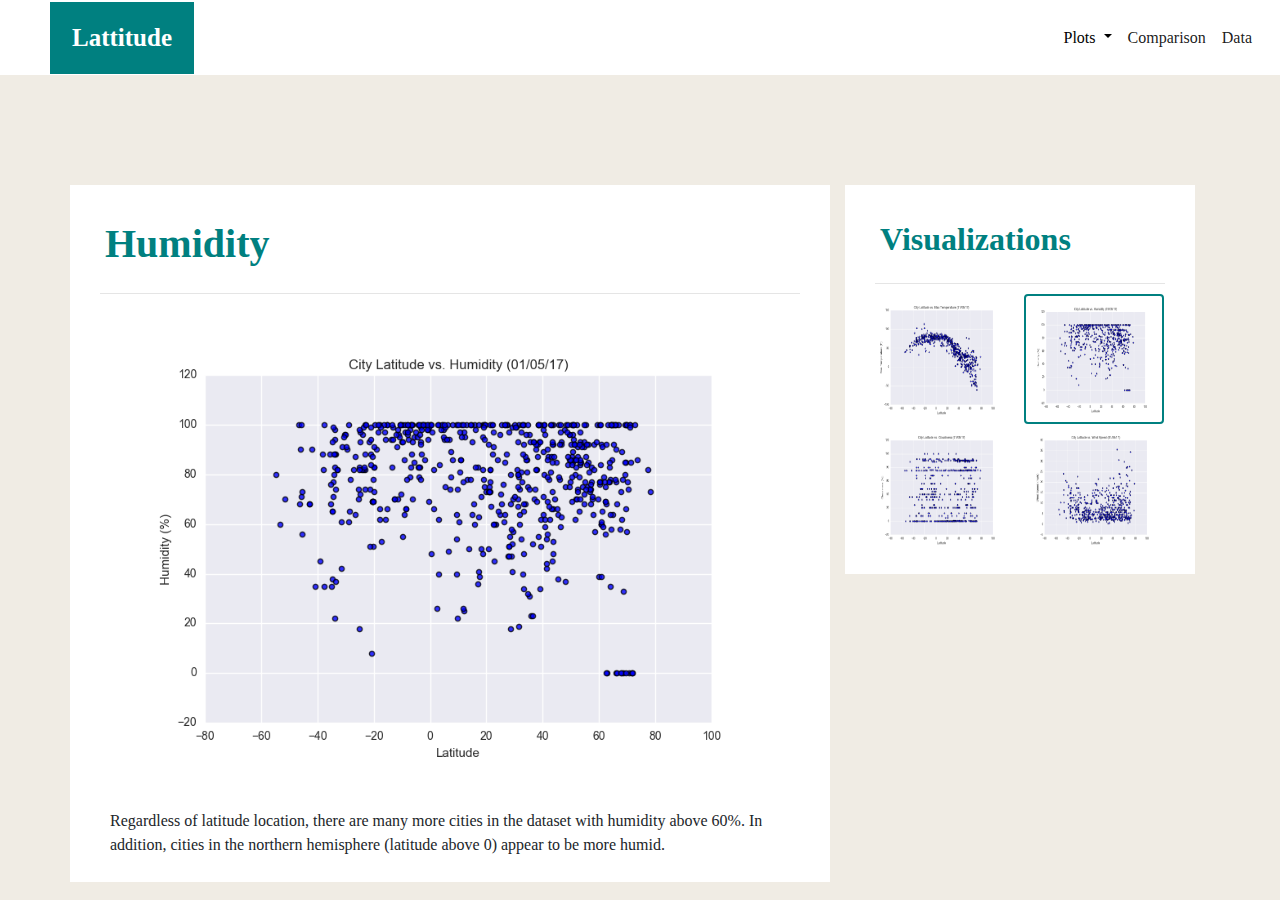
<file: Humidity_pg.html>
<!DOCTYPE html>
<html lang="en">

<head>
  <meta charset="UTF-8">
  <title>Web Challenge Assignment</title>
  <link rel="stylesheet" href="https://stackpath.bootstrapcdn.com/bootstrap/4.3.1/css/bootstrap.min.css" integrity="sha384-ggOyR0iXCbMQv3Xipma34MD+dH/1fQ784/j6cY/iJTQUOhcWr7x9JvoRxT2MZw1T" crossorigin="anonymous">
  <link rel="stylesheet" href="style.css">
</head>
<body>
  <nav class="navbar navbar-expand-lg navbar-light">
    <a class="navbar-brand" href="index.html">Lattitude</a>
    <button class="navbar-toggler" type="button" data-toggle="collapse" data-target="#navbarSupportedContent" aria-controls="navbarSupportedContent" aria-expanded="false" aria-label="Toggle navigation">
      <span class="navbar-toggler-icon"></span>
    </button>

    <div class="collapse navbar-collapse" id="navbarSupportedContent">
      <ul class="navbar-nav ml-auto">
        <li class="nav-item dropdown">
            <a class="nav-link dropdown-toggle" href="#" id="navbarDropdown" role="button" data-toggle="dropdown" aria-haspopup="true" aria-expanded="false">
              Plots
            </a>
            <div class="dropdown-menu" aria-labelledby="navbarDropdown">
              <a class="dropdown-item" href="Cloudiness_pg.html">Cloudiness</a>
              <a class="dropdown-item" href="Humidity_pg.html">Humidity</a>
              <a class="dropdown-item" href="Max_Temperature_pg.html">Max Temperature</a>
              <a class="dropdown-item" href="Wind_Speed_pg.html">Wind Speed</a>
            </div>
        </li>
        <li class="nav-item active">
          <a class="nav-link" href="Comparisons_pg.html">Comparison</a>
          <!--<span class="sr-only">(current)</span>-->
        </li>
        <li class="nav-item active">
          <a class="nav-link" href="Data_pg.html">Data</a>
        </li>
      </ul>
      </div>
 </nav>
    <div class="container">
        <div class="row">
            <!--bigger column with summary-->
            <div class="col-md-8 padding-rt max-temp">
                <h1 class="index-header">Humidity</h1>
                <hr class="line1">
                <div class="center-img">
                    <img src=".\Resources\assets\images\Fig2.png" class="rounded max-temp-img" alt="...">
                </div>
                <p class="tighter-spacing">Regardless of latitude location, there are many more cities in the dataset with humidity above 60%. In addition, cities in the northern hemisphere (latitude above 0) appear to be more humid.
                </p>
            </div>
            <!--smaller column with Visualizations-->
            <div class="col-md-4 padding-lft">
              <div class="padding">
                <h2 class="index-header2">Visualizations</h2>
                <hr class="line2">
                <div class="group-imgs">
                    <img src=".\Resources\assets\images\Fig1.png" class="rounded img-thumbnail small-imgs" alt="...">
                    <img src=".\Resources\\assets\images\Fig2.png" class="rounded img-thumbnail small-imgs selected-img" alt="...">  
                    <img src=".\Resources\\assets\images\Fig3.png" class="rounded img-thumbnail small-imgs" alt="...">
                    <img src=".\Resources\\assets\images\Fig4.png" class="rounded img-thumbnail small-imgs" alt="..."> 
                  </div>
              </div>
            </div>
        </div>
    </div>

<script src="https://code.jquery.com/jquery-3.3.1.slim.min.js" integrity="sha384-q8i/X+965DzO0rT7abK41JStQIAqVgRVzpbzo5smXKp4YfRvH+8abtTE1Pi6jizo" crossorigin="anonymous"></script>
<script src="https://cdnjs.cloudflare.com/ajax/libs/popper.js/1.14.7/umd/popper.min.js" integrity="sha384-UO2eT0CpHqdSJQ6hJty5KVphtPhzWj9WO1clHTMGa3JDZwrnQq4sF86dIHNDz0W1" crossorigin="anonymous"></script>
<script src="https://stackpath.bootstrapcdn.com/bootstrap/4.3.1/js/bootstrap.min.js" integrity="sha384-JjSmVgyd0p3pXB1rRibZUAYoIIy6OrQ6VrjIEaFf/nJGzIxFDsf4x0xIM+B07jRM" crossorigin="anonymous"></script>

</body>
</html>
</file>
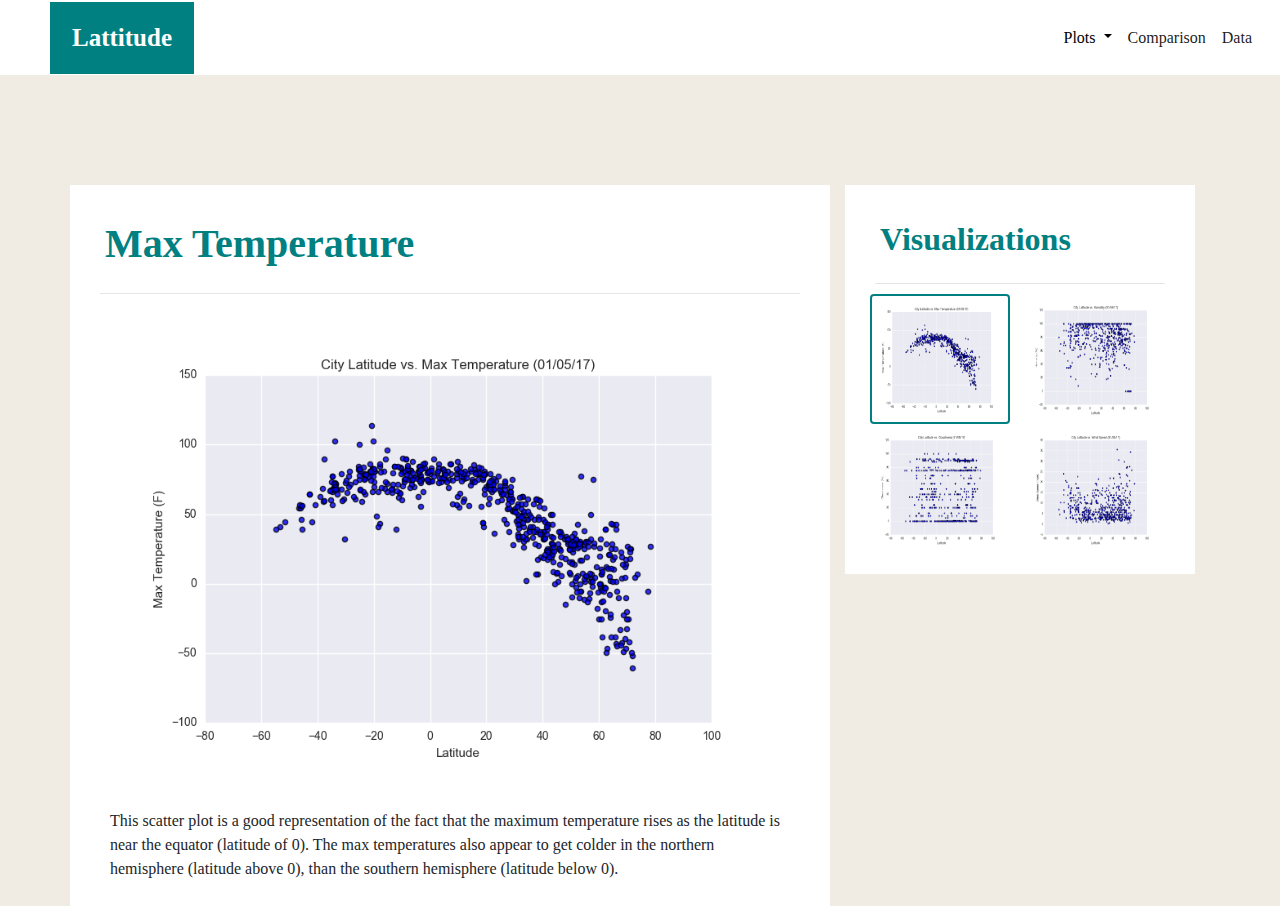
<file: Max_Temperature_pg.html>
<!DOCTYPE html>
<html lang="en">

<head>
  <meta charset="UTF-8">
  <title>Web Challenge Assignment</title>
  <link rel="stylesheet" href="https://stackpath.bootstrapcdn.com/bootstrap/4.3.1/css/bootstrap.min.css" integrity="sha384-ggOyR0iXCbMQv3Xipma34MD+dH/1fQ784/j6cY/iJTQUOhcWr7x9JvoRxT2MZw1T" crossorigin="anonymous">
  <link rel="stylesheet" href="style.css">
</head>
<body>
  <nav class="navbar navbar-expand-lg navbar-light">
    <a class="navbar-brand" href="index.html">Lattitude</a>
    <button class="navbar-toggler" type="button" data-toggle="collapse" data-target="#navbarSupportedContent" aria-controls="navbarSupportedContent" aria-expanded="false" aria-label="Toggle navigation">
      <span class="navbar-toggler-icon"></span>
    </button>

    <div class="collapse navbar-collapse" id="navbarSupportedContent">
      <ul class="navbar-nav ml-auto">
        <li class="nav-item dropdown">
            <a class="nav-link dropdown-toggle" href="#" id="navbarDropdown" role="button" data-toggle="dropdown" aria-haspopup="true" aria-expanded="false">
              Plots
            </a>
            <div class="dropdown-menu" aria-labelledby="navbarDropdown">
              <a class="dropdown-item" href="Cloudiness_pg.html">Cloudiness</a>
              <a class="dropdown-item" href="Humidity_pg.html">Humidity</a>
              <a class="dropdown-item" href="Max_Temperature_pg.html">Max Temperature</a>
              <a class="dropdown-item" href="Wind_Speed_pg.html">Wind Speed</a>
            </div>
        </li>
        <li class="nav-item active">
          <a class="nav-link" href="Comparisons_pg.html">Comparison</a>
          <!--<span class="sr-only">(current)</span>-->
        </li>
        <li class="nav-item active">
          <a class="nav-link" href="Data_pg.html">Data</a>
        </li>
      </ul>
      </div>
 </nav>
    <div class="container">
        <div class="row">
            <!--bigger column with summary-->
            <div class="col-md-8 padding-rt max-temp">
                <h1 class="index-header">Max Temperature</h1>
                <hr class="line1">
                <div class="center-img">
                    <img src=".\Resources\assets\images\Fig1.png" class="rounded max-temp-img" alt="...">
                </div>
                <p class="tighter-spacing">This scatter plot is a good representation of the fact that the maximum temperature rises as the latitude is near the equator (latitude of 0). The max temperatures also appear to get colder in the northern hemisphere (latitude above 0), than the southern hemisphere (latitude below 0).
                </p>
            </div>
            <!--smaller column with Visualizations-->
            <div class="col-md-4 padding-lft">
              <div class="padding">
                <h2 class="index-header2">Visualizations</h2>
                <hr class="line2">
                <div class="group-imgs">
                    <img src=".\Resources\assets\images\Fig1.png" class="rounded img-thumbnail small-imgs selected-img" alt="...">
                    <img src=".\Resources\\assets\images\Fig2.png" class="rounded img-thumbnail small-imgs" alt="...">  
                    <img src=".\Resources\\assets\images\Fig3.png" class="rounded img-thumbnail small-imgs" alt="...">
                    <img src=".\Resources\\assets\images\Fig4.png" class="rounded img-thumbnail small-imgs" alt="..."> 
                  </div>
              </div>
            </div>
        </div>
    </div>

<script src="https://code.jquery.com/jquery-3.3.1.slim.min.js" integrity="sha384-q8i/X+965DzO0rT7abK41JStQIAqVgRVzpbzo5smXKp4YfRvH+8abtTE1Pi6jizo" crossorigin="anonymous"></script>
<script src="https://cdnjs.cloudflare.com/ajax/libs/popper.js/1.14.7/umd/popper.min.js" integrity="sha384-UO2eT0CpHqdSJQ6hJty5KVphtPhzWj9WO1clHTMGa3JDZwrnQq4sF86dIHNDz0W1" crossorigin="anonymous"></script>
<script src="https://stackpath.bootstrapcdn.com/bootstrap/4.3.1/js/bootstrap.min.js" integrity="sha384-JjSmVgyd0p3pXB1rRibZUAYoIIy6OrQ6VrjIEaFf/nJGzIxFDsf4x0xIM+B07jRM" crossorigin="anonymous"></script>

</body>
</html>
</file>
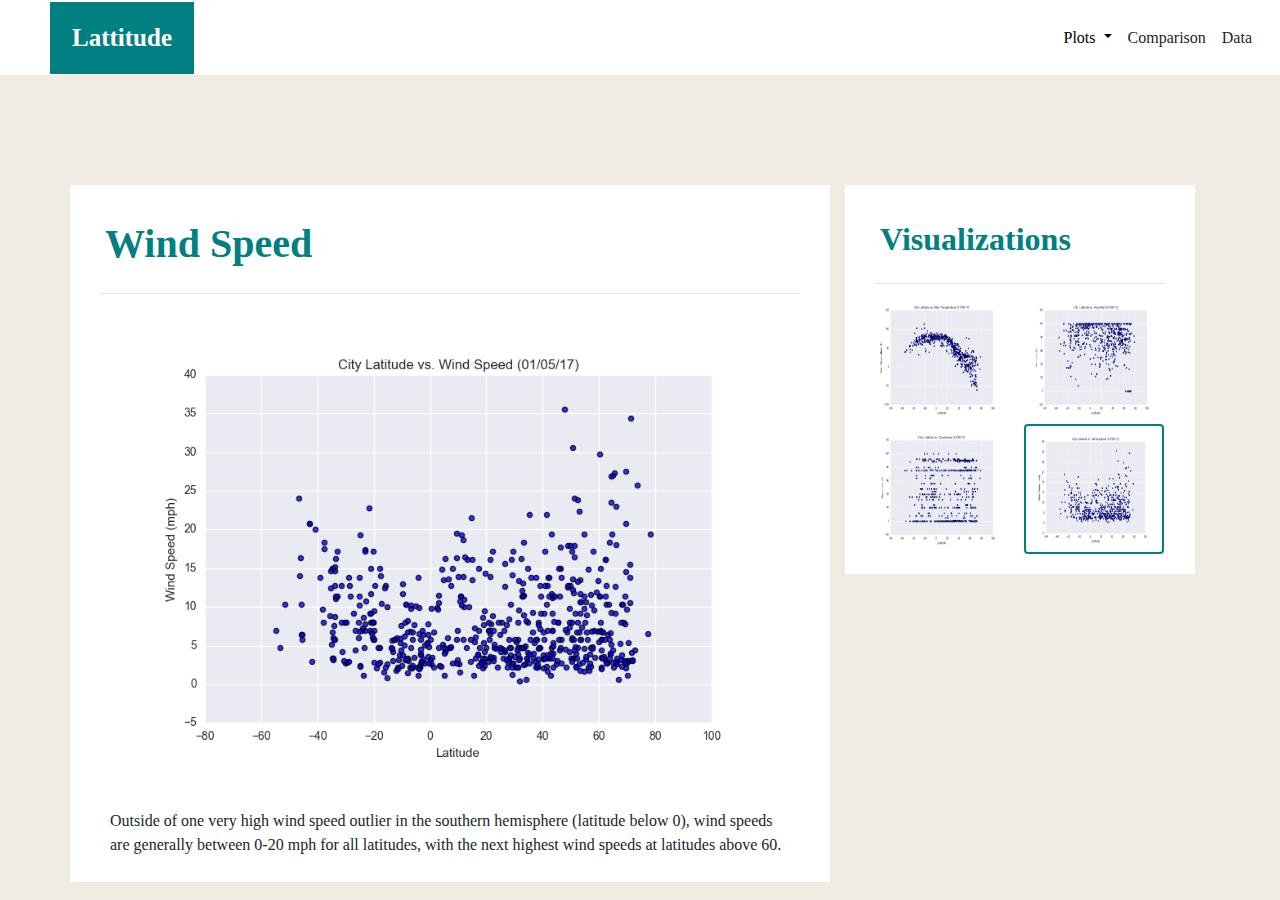
<file: Wind_Speed_pg.html>
<!DOCTYPE html>
<html lang="en">

<head>
  <meta charset="UTF-8">
  <title>Web Challenge Assignment</title>
  <link rel="stylesheet" href="https://stackpath.bootstrapcdn.com/bootstrap/4.3.1/css/bootstrap.min.css" integrity="sha384-ggOyR0iXCbMQv3Xipma34MD+dH/1fQ784/j6cY/iJTQUOhcWr7x9JvoRxT2MZw1T" crossorigin="anonymous">
  <link rel="stylesheet" href="style.css">
</head>
<body>
  <nav class="navbar navbar-expand-lg navbar-light">
    <a class="navbar-brand" href="index.html">Lattitude</a>
    <button class="navbar-toggler" type="button" data-toggle="collapse" data-target="#navbarSupportedContent" aria-controls="navbarSupportedContent" aria-expanded="false" aria-label="Toggle navigation">
      <span class="navbar-toggler-icon"></span>
    </button>

    <div class="collapse navbar-collapse" id="navbarSupportedContent">
      <ul class="navbar-nav ml-auto">
        <li class="nav-item dropdown">
            <a class="nav-link dropdown-toggle" href="#" id="navbarDropdown" role="button" data-toggle="dropdown" aria-haspopup="true" aria-expanded="false">
              Plots
            </a>
            <div class="dropdown-menu" aria-labelledby="navbarDropdown">
              <a class="dropdown-item" href="Cloudiness_pg.html">Cloudiness</a>
              <a class="dropdown-item" href="Humidity_pg.html">Humidity</a>
              <a class="dropdown-item" href="Max_Temperature_pg.html">Max Temperature</a>
              <a class="dropdown-item" href="Wind_Speed_pg.html">Wind Speed</a>
            </div>
        </li>
        <li class="nav-item active">
          <a class="nav-link" href="Comparisons_pg.html">Comparison</a>
          <!--<span class="sr-only">(current)</span>-->
        </li>
        <li class="nav-item active">
          <a class="nav-link" href="Data_pg.html">Data</a>
        </li>
      </ul>
      </div>
 </nav>
    <div class="container">
        <div class="row">
            <!--bigger column with summary-->
            <div class="col-md-8 padding-rt max-temp">
                <h1 class="index-header">Wind Speed</h1>
                <hr class="line1">
                <div class="center-img">
                    <img src=".\Resources\assets\images\Fig4.png" class="rounded max-temp-img" alt="...">
                </div>
                <p class="tighter-spacing">Outside of one very high wind speed outlier in the southern hemisphere (latitude below 0), wind speeds are generally between 0-20 mph for all latitudes, with the next highest wind speeds at latitudes above 60.
                </p>
            </div>
            <!--smaller column with Visualizations-->
            <div class="col-md-4 padding-lft">
              <div class="padding">
                <h2 class="index-header2">Visualizations</h2>
                <hr class="line2">
                <div class="group-imgs">
                    <img src=".\Resources\assets\images\Fig1.png" class="rounded img-thumbnail small-imgs" alt="...">
                    <img src=".\Resources\\assets\images\Fig2.png" class="rounded img-thumbnail small-imgs" alt="...">  
                    <img src=".\Resources\\assets\images\Fig3.png" class="rounded img-thumbnail small-imgs" alt="...">
                    <img src=".\Resources\\assets\images\Fig4.png" class="rounded img-thumbnail small-imgs selected-img" alt="..."> 
                  </div>
              </div>
            </div>
        </div>
    </div>

<script src="https://code.jquery.com/jquery-3.3.1.slim.min.js" integrity="sha384-q8i/X+965DzO0rT7abK41JStQIAqVgRVzpbzo5smXKp4YfRvH+8abtTE1Pi6jizo" crossorigin="anonymous"></script>
<script src="https://cdnjs.cloudflare.com/ajax/libs/popper.js/1.14.7/umd/popper.min.js" integrity="sha384-UO2eT0CpHqdSJQ6hJty5KVphtPhzWj9WO1clHTMGa3JDZwrnQq4sF86dIHNDz0W1" crossorigin="anonymous"></script>
<script src="https://stackpath.bootstrapcdn.com/bootstrap/4.3.1/js/bootstrap.min.js" integrity="sha384-JjSmVgyd0p3pXB1rRibZUAYoIIy6OrQ6VrjIEaFf/nJGzIxFDsf4x0xIM+B07jRM" crossorigin="anonymous"></script>

</body>
</html>
</file>
<file: style.css>
.navbar-brand{
    background-color: teal;
    padding: 22px;
    margin-left: 50px;
    font-weight: bolder;
    line-height: normal;
    font-size: 25px;
}
#navbarSupportedContent{background-color: white;}
.nav-item {align-self: right;}
.navbar-light .navbar-brand {color: white;}
.navbar {
    padding: 0;
    height: 75px;
    background-color: white;
}
#navbarDropdown {color: black}
.ml-auto {margin-right: 20px;}
.container {
    align-content: center;
    padding-top: 30px;
    margin-top: 50px;
}
.img-thumbnail {
    width: 800px;
    height: auto;
    border: none;
    background-color: white;
}
.row {padding-top: 30px;}
.index-header {
    padding: 20px;
    padding-bottom: 0px;
    background-color: white;
    font-weight: bolder;
    color: teal;
}
.index-header2 {
    background-color: white;
    color: teal;
    padding: 15px;
    font-weight: bolder;
}
body {
    background-color: rgb(240, 236, 228);
    font-family: Calibri;
}
.wrap-img {
    float: top left;
    margin-top: 20px;
    margin-left: 20px;
    height: 150px;
    width: 200px;
    margin-right: 30px;
}
.small-imgs {
    width: 140px;
    height: 130px;
    margin-left: 5px;
    margin-right: 5px;
}
.group-imgs{align-items: center;}
.padding {
    padding: 20px;
    background-color: white;
}
.padding-rt {padding-right: 15px;}
p {
    margin: 25px;
    padding-top: 15px;
}
p.tighter-spacing {
    margin-top: 10px;
    padding: 0;
}
.line1 {
    margin-top: 25px;
    margin-left: 15px;
    margin-right: 15px;
}
.line2 {margin: 10px;}
.comparison-img {
    max-width: 500px;
    max-height: 425px;
    margin: 25px;
    margin-top: 5px;
    margin-left: auto;
    margin-right: auto;
}
.comparison-row {background-color: white;}
.data-column {background-color: white;}
.data-table {background-color: white;}
th {
    text-align: left;
    padding: 5px;
    border: none;
    padding-left: 10px;
}
td {
    padding: 5px;
    border-left: none;
    border-right: none;
}
.dataframe {
    border:none;
    margin-left: 15px;
    margin-right: 15px;
    width: 98%;
}
tr:nth-child(even) {background: rgb(240, 236, 228)}
.selected-img {border: 2px solid teal;}
.max-temp {
    background: white;
    padding-top: 15px;
}
.max-temp-img {
    max-width:95%;
    padding: 20px;
}
.center-img{text-align:center;}
</file>
